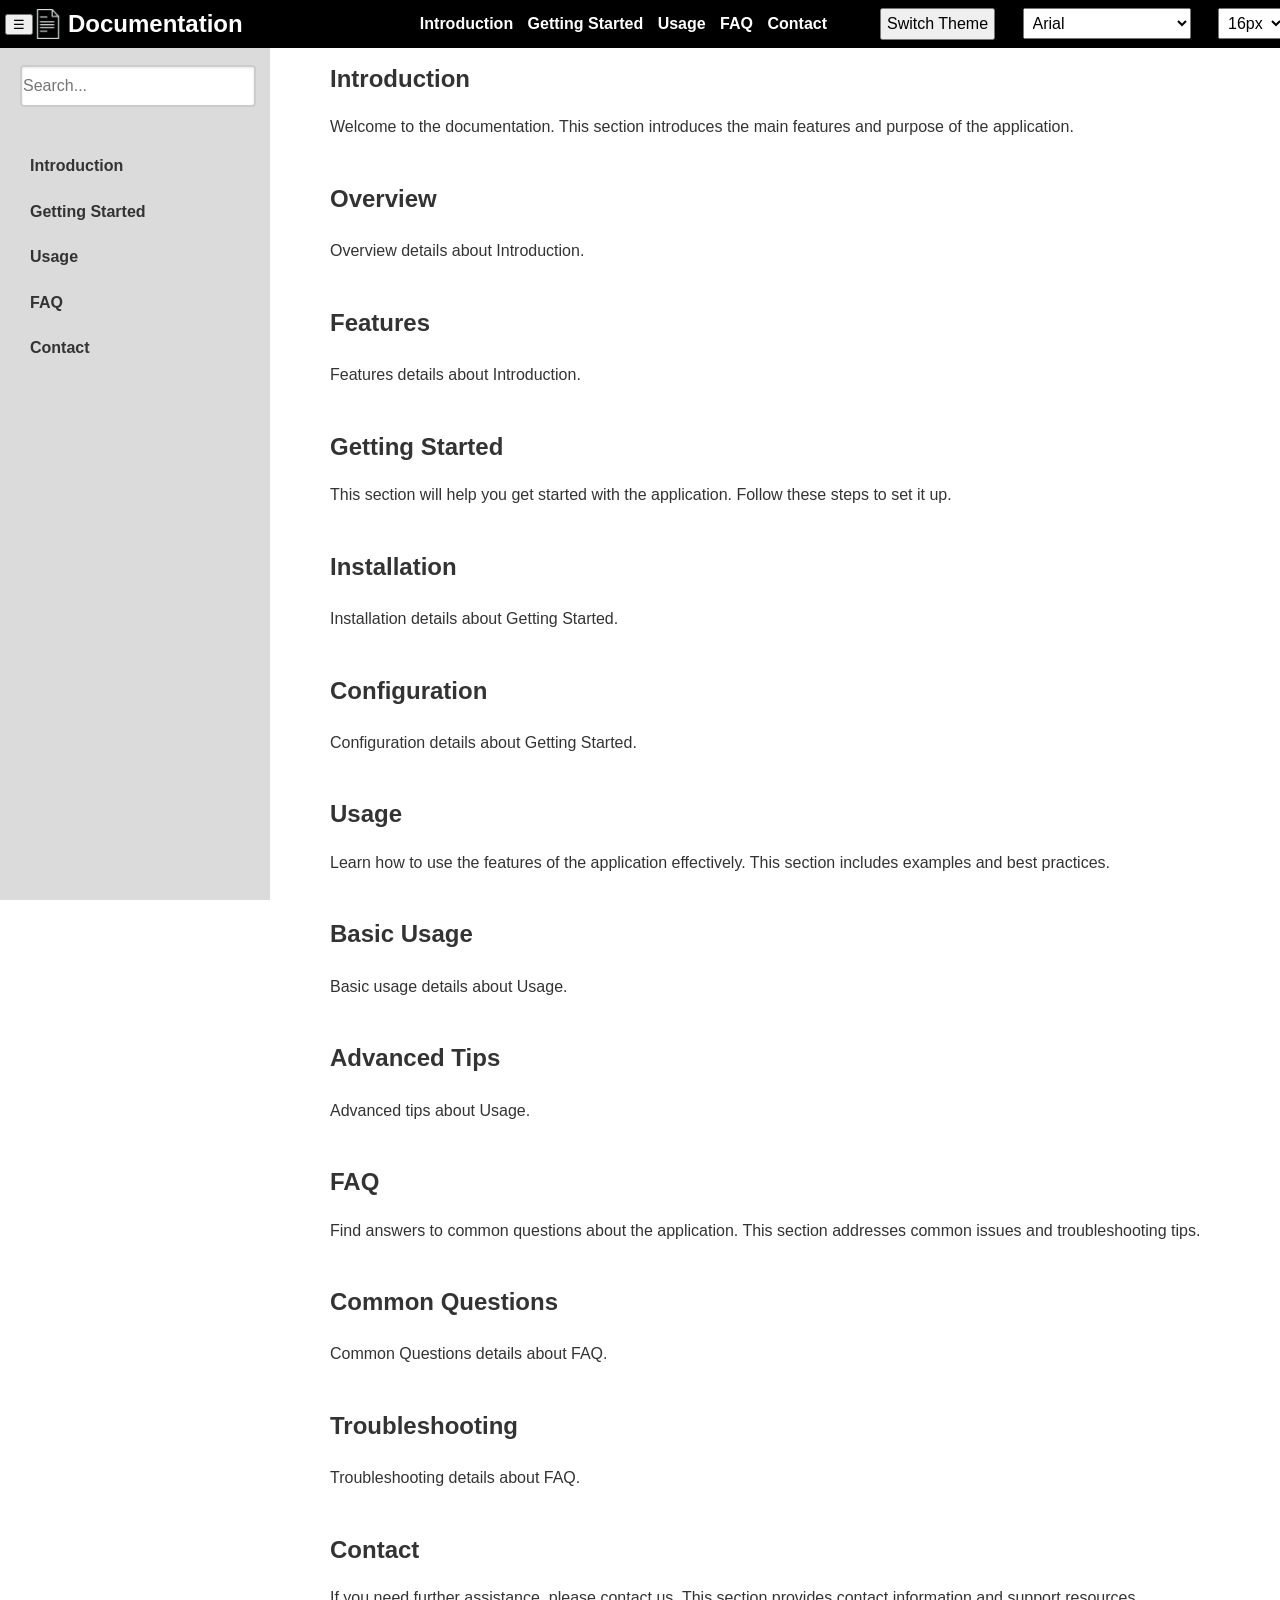
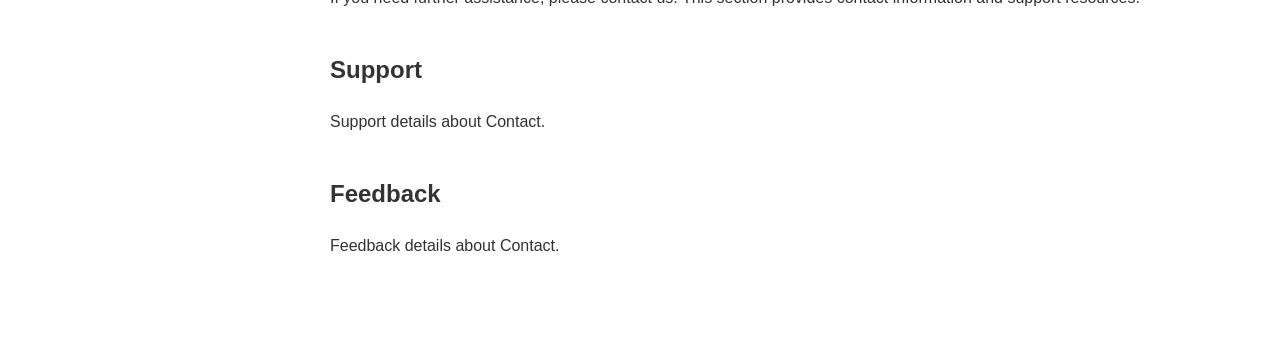
<file: index.html>
<!DOCTYPE html>
<html lang="en">
<head>
    <meta charset="UTF-8">
    <meta name="viewport" content="width=device-width, initial-scale=1.0">
    <title>Documentation</title>
    <link rel="stylesheet" href="styles.css">
</head>
<body class="light-theme">
    <header class="top-nav">
        <button class="sidebar-toggle" id="sidebarToggle">☰</button>
        <div class="logo">
            <img src="logo.png" alt="Logo" class="logo-img">
            <h1>Documentation</h1>
        </div>
        <nav class="top-nav-links">
            <a href="#section1">Introduction</a>
            <a href="#section2">Getting Started</a>
            <a href="#section3">Usage</a>
            <a href="#section4">FAQ</a>
            <a href="#section5">Contact</a>
        </nav>
        <div class="settings">
            <button id="themeToggle">Switch Theme</button>
            <select id="fontSelector">
                <option value="Arial, sans-serif">Arial</option>
                <option value="'Courier New', monospace">Courier New</option>
                <option value="'Georgia', serif">Georgia</option>
                <option value="'Times New Roman', serif">Times New Roman</option>
                <option value="'Verdana', sans-serif">Verdana</option>
            </select>
            <select id="fontSizeSelector">
                <option value="16px">16px</option>
                <option value="18px">18px</option>
                <option value="20px">20px</option>
                <option value="22px">22px</option>
                <option value="24px">24px</option>
            </select>
        </div>
    </header>
    <div class="container">
        <aside class="sidebar" id="sidebar">
            <input type="text" id="searchBox" placeholder="Search...">
            <nav>
                <ul id="navList">
                    <li>
                        <a href="#section1">Introduction</a>
                        <ul class="nested">
                            <li><a href="#section1.1">Overview</a></li>
                            <li><a href="#section1.2">Features</a></li>
                        </ul>
                    </li>
                    <li>
                        <a href="#section2">Getting Started</a>
                        <ul class="nested">
                            <li><a href="#section2.1">Installation</a></li>
                            <li><a href="#section2.2">Configuration</a></li>
                        </ul>
                    </li>
                    <li>
                        <a href="#section3">Usage</a>
                        <ul class="nested">
                            <li><a href="#section3.1">Basic Usage</a></li>
                            <li><a href="#section3.2">Advanced Tips</a></li>
                        </ul>
                    </li>
                    <li>
                        <a href="#section4">FAQ</a>
                        <ul class="nested">
                            <li><a href="#section4.1">Common Questions</a></li>
                            <li><a href="#section4.2">Troubleshooting</a></li>
                        </ul>
                    </li>
                    <li>
                        <a href="#section5">Contact</a>
                        <ul class="nested">
                            <li><a href="#section5.1">Support</a></li>
                            <li><a href="#section5.2">Feedback</a></li>
                        </ul>
                    </li>
                </ul>
            </nav>
        </aside>
        <main class="content" id="content">
            <section id="section1">
                <h1>Introduction</h1>
                <p>Welcome to the documentation. This section introduces the main features and purpose of the application.</p>
            </section>
            <section id="section1.1">
                <h2>Overview</h2>
                <p>Overview details about Introduction.</p>
            </section>
            <section id="section1.2">
                <h2>Features</h2>
                <p>Features details about Introduction.</p>
            </section>
            <section id="section2">
                <h1>Getting Started</h1>
                <p>This section will help you get started with the application. Follow these steps to set it up.</p>
            </section>
            <section id="section2.1">
                <h2>Installation</h2>
                <p>Installation details about Getting Started.</p>
            </section>
            <section id="section2.2">
                <h2>Configuration</h2>
                <p>Configuration details about Getting Started.</p>
            </section>
            <section id="section3">
                <h1>Usage</h1>
                <p>Learn how to use the features of the application effectively. This section includes examples and best practices.</p>
            </section>
            <section id="section3.1">
                <h2>Basic Usage</h2>
                <p>Basic usage details about Usage.</p>
            </section>
            <section id="section3.2">
                <h2>Advanced Tips</h2>
                <p>Advanced tips about Usage.</p>
            </section>
            <section id="section4">
                <h1>FAQ</h1>
                <p>Find answers to common questions about the application. This section addresses common issues and troubleshooting tips.</p>
            </section>
            <section id="section4.1">
                <h2>Common Questions</h2>
                <p>Common Questions details about FAQ.</p>
            </section>
            <section id="section4.2">
                <h2>Troubleshooting</h2>
                <p>Troubleshooting details about FAQ.</p>
            </section>
            <section id="section5">
                <h1>Contact</h1>
                <p>If you need further assistance, please contact us. This section provides contact information and support resources.</p>
            </section>
            <section id="section5.1">
                <h2>Support</h2>
                <p>Support details about Contact.</p>
            </section>
            <section id="section5.2">
                <h2>Feedback</h2>
                <p>Feedback details about Contact.</p>
            </section>
        </main>
    </div>
    <script src="scripts.js"></script>
</body>
</html>
</file>
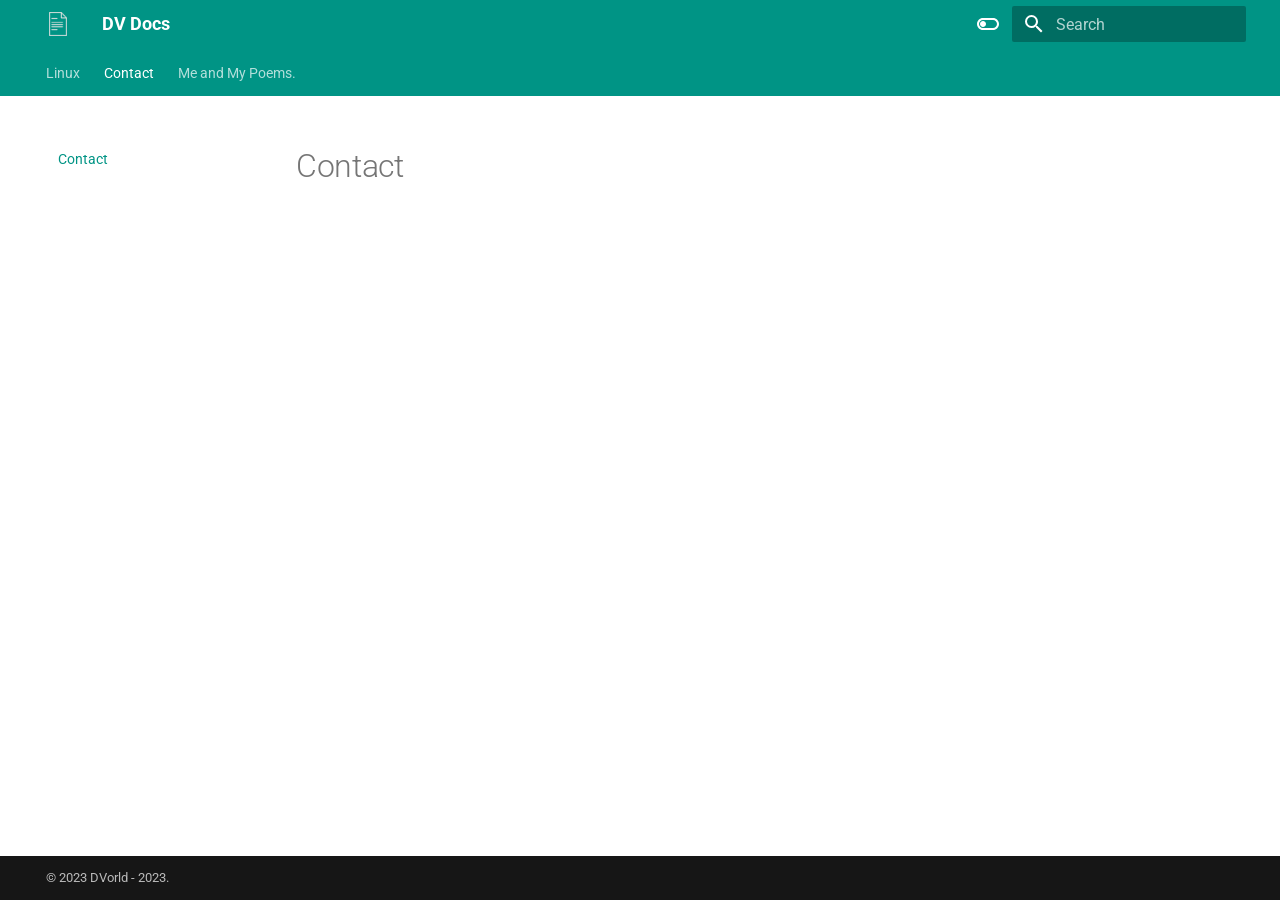
<file: Contact/index.html>
<!doctype html>
<html lang="en" class="no-js">
  <head>
    
      <meta charset="utf-8">
      <meta name="viewport" content="width=device-width,initial-scale=1">
      
      
      
        <link rel="canonical" href="https://dvorld.github.io/Contact/">
      
      
        <link rel="prev" href="..">
      
      
        <link rel="next" href="../My%20Poems/">
      
      
      <link rel="icon" href="../assets/images/favicon.png">
      <meta name="generator" content="mkdocs-1.5.3, mkdocs-material-9.4.4">
    
    
      
        <title>Contact - DV Docs</title>
      
    
    
      <link rel="stylesheet" href="../assets/stylesheets/main.bd3936ea.min.css">
      
        
        <link rel="stylesheet" href="../assets/stylesheets/palette.356b1318.min.css">
      
      


    
    
      
    
    
      
        
        
        <link rel="preconnect" href="https://fonts.gstatic.com" crossorigin>
        <link rel="stylesheet" href="https://fonts.googleapis.com/css?family=Roboto:300,300i,400,400i,700,700i%7CRoboto+Mono:400,400i,700,700i&display=fallback">
        <style>:root{--md-text-font:"Roboto";--md-code-font:"Roboto Mono"}</style>
      
    
    
    <script>__md_scope=new URL("..",location),__md_hash=e=>[...e].reduce((e,_)=>(e<<5)-e+_.charCodeAt(0),0),__md_get=(e,_=localStorage,t=__md_scope)=>JSON.parse(_.getItem(t.pathname+"."+e)),__md_set=(e,_,t=localStorage,a=__md_scope)=>{try{t.setItem(a.pathname+"."+e,JSON.stringify(_))}catch(e){}}</script>
    
      

    
    
    
  </head>
  
  
    
    
      
    
    
    
    
    <body dir="ltr" data-md-color-scheme="default" data-md-color-primary="teal" data-md-color-accent="purple">
  
    
    
      <script>var palette=__md_get("__palette");if(palette&&"object"==typeof palette.color)for(var key of Object.keys(palette.color))document.body.setAttribute("data-md-color-"+key,palette.color[key])</script>
    
    <input class="md-toggle" data-md-toggle="drawer" type="checkbox" id="__drawer" autocomplete="off">
    <input class="md-toggle" data-md-toggle="search" type="checkbox" id="__search" autocomplete="off">
    <label class="md-overlay" for="__drawer"></label>
    <div data-md-component="skip">
      
    </div>
    <div data-md-component="announce">
      
    </div>
    
    
      

<header class="md-header" data-md-component="header">
  <nav class="md-header__inner md-grid" aria-label="Header">
    <a href=".." title="DV Docs" class="md-header__button md-logo" aria-label="DV Docs" data-md-component="logo">
      
  <img src="../logo.png" alt="logo">

    </a>
    <label class="md-header__button md-icon" for="__drawer">
      
      <svg xmlns="http://www.w3.org/2000/svg" viewBox="0 0 24 24"><path d="M3 6h18v2H3V6m0 5h18v2H3v-2m0 5h18v2H3v-2Z"/></svg>
    </label>
    <div class="md-header__title" data-md-component="header-title">
      <div class="md-header__ellipsis">
        <div class="md-header__topic">
          <span class="md-ellipsis">
            DV Docs
          </span>
        </div>
        <div class="md-header__topic" data-md-component="header-topic">
          <span class="md-ellipsis">
            
              Contact
            
          </span>
        </div>
      </div>
    </div>
    
      
        <form class="md-header__option" data-md-component="palette">
  
    
    
    
    <input class="md-option" data-md-color-media="" data-md-color-scheme="default" data-md-color-primary="teal" data-md-color-accent="purple"  aria-label="Switch to dark mode"  type="radio" name="__palette" id="__palette_1">
    
      <label class="md-header__button md-icon" title="Switch to dark mode" for="__palette_2" hidden>
        <svg xmlns="http://www.w3.org/2000/svg" viewBox="0 0 24 24"><path d="M17 6H7c-3.31 0-6 2.69-6 6s2.69 6 6 6h10c3.31 0 6-2.69 6-6s-2.69-6-6-6zm0 10H7c-2.21 0-4-1.79-4-4s1.79-4 4-4h10c2.21 0 4 1.79 4 4s-1.79 4-4 4zM7 9c-1.66 0-3 1.34-3 3s1.34 3 3 3 3-1.34 3-3-1.34-3-3-3z"/></svg>
      </label>
    
  
    
    
    
    <input class="md-option" data-md-color-media="" data-md-color-scheme="slate" data-md-color-primary="teal" data-md-color-accent="lime"  aria-label="Switch to light mode"  type="radio" name="__palette" id="__palette_2">
    
      <label class="md-header__button md-icon" title="Switch to light mode" for="__palette_1" hidden>
        <svg xmlns="http://www.w3.org/2000/svg" viewBox="0 0 24 24"><path d="M17 7H7a5 5 0 0 0-5 5 5 5 0 0 0 5 5h10a5 5 0 0 0 5-5 5 5 0 0 0-5-5m0 8a3 3 0 0 1-3-3 3 3 0 0 1 3-3 3 3 0 0 1 3 3 3 3 0 0 1-3 3Z"/></svg>
      </label>
    
  
</form>
      
    
    
    
      <label class="md-header__button md-icon" for="__search">
        
        <svg xmlns="http://www.w3.org/2000/svg" viewBox="0 0 24 24"><path d="M9.5 3A6.5 6.5 0 0 1 16 9.5c0 1.61-.59 3.09-1.56 4.23l.27.27h.79l5 5-1.5 1.5-5-5v-.79l-.27-.27A6.516 6.516 0 0 1 9.5 16 6.5 6.5 0 0 1 3 9.5 6.5 6.5 0 0 1 9.5 3m0 2C7 5 5 7 5 9.5S7 14 9.5 14 14 12 14 9.5 12 5 9.5 5Z"/></svg>
      </label>
      <div class="md-search" data-md-component="search" role="dialog">
  <label class="md-search__overlay" for="__search"></label>
  <div class="md-search__inner" role="search">
    <form class="md-search__form" name="search">
      <input type="text" class="md-search__input" name="query" aria-label="Search" placeholder="Search" autocapitalize="off" autocorrect="off" autocomplete="off" spellcheck="false" data-md-component="search-query" required>
      <label class="md-search__icon md-icon" for="__search">
        
        <svg xmlns="http://www.w3.org/2000/svg" viewBox="0 0 24 24"><path d="M9.5 3A6.5 6.5 0 0 1 16 9.5c0 1.61-.59 3.09-1.56 4.23l.27.27h.79l5 5-1.5 1.5-5-5v-.79l-.27-.27A6.516 6.516 0 0 1 9.5 16 6.5 6.5 0 0 1 3 9.5 6.5 6.5 0 0 1 9.5 3m0 2C7 5 5 7 5 9.5S7 14 9.5 14 14 12 14 9.5 12 5 9.5 5Z"/></svg>
        
        <svg xmlns="http://www.w3.org/2000/svg" viewBox="0 0 24 24"><path d="M20 11v2H8l5.5 5.5-1.42 1.42L4.16 12l7.92-7.92L13.5 5.5 8 11h12Z"/></svg>
      </label>
      <nav class="md-search__options" aria-label="Search">
        
        <button type="reset" class="md-search__icon md-icon" title="Clear" aria-label="Clear" tabindex="-1">
          
          <svg xmlns="http://www.w3.org/2000/svg" viewBox="0 0 24 24"><path d="M19 6.41 17.59 5 12 10.59 6.41 5 5 6.41 10.59 12 5 17.59 6.41 19 12 13.41 17.59 19 19 17.59 13.41 12 19 6.41Z"/></svg>
        </button>
      </nav>
      
        <div class="md-search__suggest" data-md-component="search-suggest"></div>
      
    </form>
    <div class="md-search__output">
      <div class="md-search__scrollwrap" data-md-scrollfix>
        <div class="md-search-result" data-md-component="search-result">
          <div class="md-search-result__meta">
            Initializing search
          </div>
          <ol class="md-search-result__list" role="presentation"></ol>
        </div>
      </div>
    </div>
  </div>
</div>
    
    
  </nav>
  
</header>
    
    <div class="md-container" data-md-component="container">
      
      
        
          
            
<nav class="md-tabs" aria-label="Tabs" data-md-component="tabs">
  <div class="md-grid">
    <ul class="md-tabs__list">
      
        
  
  
  
    <li class="md-tabs__item">
      <a href=".." class="md-tabs__link">
        
  
    
  
  Linux

      </a>
    </li>
  

      
        
  
  
    
  
  
    <li class="md-tabs__item md-tabs__item--active">
      <a href="./" class="md-tabs__link">
        
  
    
  
  Contact

      </a>
    </li>
  

      
        
  
  
  
    <li class="md-tabs__item">
      <a href="../My%20Poems/" class="md-tabs__link">
        
  
    
  
  Me and My Poems.

      </a>
    </li>
  

      
    </ul>
  </div>
</nav>
          
        
      
      <main class="md-main" data-md-component="main">
        <div class="md-main__inner md-grid">
          
            
              
              <div class="md-sidebar md-sidebar--primary" data-md-component="sidebar" data-md-type="navigation" >
                <div class="md-sidebar__scrollwrap">
                  <div class="md-sidebar__inner">
                    


  


  

<nav class="md-nav md-nav--primary md-nav--lifted md-nav--integrated" aria-label="Navigation" data-md-level="0">
  <label class="md-nav__title" for="__drawer">
    <a href=".." title="DV Docs" class="md-nav__button md-logo" aria-label="DV Docs" data-md-component="logo">
      
  <img src="../logo.png" alt="logo">

    </a>
    DV Docs
  </label>
  
  <ul class="md-nav__list" data-md-scrollfix>
    
      
      
  
  
  
    <li class="md-nav__item">
      <a href=".." class="md-nav__link">
        
  
  <span class="md-ellipsis">
    Linux
  </span>
  

      </a>
    </li>
  

    
      
      
  
  
    
  
  
    <li class="md-nav__item md-nav__item--active">
      
      <input class="md-nav__toggle md-toggle" type="checkbox" id="__toc">
      
      
      
      <a href="./" class="md-nav__link md-nav__link--active">
        
  
  <span class="md-ellipsis">
    Contact
  </span>
  

      </a>
      
    </li>
  

    
      
      
  
  
  
    <li class="md-nav__item">
      <a href="../My%20Poems/" class="md-nav__link">
        
  
  <span class="md-ellipsis">
    Me and My Poems.
  </span>
  

      </a>
    </li>
  

    
  </ul>
</nav>
                  </div>
                </div>
              </div>
            
            
          
          
            <div class="md-content" data-md-component="content">
              <article class="md-content__inner md-typeset">
                
                  


  <h1>Contact</h1>







                
              </article>
            </div>
          
          
  <script>var tabs=__md_get("__tabs");if(Array.isArray(tabs))e:for(var set of document.querySelectorAll(".tabbed-set")){var tab,labels=set.querySelector(".tabbed-labels");for(tab of tabs)for(var label of labels.getElementsByTagName("label"))if(label.innerText.trim()===tab){var input=document.getElementById(label.htmlFor);input.checked=!0;continue e}}</script>

        </div>
        
          <button type="button" class="md-top md-icon" data-md-component="top" hidden>
  
  <svg xmlns="http://www.w3.org/2000/svg" viewBox="0 0 24 24"><path d="M13 20h-2V8l-5.5 5.5-1.42-1.42L12 4.16l7.92 7.92-1.42 1.42L13 8v12Z"/></svg>
  Back to top
</button>
        
      </main>
      
        <footer class="md-footer">
  
  <div class="md-footer-meta md-typeset">
    <div class="md-footer-meta__inner md-grid">
      <div class="md-copyright">
  
    <div class="md-copyright__highlight">
      &copy; 2023 <a href="https://github.com/"  target="_blank" rel="noopener">DVorld - 2023.</a>
    </div>
  
  
</div>
      
    </div>
  </div>
</footer>
      
    </div>
    <div class="md-dialog" data-md-component="dialog">
      <div class="md-dialog__inner md-typeset"></div>
    </div>
    
    
    <script id="__config" type="application/json">{"base": "..", "features": ["navigation.tabs", "navigation.sections", "toc.integrate", "navigation.top", "search.suggest", "search.highlight", "content.tabs.link", "content.code.annotation", "content.code.copy"], "search": "../assets/javascripts/workers/search.f886a092.min.js", "translations": {"clipboard.copied": "Copied to clipboard", "clipboard.copy": "Copy to clipboard", "search.result.more.one": "1 more on this page", "search.result.more.other": "# more on this page", "search.result.none": "No matching documents", "search.result.one": "1 matching document", "search.result.other": "# matching documents", "search.result.placeholder": "Type to start searching", "search.result.term.missing": "Missing", "select.version": "Select version"}}</script>
    
    
      <script src="../assets/javascripts/bundle.94c44541.min.js"></script>
      
    
  </body>
</html>
</file>
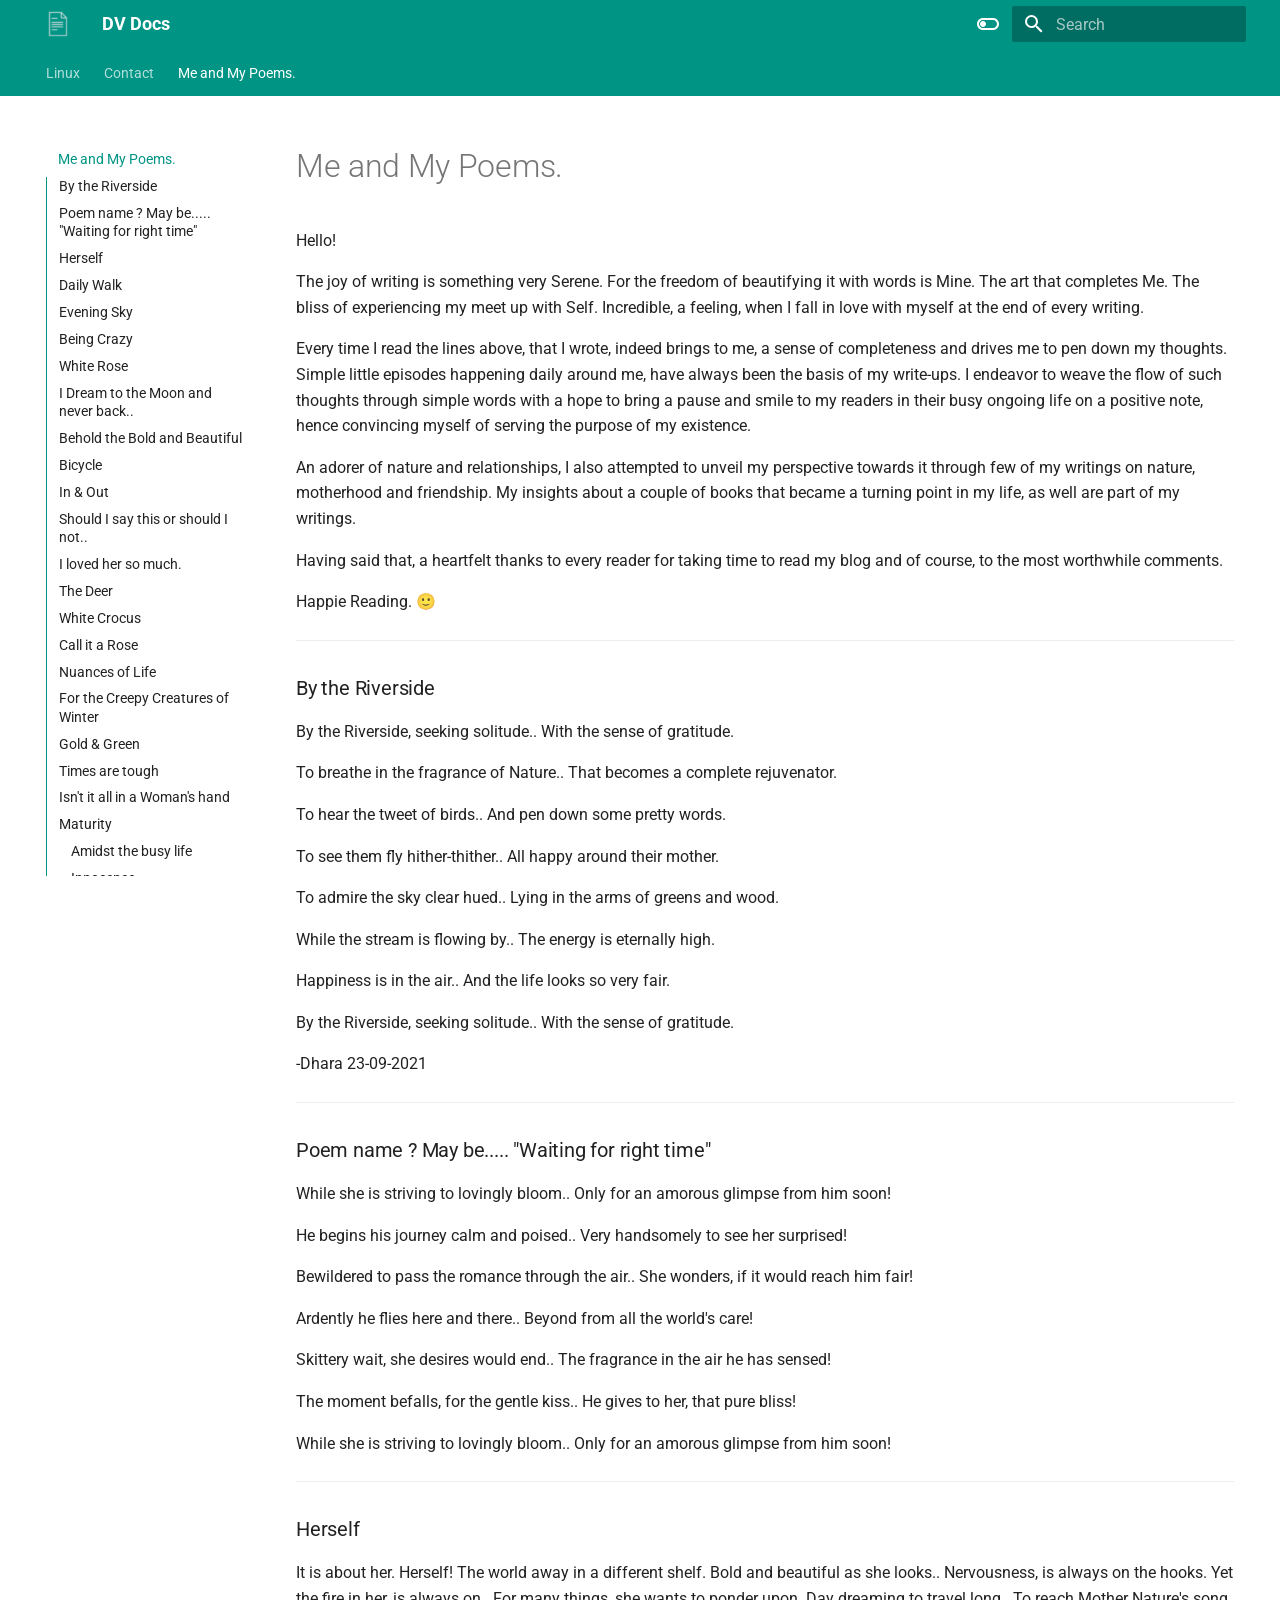
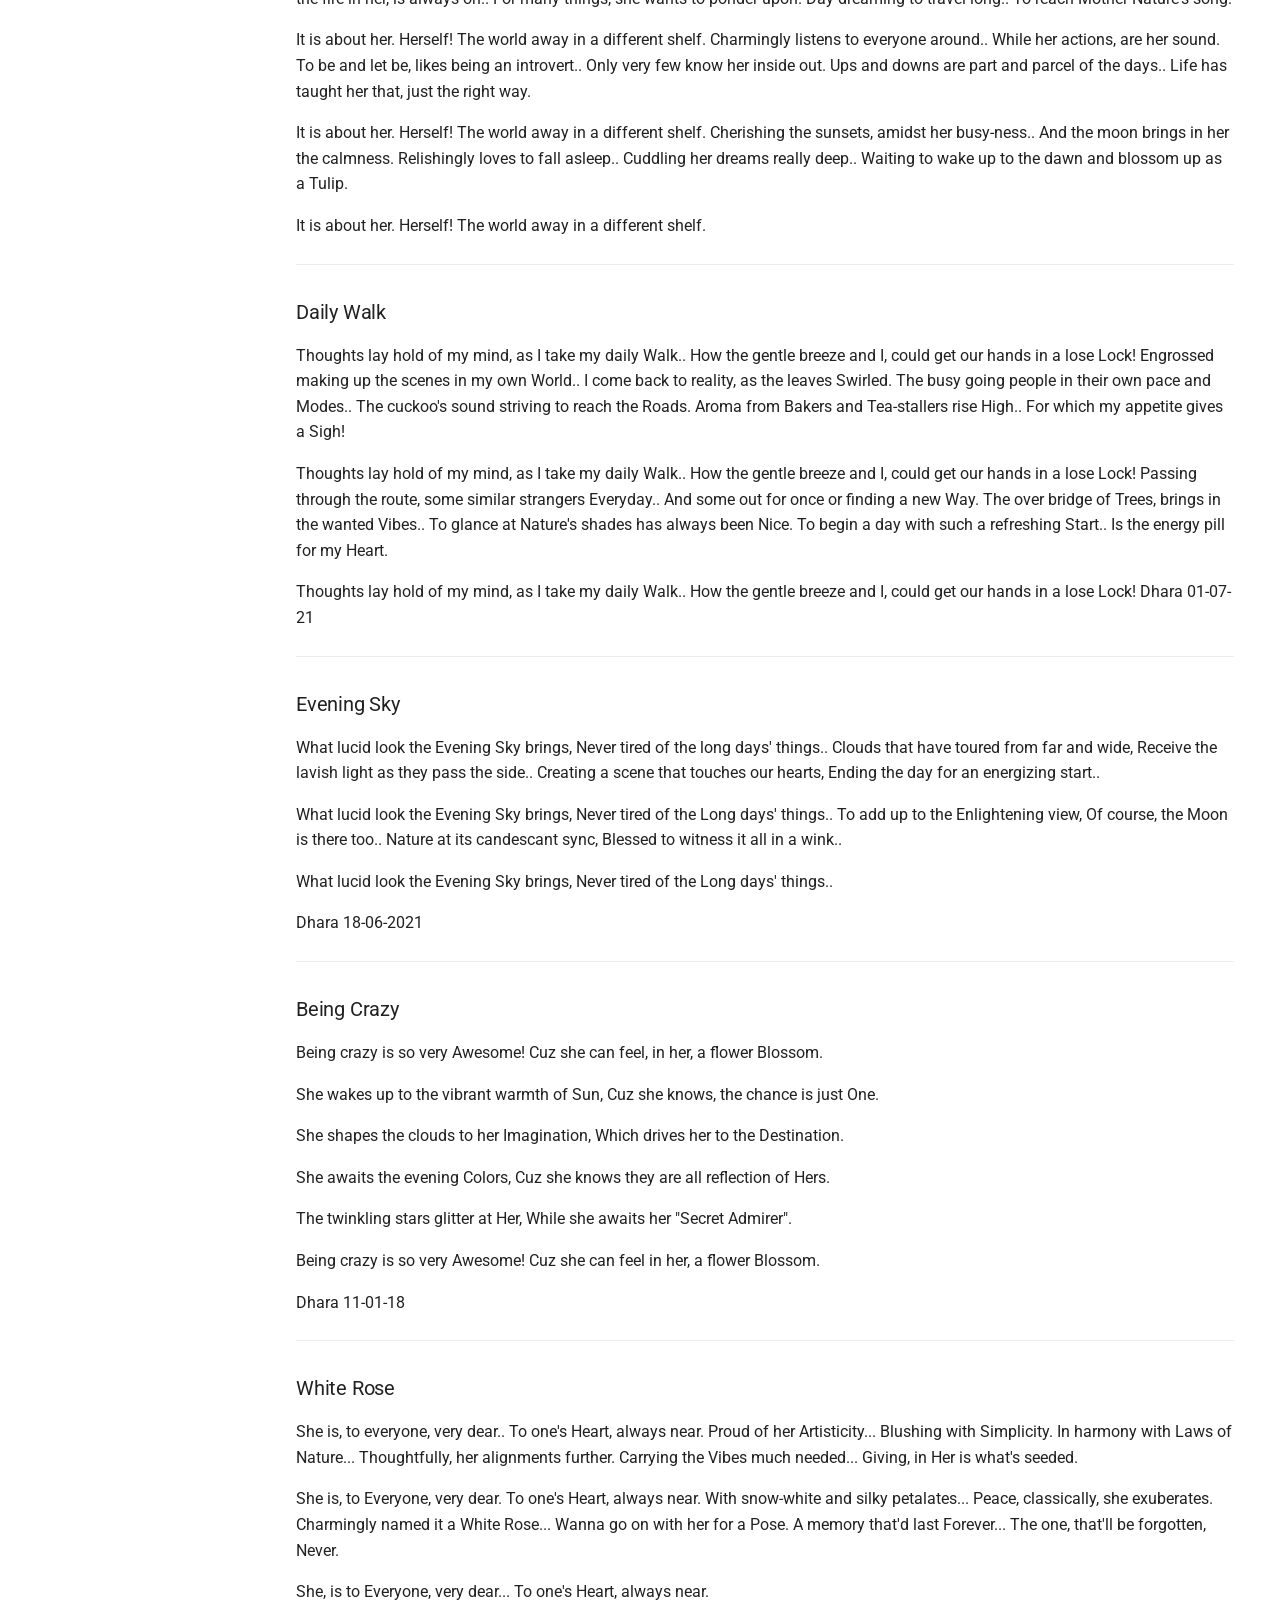
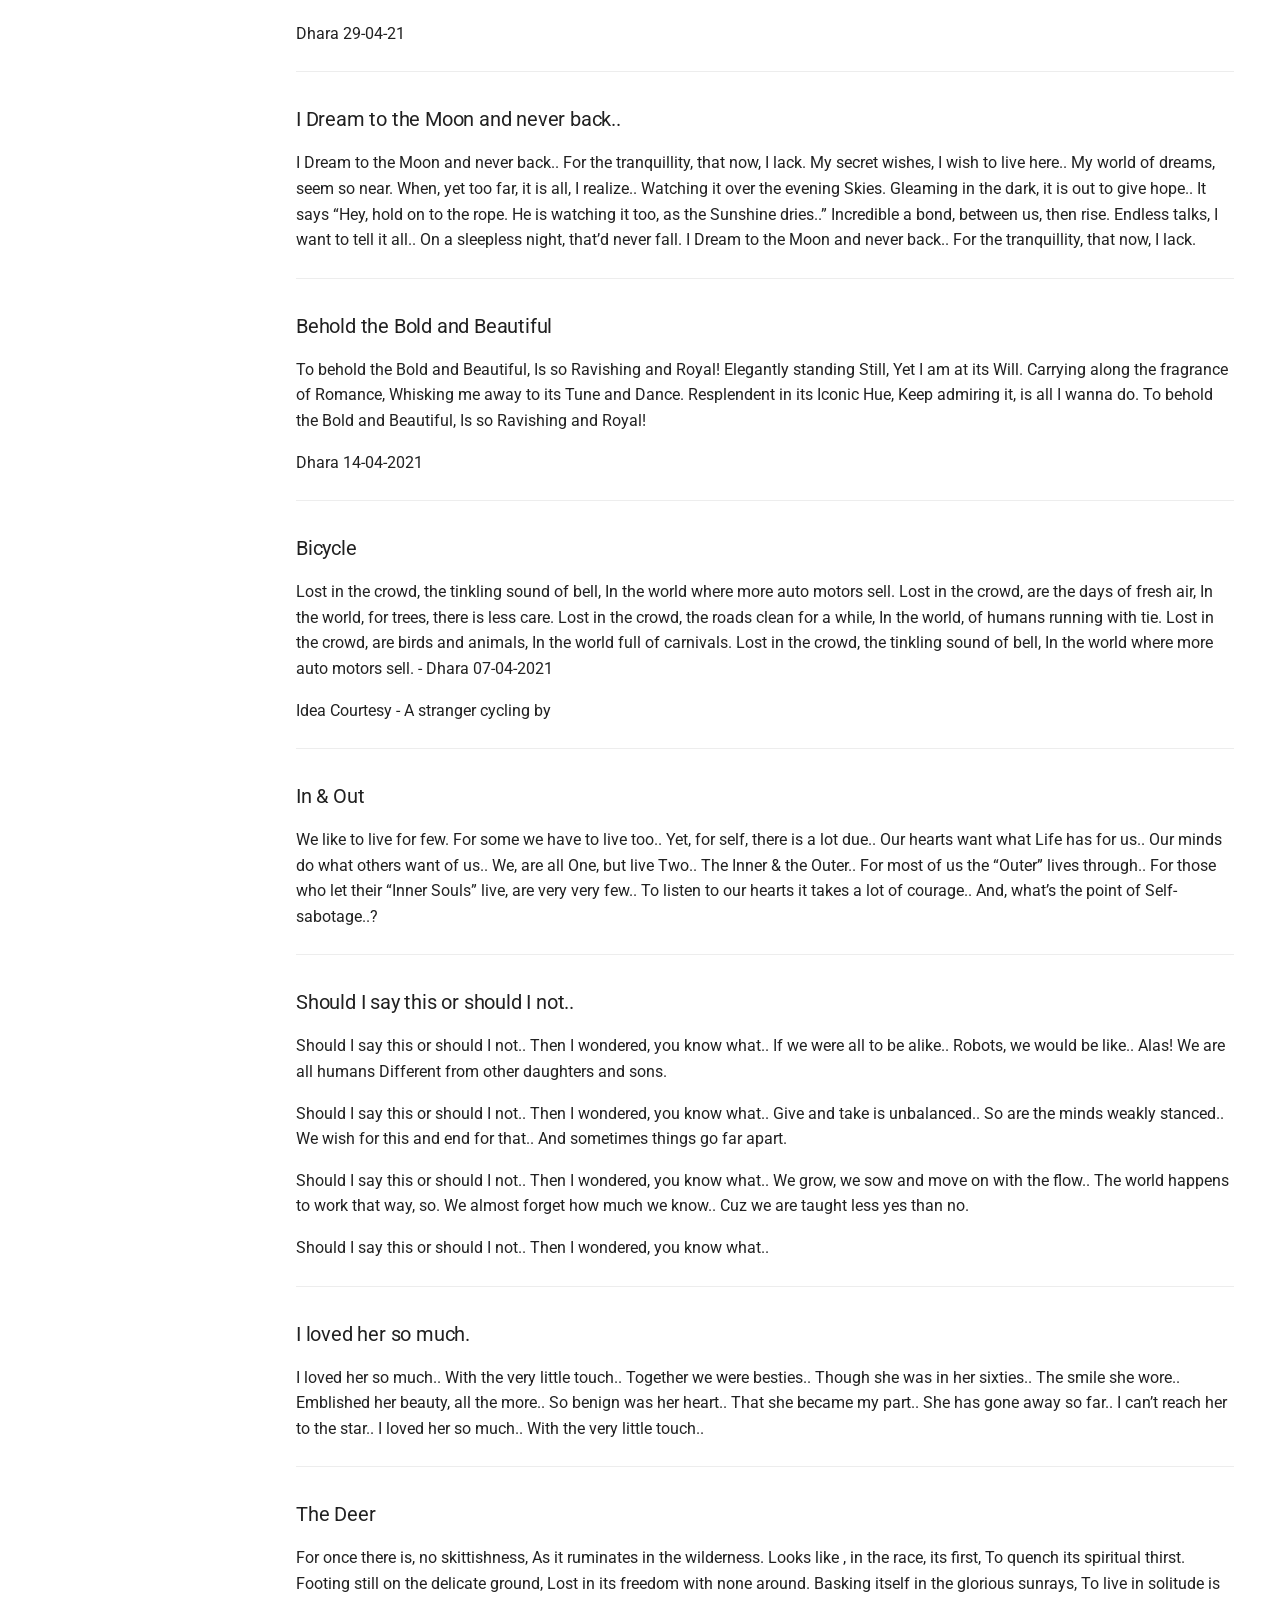
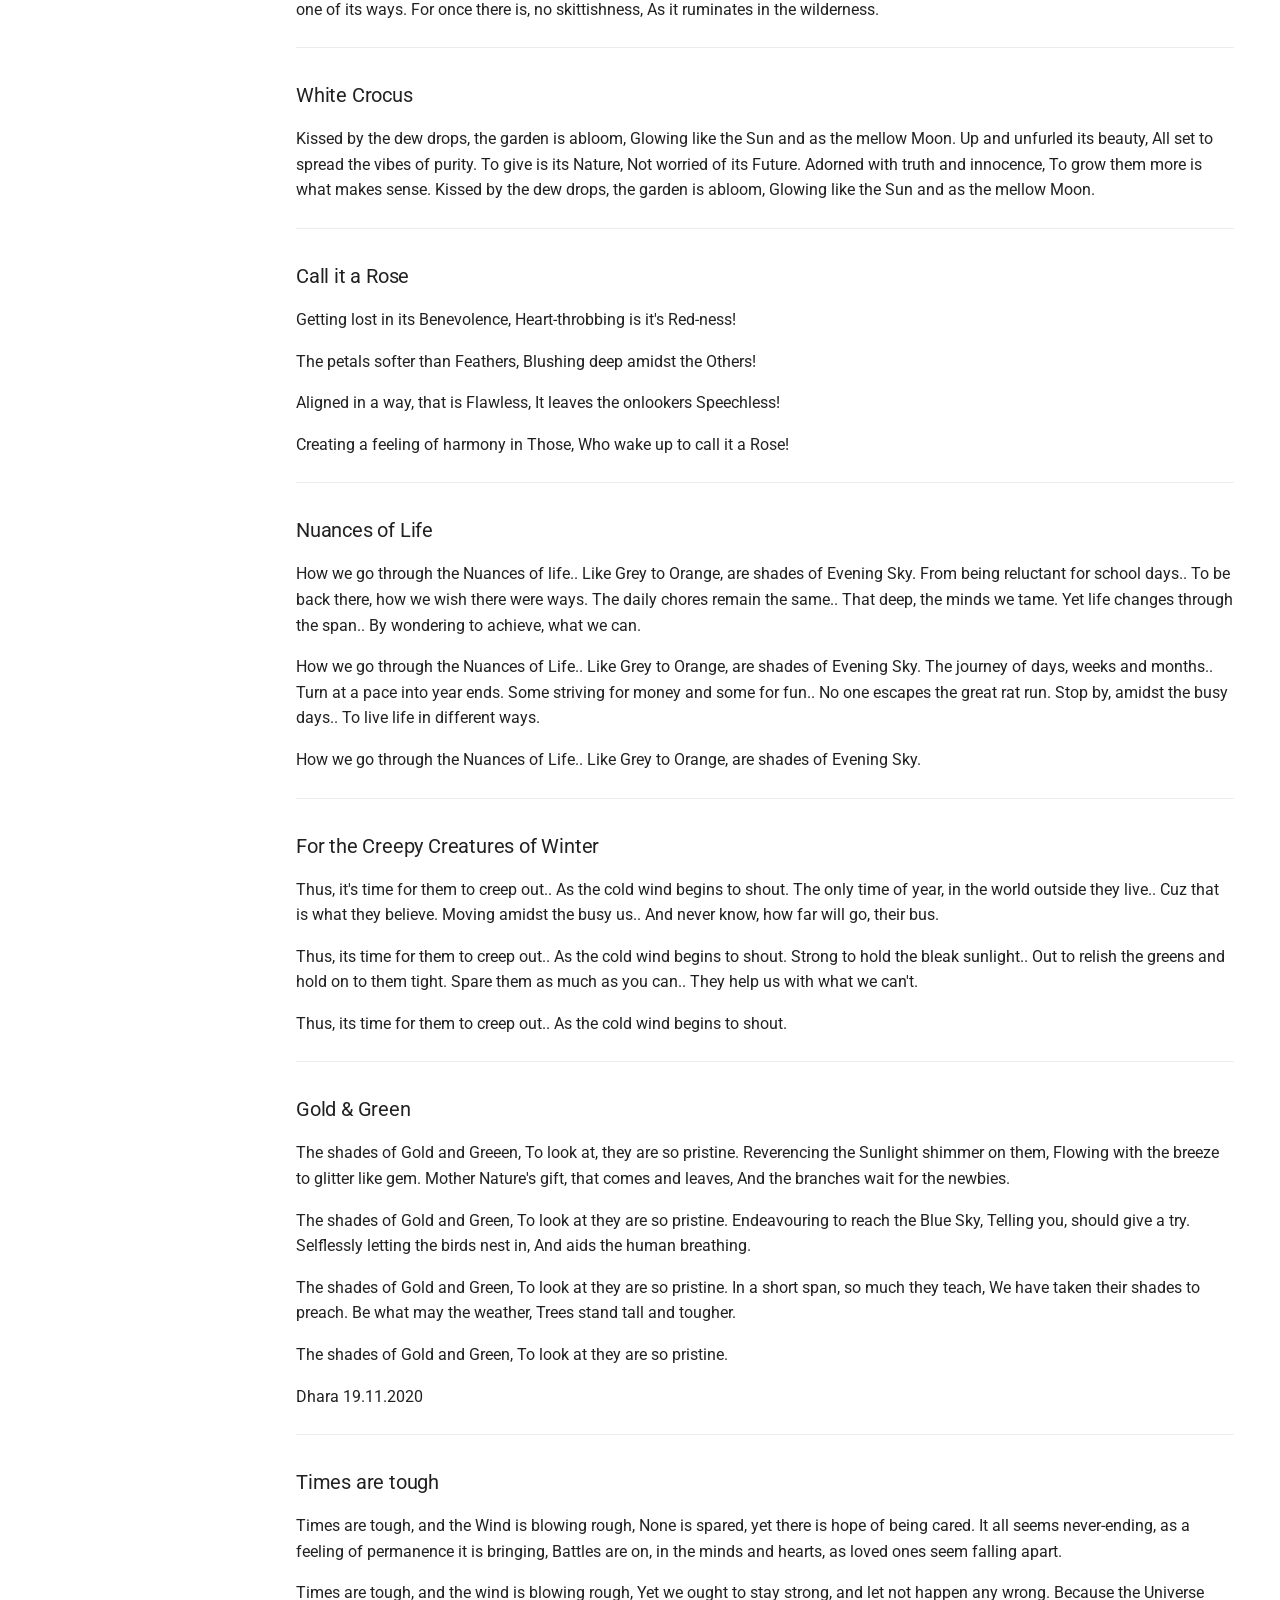
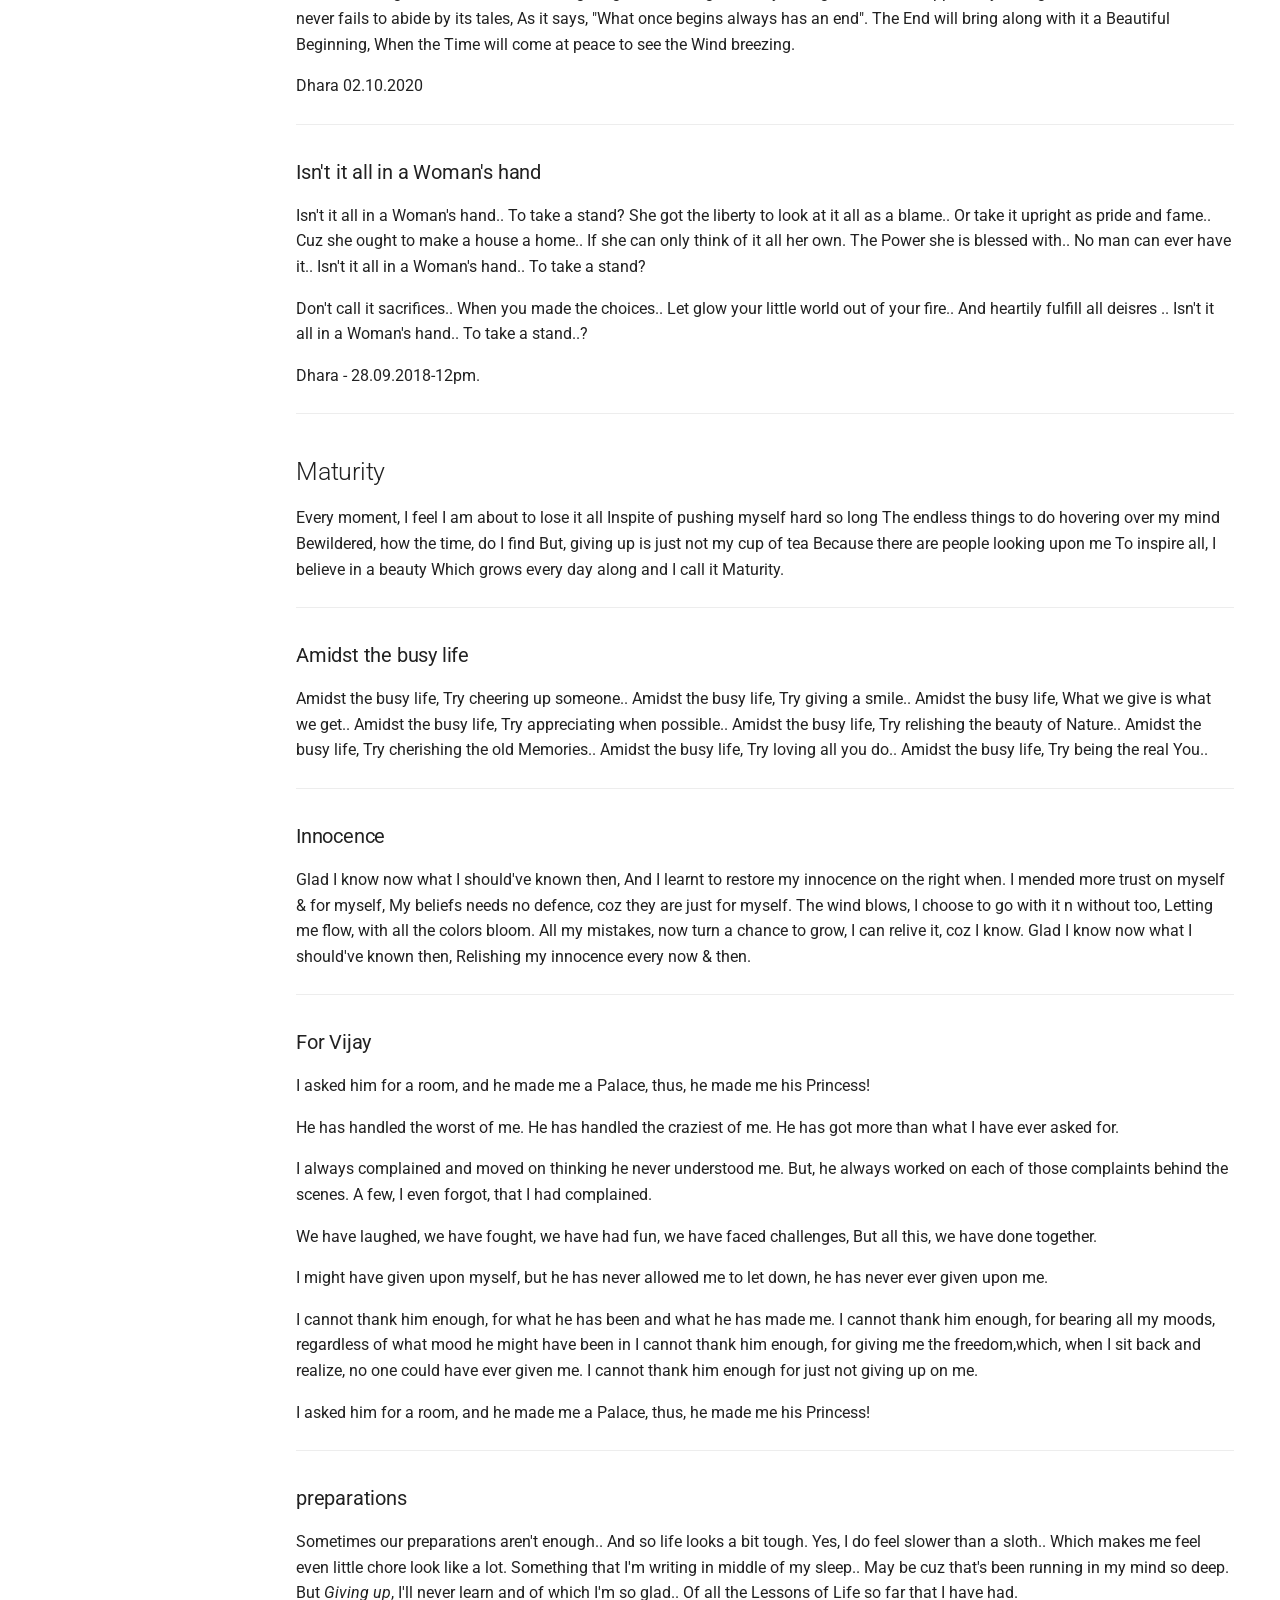
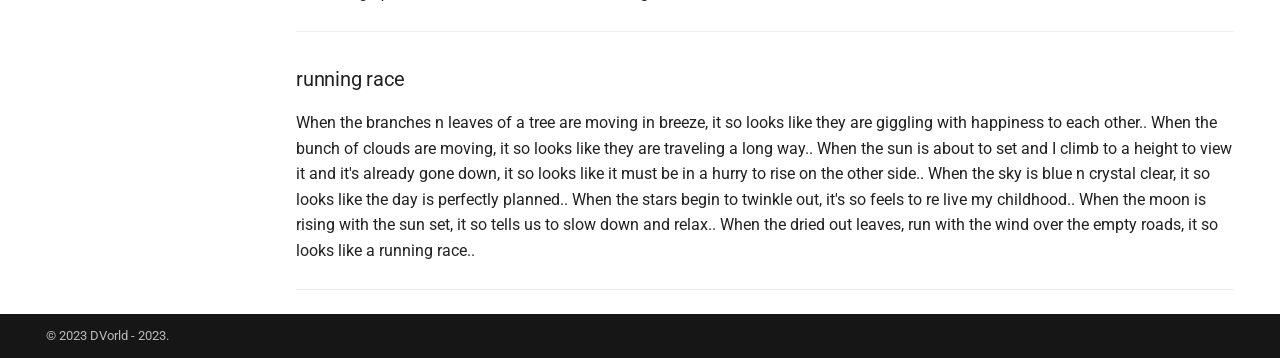
<file: My Poems/index.html>
<!doctype html>
<html lang="en" class="no-js">
  <head>
    
      <meta charset="utf-8">
      <meta name="viewport" content="width=device-width,initial-scale=1">
      
      
      
        <link rel="canonical" href="https://dvorld.github.io/My%20Poems/">
      
      
        <link rel="prev" href="../Contact/">
      
      
      
      <link rel="icon" href="../assets/images/favicon.png">
      <meta name="generator" content="mkdocs-1.5.3, mkdocs-material-9.4.4">
    
    
      
        <title>Me and My Poems. - DV Docs</title>
      
    
    
      <link rel="stylesheet" href="../assets/stylesheets/main.bd3936ea.min.css">
      
        
        <link rel="stylesheet" href="../assets/stylesheets/palette.356b1318.min.css">
      
      


    
    
      
    
    
      
        
        
        <link rel="preconnect" href="https://fonts.gstatic.com" crossorigin>
        <link rel="stylesheet" href="https://fonts.googleapis.com/css?family=Roboto:300,300i,400,400i,700,700i%7CRoboto+Mono:400,400i,700,700i&display=fallback">
        <style>:root{--md-text-font:"Roboto";--md-code-font:"Roboto Mono"}</style>
      
    
    
    <script>__md_scope=new URL("..",location),__md_hash=e=>[...e].reduce((e,_)=>(e<<5)-e+_.charCodeAt(0),0),__md_get=(e,_=localStorage,t=__md_scope)=>JSON.parse(_.getItem(t.pathname+"."+e)),__md_set=(e,_,t=localStorage,a=__md_scope)=>{try{t.setItem(a.pathname+"."+e,JSON.stringify(_))}catch(e){}}</script>
    
      

    
    
    
  </head>
  
  
    
    
      
    
    
    
    
    <body dir="ltr" data-md-color-scheme="default" data-md-color-primary="teal" data-md-color-accent="purple">
  
    
    
      <script>var palette=__md_get("__palette");if(palette&&"object"==typeof palette.color)for(var key of Object.keys(palette.color))document.body.setAttribute("data-md-color-"+key,palette.color[key])</script>
    
    <input class="md-toggle" data-md-toggle="drawer" type="checkbox" id="__drawer" autocomplete="off">
    <input class="md-toggle" data-md-toggle="search" type="checkbox" id="__search" autocomplete="off">
    <label class="md-overlay" for="__drawer"></label>
    <div data-md-component="skip">
      
        
        <a href="#me-and-my-poems" class="md-skip">
          Skip to content
        </a>
      
    </div>
    <div data-md-component="announce">
      
    </div>
    
    
      

<header class="md-header" data-md-component="header">
  <nav class="md-header__inner md-grid" aria-label="Header">
    <a href=".." title="DV Docs" class="md-header__button md-logo" aria-label="DV Docs" data-md-component="logo">
      
  <img src="../logo.png" alt="logo">

    </a>
    <label class="md-header__button md-icon" for="__drawer">
      
      <svg xmlns="http://www.w3.org/2000/svg" viewBox="0 0 24 24"><path d="M3 6h18v2H3V6m0 5h18v2H3v-2m0 5h18v2H3v-2Z"/></svg>
    </label>
    <div class="md-header__title" data-md-component="header-title">
      <div class="md-header__ellipsis">
        <div class="md-header__topic">
          <span class="md-ellipsis">
            DV Docs
          </span>
        </div>
        <div class="md-header__topic" data-md-component="header-topic">
          <span class="md-ellipsis">
            
              Me and My Poems.
            
          </span>
        </div>
      </div>
    </div>
    
      
        <form class="md-header__option" data-md-component="palette">
  
    
    
    
    <input class="md-option" data-md-color-media="" data-md-color-scheme="default" data-md-color-primary="teal" data-md-color-accent="purple"  aria-label="Switch to dark mode"  type="radio" name="__palette" id="__palette_1">
    
      <label class="md-header__button md-icon" title="Switch to dark mode" for="__palette_2" hidden>
        <svg xmlns="http://www.w3.org/2000/svg" viewBox="0 0 24 24"><path d="M17 6H7c-3.31 0-6 2.69-6 6s2.69 6 6 6h10c3.31 0 6-2.69 6-6s-2.69-6-6-6zm0 10H7c-2.21 0-4-1.79-4-4s1.79-4 4-4h10c2.21 0 4 1.79 4 4s-1.79 4-4 4zM7 9c-1.66 0-3 1.34-3 3s1.34 3 3 3 3-1.34 3-3-1.34-3-3-3z"/></svg>
      </label>
    
  
    
    
    
    <input class="md-option" data-md-color-media="" data-md-color-scheme="slate" data-md-color-primary="teal" data-md-color-accent="lime"  aria-label="Switch to light mode"  type="radio" name="__palette" id="__palette_2">
    
      <label class="md-header__button md-icon" title="Switch to light mode" for="__palette_1" hidden>
        <svg xmlns="http://www.w3.org/2000/svg" viewBox="0 0 24 24"><path d="M17 7H7a5 5 0 0 0-5 5 5 5 0 0 0 5 5h10a5 5 0 0 0 5-5 5 5 0 0 0-5-5m0 8a3 3 0 0 1-3-3 3 3 0 0 1 3-3 3 3 0 0 1 3 3 3 3 0 0 1-3 3Z"/></svg>
      </label>
    
  
</form>
      
    
    
    
      <label class="md-header__button md-icon" for="__search">
        
        <svg xmlns="http://www.w3.org/2000/svg" viewBox="0 0 24 24"><path d="M9.5 3A6.5 6.5 0 0 1 16 9.5c0 1.61-.59 3.09-1.56 4.23l.27.27h.79l5 5-1.5 1.5-5-5v-.79l-.27-.27A6.516 6.516 0 0 1 9.5 16 6.5 6.5 0 0 1 3 9.5 6.5 6.5 0 0 1 9.5 3m0 2C7 5 5 7 5 9.5S7 14 9.5 14 14 12 14 9.5 12 5 9.5 5Z"/></svg>
      </label>
      <div class="md-search" data-md-component="search" role="dialog">
  <label class="md-search__overlay" for="__search"></label>
  <div class="md-search__inner" role="search">
    <form class="md-search__form" name="search">
      <input type="text" class="md-search__input" name="query" aria-label="Search" placeholder="Search" autocapitalize="off" autocorrect="off" autocomplete="off" spellcheck="false" data-md-component="search-query" required>
      <label class="md-search__icon md-icon" for="__search">
        
        <svg xmlns="http://www.w3.org/2000/svg" viewBox="0 0 24 24"><path d="M9.5 3A6.5 6.5 0 0 1 16 9.5c0 1.61-.59 3.09-1.56 4.23l.27.27h.79l5 5-1.5 1.5-5-5v-.79l-.27-.27A6.516 6.516 0 0 1 9.5 16 6.5 6.5 0 0 1 3 9.5 6.5 6.5 0 0 1 9.5 3m0 2C7 5 5 7 5 9.5S7 14 9.5 14 14 12 14 9.5 12 5 9.5 5Z"/></svg>
        
        <svg xmlns="http://www.w3.org/2000/svg" viewBox="0 0 24 24"><path d="M20 11v2H8l5.5 5.5-1.42 1.42L4.16 12l7.92-7.92L13.5 5.5 8 11h12Z"/></svg>
      </label>
      <nav class="md-search__options" aria-label="Search">
        
        <button type="reset" class="md-search__icon md-icon" title="Clear" aria-label="Clear" tabindex="-1">
          
          <svg xmlns="http://www.w3.org/2000/svg" viewBox="0 0 24 24"><path d="M19 6.41 17.59 5 12 10.59 6.41 5 5 6.41 10.59 12 5 17.59 6.41 19 12 13.41 17.59 19 19 17.59 13.41 12 19 6.41Z"/></svg>
        </button>
      </nav>
      
        <div class="md-search__suggest" data-md-component="search-suggest"></div>
      
    </form>
    <div class="md-search__output">
      <div class="md-search__scrollwrap" data-md-scrollfix>
        <div class="md-search-result" data-md-component="search-result">
          <div class="md-search-result__meta">
            Initializing search
          </div>
          <ol class="md-search-result__list" role="presentation"></ol>
        </div>
      </div>
    </div>
  </div>
</div>
    
    
  </nav>
  
</header>
    
    <div class="md-container" data-md-component="container">
      
      
        
          
            
<nav class="md-tabs" aria-label="Tabs" data-md-component="tabs">
  <div class="md-grid">
    <ul class="md-tabs__list">
      
        
  
  
  
    <li class="md-tabs__item">
      <a href=".." class="md-tabs__link">
        
  
    
  
  Linux

      </a>
    </li>
  

      
        
  
  
  
    <li class="md-tabs__item">
      <a href="../Contact/" class="md-tabs__link">
        
  
    
  
  Contact

      </a>
    </li>
  

      
        
  
  
    
  
  
    <li class="md-tabs__item md-tabs__item--active">
      <a href="./" class="md-tabs__link">
        
  
    
  
  Me and My Poems.

      </a>
    </li>
  

      
    </ul>
  </div>
</nav>
          
        
      
      <main class="md-main" data-md-component="main">
        <div class="md-main__inner md-grid">
          
            
              
              <div class="md-sidebar md-sidebar--primary" data-md-component="sidebar" data-md-type="navigation" >
                <div class="md-sidebar__scrollwrap">
                  <div class="md-sidebar__inner">
                    


  


  

<nav class="md-nav md-nav--primary md-nav--lifted md-nav--integrated" aria-label="Navigation" data-md-level="0">
  <label class="md-nav__title" for="__drawer">
    <a href=".." title="DV Docs" class="md-nav__button md-logo" aria-label="DV Docs" data-md-component="logo">
      
  <img src="../logo.png" alt="logo">

    </a>
    DV Docs
  </label>
  
  <ul class="md-nav__list" data-md-scrollfix>
    
      
      
  
  
  
    <li class="md-nav__item">
      <a href=".." class="md-nav__link">
        
  
  <span class="md-ellipsis">
    Linux
  </span>
  

      </a>
    </li>
  

    
      
      
  
  
  
    <li class="md-nav__item">
      <a href="../Contact/" class="md-nav__link">
        
  
  <span class="md-ellipsis">
    Contact
  </span>
  

      </a>
    </li>
  

    
      
      
  
  
    
  
  
    <li class="md-nav__item md-nav__item--active">
      
      <input class="md-nav__toggle md-toggle" type="checkbox" id="__toc">
      
      
        
      
      
        <label class="md-nav__link md-nav__link--active" for="__toc">
          
  
  <span class="md-ellipsis">
    Me and My Poems.
  </span>
  

          <span class="md-nav__icon md-icon"></span>
        </label>
      
      <a href="./" class="md-nav__link md-nav__link--active">
        
  
  <span class="md-ellipsis">
    Me and My Poems.
  </span>
  

      </a>
      
        

<nav class="md-nav md-nav--secondary" aria-label="Table of contents">
  
  
  
    
  
  
    <label class="md-nav__title" for="__toc">
      <span class="md-nav__icon md-icon"></span>
      Table of contents
    </label>
    <ul class="md-nav__list" data-md-component="toc" data-md-scrollfix>
      
        <li class="md-nav__item">
  <a href="#by-the-riverside" class="md-nav__link">
    By the Riverside
  </a>
  
</li>
      
        <li class="md-nav__item">
  <a href="#poem-name-may-be-waiting-for-right-time" class="md-nav__link">
    Poem name ? May be..... "Waiting for right time"
  </a>
  
</li>
      
        <li class="md-nav__item">
  <a href="#herself" class="md-nav__link">
    Herself
  </a>
  
</li>
      
        <li class="md-nav__item">
  <a href="#daily-walk" class="md-nav__link">
    Daily Walk
  </a>
  
</li>
      
        <li class="md-nav__item">
  <a href="#evening-sky" class="md-nav__link">
    Evening Sky
  </a>
  
</li>
      
        <li class="md-nav__item">
  <a href="#being-crazy" class="md-nav__link">
    Being Crazy
  </a>
  
</li>
      
        <li class="md-nav__item">
  <a href="#white-rose" class="md-nav__link">
    White Rose
  </a>
  
</li>
      
        <li class="md-nav__item">
  <a href="#i-dream-to-the-moon-and-never-back" class="md-nav__link">
    I Dream to the Moon and never back..
  </a>
  
</li>
      
        <li class="md-nav__item">
  <a href="#behold-the-bold-and-beautiful" class="md-nav__link">
    Behold the Bold and Beautiful
  </a>
  
</li>
      
        <li class="md-nav__item">
  <a href="#bicycle" class="md-nav__link">
    Bicycle
  </a>
  
</li>
      
        <li class="md-nav__item">
  <a href="#in-out" class="md-nav__link">
    In &amp; Out
  </a>
  
</li>
      
        <li class="md-nav__item">
  <a href="#should-i-say-this-or-should-i-not" class="md-nav__link">
    Should I say this or should I not..
  </a>
  
</li>
      
        <li class="md-nav__item">
  <a href="#i-loved-her-so-much" class="md-nav__link">
    I loved her so much.
  </a>
  
</li>
      
        <li class="md-nav__item">
  <a href="#the-deer" class="md-nav__link">
    The Deer
  </a>
  
</li>
      
        <li class="md-nav__item">
  <a href="#white-crocus" class="md-nav__link">
    White Crocus
  </a>
  
</li>
      
        <li class="md-nav__item">
  <a href="#call-it-a-rose" class="md-nav__link">
    Call it a Rose
  </a>
  
</li>
      
        <li class="md-nav__item">
  <a href="#nuances-of-life" class="md-nav__link">
    Nuances of Life
  </a>
  
</li>
      
        <li class="md-nav__item">
  <a href="#for-the-creepy-creatures-of-winter" class="md-nav__link">
    For the Creepy Creatures of Winter
  </a>
  
</li>
      
        <li class="md-nav__item">
  <a href="#gold-green" class="md-nav__link">
    Gold &amp; Green
  </a>
  
</li>
      
        <li class="md-nav__item">
  <a href="#times-are-tough" class="md-nav__link">
    Times are tough
  </a>
  
</li>
      
        <li class="md-nav__item">
  <a href="#isnt-it-all-in-a-womans-hand" class="md-nav__link">
    Isn't it all in a Woman's hand
  </a>
  
</li>
      
        <li class="md-nav__item">
  <a href="#maturity" class="md-nav__link">
    Maturity
  </a>
  
    <nav class="md-nav" aria-label="Maturity">
      <ul class="md-nav__list">
        
          <li class="md-nav__item">
  <a href="#amidst-the-busy-life" class="md-nav__link">
    Amidst the busy life
  </a>
  
</li>
        
          <li class="md-nav__item">
  <a href="#innocence" class="md-nav__link">
    Innocence
  </a>
  
</li>
        
          <li class="md-nav__item">
  <a href="#for-vijay" class="md-nav__link">
    For Vijay
  </a>
  
</li>
        
          <li class="md-nav__item">
  <a href="#preparations" class="md-nav__link">
    preparations
  </a>
  
</li>
        
          <li class="md-nav__item">
  <a href="#running-race" class="md-nav__link">
    running race
  </a>
  
</li>
        
      </ul>
    </nav>
  
</li>
      
    </ul>
  
</nav>
      
    </li>
  

    
  </ul>
</nav>
                  </div>
                </div>
              </div>
            
            
          
          
            <div class="md-content" data-md-component="content">
              <article class="md-content__inner md-typeset">
                
                  


<h1 id="me-and-my-poems">Me and My Poems.</h1>
<p>Hello!</p>
<p>The joy of writing is something very Serene.
For the freedom of beautifying it with words is Mine.
The art that completes Me.
The bliss of experiencing my meet up with Self.
Incredible, a feeling, when I fall in love with myself at the end of every writing.</p>
<p>Every time I read the lines above, that I wrote, indeed brings to me, a sense of completeness and drives me to pen down my thoughts. Simple little episodes happening daily around me, have always been the basis of my write-ups. I endeavor to weave the flow of such thoughts through simple words with a hope to bring a pause and smile to my readers in their busy ongoing life on a positive note, hence convincing myself of serving the purpose of my existence.</p>
<p>An adorer of nature and relationships, I also attempted to unveil my perspective towards it through few of my writings on nature, motherhood and friendship. My insights about a couple of books that became a turning point in my life, as well are part of my writings.</p>
<p>Having said that, a heartfelt thanks to every reader for taking time to read my blog and of course, to the most worthwhile comments.</p>
<p>Happie Reading. 🙂</p>
<hr />
<h3 id="by-the-riverside">By the Riverside</h3>
<p>By the Riverside, seeking solitude..
With the sense of gratitude.</p>
<p>To breathe in the fragrance of Nature..
That becomes a complete rejuvenator.</p>
<p>To hear the tweet of birds..
And pen down some pretty words.</p>
<p>To see them fly hither-thither..
All happy around their mother.</p>
<p>To admire the sky clear hued..
Lying in the arms of greens and wood.</p>
<p>While the stream is flowing by..
The energy is eternally high.</p>
<p>Happiness is in the air..
And the life looks so very fair.</p>
<p>By the Riverside, seeking solitude..
With the sense of gratitude.</p>
<p>-Dhara
23-09-2021</p>
<hr />
<h3 id="poem-name-may-be-waiting-for-right-time">Poem name ? May be..... "Waiting for right time"</h3>
<p>While she is striving to lovingly bloom..
Only for an amorous glimpse from him soon!</p>
<p>He begins his journey calm and poised..
Very handsomely to see her surprised!</p>
<p>Bewildered to pass the romance through the air..
She wonders, if it would reach him fair!</p>
<p>Ardently he flies here and there..
Beyond from all the world's care!</p>
<p>Skittery wait, she desires would end..
The fragrance in the air he has sensed!</p>
<p>The moment befalls, for the gentle kiss..
He gives to her, that pure bliss!</p>
<p>While she is striving to lovingly bloom..
Only for an amorous glimpse from him soon!</p>
<hr />
<h3 id="herself">Herself</h3>
<p>It is about her. Herself!
The world away in a different shelf.
Bold and beautiful as she looks..
Nervousness, is always on the hooks.
Yet the fire in her, is always on..
For many things, she wants to ponder upon.
Day dreaming to travel long..
To reach Mother Nature's song.</p>
<p>It is about her. Herself!
The world away in a different shelf.
Charmingly listens to everyone around..
While her actions, are her sound.
To be and let be, likes being an introvert..
Only very few know her inside out.
Ups and downs are part and parcel of the days..
Life has taught her that, just the right way.</p>
<p>It is about her. Herself!
The world away in a different shelf.
Cherishing the sunsets, amidst her busy-ness..
And the moon brings in her the calmness.
Relishingly loves to fall asleep..
Cuddling her dreams really deep..
Waiting to wake up to the dawn and blossom up as a Tulip.</p>
<p>It is about her. Herself!
The world away in a different shelf.</p>
<hr />
<h3 id="daily-walk">Daily Walk</h3>
<p>Thoughts lay hold of my mind, as I take my daily Walk..
How the gentle breeze and I, could get our hands in a lose Lock!
Engrossed making up the scenes in my own World..
I come back to reality, as the leaves Swirled.
The busy going people in their own pace and Modes..
The cuckoo's sound striving to reach the Roads.
Aroma from Bakers and Tea-stallers rise High..
For which my appetite gives a Sigh!</p>
<p>Thoughts lay hold of my mind, as I take my daily Walk..
How the gentle breeze and I, could get our hands in a lose Lock!
Passing through the route, some similar strangers Everyday..
And some out for once or finding a new Way.
The over bridge of Trees, brings in the wanted Vibes..
To glance at Nature's shades has always been Nice.
To begin a day with such a refreshing Start..
Is the energy pill for my Heart.</p>
<p>Thoughts lay hold of my mind, as I take my daily Walk..
How the gentle breeze and I, could get our hands in a lose Lock!
Dhara
01-07-21</p>
<hr />
<h3 id="evening-sky">Evening Sky</h3>
<p>What lucid look the Evening Sky brings,
Never tired of the long days' things..
Clouds that have toured from far and wide,
Receive the lavish light as they pass the side..
Creating a scene that touches our hearts,
Ending the day for an energizing start..</p>
<p>What lucid look the Evening Sky brings,
Never tired of the Long days' things..
To add up to the Enlightening view,
Of course, the Moon is there too..
Nature at its candescant sync,
Blessed to witness it all in a wink..</p>
<p>What lucid look the Evening Sky brings,
Never tired of the Long days' things..</p>
<p>Dhara
18-06-2021</p>
<hr />
<h3 id="being-crazy">Being Crazy</h3>
<p>Being crazy is so very Awesome!
Cuz she can feel, in her, a flower Blossom.</p>
<p>She wakes up to the vibrant warmth of Sun,
Cuz she knows, the chance is just One.</p>
<p>She shapes the clouds to her Imagination,
Which drives her to the Destination.</p>
<p>She awaits the evening Colors,
Cuz she knows they are all reflection of Hers.</p>
<p>The twinkling stars glitter at Her,
While she awaits her "Secret Admirer".</p>
<p>Being crazy is so very Awesome!
Cuz she can feel in her, a flower Blossom.</p>
<p>Dhara
11-01-18</p>
<hr />
<h3 id="white-rose">White Rose</h3>
<p>She is, to everyone, very dear..
To one's Heart, always near.
Proud of her Artisticity...
Blushing with Simplicity.
In harmony with Laws of Nature...
Thoughtfully, her alignments further.
Carrying the Vibes much needed...
Giving, in Her is what's seeded.</p>
<p>She is, to Everyone, very dear. 
To one's Heart, always near.
With snow-white and silky petalates...
Peace, classically, she exuberates.
Charmingly named it a White Rose...
Wanna go on with her for a Pose.
A memory that'd last Forever...
The one, that'll be forgotten, Never.</p>
<p>She, is to Everyone, very dear...
To one's Heart, always near.</p>
<p>Dhara 29-04-21</p>
<hr />
<h3 id="i-dream-to-the-moon-and-never-back">I Dream to the Moon and never back..</h3>
<p>I Dream to the Moon and never back..
For the tranquillity, that now, I lack.
My secret wishes, I wish to live here..
My world of dreams, seem so near.
When, yet too far, it is all, I realize..
Watching it over the evening Skies.
Gleaming in the dark, it is out to give hope..
It says “Hey, hold on to the rope.
He is watching it too, as the Sunshine dries..”
Incredible a bond, between us, then rise.
Endless talks, I want to tell it all..
On a sleepless night, that’d never fall.
I Dream to the Moon and never back..
For the tranquillity, that now, I lack.</p>
<hr />
<h3 id="behold-the-bold-and-beautiful">Behold the Bold and Beautiful</h3>
<p>To behold the Bold and Beautiful,
Is so Ravishing and Royal!
Elegantly standing Still,
Yet I am at its Will.
Carrying along the fragrance of Romance,
Whisking me away to its Tune and Dance.
Resplendent in its Iconic Hue,
Keep admiring it, is all I wanna do.
To behold the Bold and Beautiful,
Is so Ravishing and Royal!</p>
<p>Dhara
14-04-2021</p>
<hr />
<h3 id="bicycle">Bicycle</h3>
<p>Lost in the crowd, the tinkling sound of bell,
In the world where more auto motors sell.
Lost in the crowd, are the days of fresh air,
In the world, for trees, there is less care.
Lost in the crowd, the roads clean for a while,
In the world, of humans running with tie.
Lost in the crowd, are birds and animals,
In the world full of carnivals.
Lost in the crowd, the tinkling sound of bell,
In the world where more auto motors sell.
- Dhara
07-04-2021</p>
<p>Idea Courtesy - A stranger cycling by </p>
<hr />
<h3 id="in-out">In &amp; Out</h3>
<p>We like to live for few.
For some we have to live too..
Yet, for self, there is a lot due..
Our hearts want what Life has for us..
Our minds do what others want of us..
We, are all One, but live Two..
The Inner &amp; the Outer..
For most of us the “Outer” lives through..
For those who let their “Inner Souls” live, are very very few..
To listen to our hearts it takes a lot of courage..
And, what’s the point of Self-sabotage..?</p>
<hr />
<h3 id="should-i-say-this-or-should-i-not">Should I say this or should I not..</h3>
<p>Should I say this or should I not..
Then I wondered, you know what..
If we were all to be alike..
Robots, we would be like..
Alas! We are all humans
Different from other daughters and sons.</p>
<p>Should I say this or should I not..
Then I wondered, you know what..
Give and take is unbalanced..
So are the minds weakly stanced..
We wish for this and end for that..
And sometimes things go far apart.</p>
<p>Should I say this or should I not..
Then I wondered, you know what..
We grow, we sow and move on with the flow..
The world happens to work that way, so.
We almost forget how much we know..
Cuz we are taught less yes than no.</p>
<p>Should I say this or should I not..
Then I wondered, you know what..</p>
<hr />
<h3 id="i-loved-her-so-much">I loved her so much.</h3>
<p>I loved her so much..
With the very little touch..
Together we were besties..
Though she was in her sixties..
The smile she wore..
Emblished her beauty, all the more..
So benign was her heart..
That she became my part..
She has gone away so far..
I can’t reach her to the star..
I loved her so much..
With the very little touch..</p>
<hr />
<h3 id="the-deer">The Deer</h3>
<p>For once there is, no skittishness,
As it ruminates in the wilderness.
Looks like , in the race, its first,
To quench its spiritual thirst.
Footing still on the delicate ground,
Lost in its freedom with none around.
Basking itself in the glorious sunrays,
To live in solitude is one of its ways.
For once there is, no skittishness,
As it ruminates in the wilderness.</p>
<hr />
<h3 id="white-crocus">White Crocus</h3>
<p>Kissed by the dew drops, the garden is abloom,
Glowing like the Sun and as the mellow Moon.
Up and unfurled its beauty,
All set to spread the vibes of purity.
To give is its Nature,
Not worried of its Future.
Adorned with truth and innocence,
To grow them more is what makes sense.
Kissed by the dew drops, the garden is abloom,
Glowing like the Sun and as the mellow Moon.</p>
<hr />
<h3 id="call-it-a-rose">Call it a Rose</h3>
<p>Getting lost in its Benevolence,
Heart-throbbing is it's Red-ness!</p>
<p>The petals softer than Feathers,
Blushing deep amidst the Others!</p>
<p>Aligned in a way, that is Flawless,
It leaves the onlookers Speechless!</p>
<p>Creating a feeling of harmony in Those,
Who wake up to call it a Rose!</p>
<hr />
<h3 id="nuances-of-life">Nuances of Life</h3>
<p>How we go through the Nuances of life..
Like Grey to Orange, are shades of Evening Sky.
From being reluctant for school days..
To be back there, how we wish there were ways.
The daily chores remain the same..
That deep, the minds we tame.
Yet life changes through the span..
By wondering to achieve, what we can.</p>
<p>How we go through the Nuances of Life..
Like Grey to Orange, are shades of Evening Sky.
The journey of days, weeks and months..
Turn at a pace into year ends.
Some striving for money and some for fun..
No one escapes the great rat run.
Stop by, amidst the busy days..
To live life in different ways.</p>
<p>How we go through the Nuances of Life..
Like Grey to Orange, are shades of Evening Sky.</p>
<hr />
<h3 id="for-the-creepy-creatures-of-winter">For the Creepy Creatures of Winter</h3>
<p>Thus, it's time for them to creep out..
As the cold wind begins to shout.
The only time of year, in the world outside they live..
Cuz that is what they believe.
Moving amidst the busy us..
And never know, how far will go, their bus.</p>
<p>Thus, its time for them to creep out..
As the cold wind begins to shout.
Strong to hold the bleak sunlight..
Out to relish the greens and hold on to them tight.
Spare them as much as you can..
They help us with what we can't.</p>
<p>Thus, its time for them to creep out..
As the cold wind begins to shout.</p>
<hr />
<h3 id="gold-green">Gold &amp; Green</h3>
<p>The shades of Gold and Greeen,
To look at, they are so pristine.
Reverencing the Sunlight shimmer on them,
Flowing with the breeze to glitter like gem.
Mother Nature's gift, that comes and leaves,
And the branches wait for the newbies.</p>
<p>The shades of Gold and Green,
To look at they are so pristine.
Endeavouring to reach the Blue Sky,
Telling you, should give a try.
Selflessly letting the birds nest in,
And aids the human breathing.</p>
<p>The shades of Gold and Green,
To look at they are so pristine.
In a short span, so much they teach,
We have taken their shades to preach.
Be what may the weather,
Trees stand tall and tougher.</p>
<p>The shades of Gold and Green,
To look at they are so pristine.</p>
<p>Dhara
19.11.2020</p>
<hr />
<h3 id="times-are-tough">Times are tough</h3>
<p>Times are tough, and the Wind is blowing rough,
None is spared, yet there is hope of being cared.
It all seems never-ending, as a feeling of permanence it is bringing,
Battles are on, in the minds and hearts, as loved ones seem falling apart.</p>
<p>Times are tough, and the wind is blowing rough,
Yet we ought to stay strong, and let not happen any wrong.
Because the Universe never fails to abide by its tales,
As it says, "What once begins always has an end".
The End will bring along with it a Beautiful Beginning,
When the Time will come at peace to see the Wind breezing.</p>
<p>Dhara
02.10.2020</p>
<hr />
<h3 id="isnt-it-all-in-a-womans-hand">Isn't it all in a Woman's hand</h3>
<p>Isn't it all in a Woman's hand..
To take a stand?
She got the liberty to look at it all as a blame..
Or take it upright as pride and fame..
Cuz she ought to make a house a home..
If she can only think of it all her own.
The Power she is blessed with..
No man can ever have it..
Isn't it all in a Woman's hand..
To take a stand?</p>
<p>Don't call it sacrifices..
When you made the choices..
Let glow your little world out of your fire..
And heartily fulfill all deisres ..
Isn't it all in a Woman's hand..
To take a stand..?</p>
<p>Dhara - 
28.09.2018-12pm.</p>
<hr />
<h2 id="maturity">Maturity</h2>
<p>Every moment, I feel I am about to lose it all
Inspite of pushing myself hard so long
The endless things to do hovering over my mind
Bewildered, how the time, do I find
But, giving up is just not my cup of tea
Because there are people looking upon me
To inspire all, I believe in a beauty
Which grows every day along and I call it Maturity.</p>
<hr />
<h3 id="amidst-the-busy-life">Amidst the busy life</h3>
<p>Amidst the busy life,
Try cheering up someone..
Amidst the busy life,
Try giving a smile..
Amidst the busy life,
What we give is what we get..
Amidst the busy life,
Try appreciating when possible..
Amidst the busy life,
Try relishing the beauty of Nature..
Amidst the busy life,
Try cherishing the old Memories..
Amidst the busy life,
Try loving all you do..
Amidst the busy life,
Try being the real You..</p>
<hr />
<h3 id="innocence">Innocence</h3>
<p>Glad I know now what I should've known then,
And I learnt to restore my innocence on the right when.
I mended more trust on myself &amp; for myself,
My beliefs needs no defence, coz they are just for myself.
The wind blows, I choose to go with it n without too,
Letting me flow, with all the colors bloom.
All my mistakes, now turn a chance to grow,
I can relive it, coz I know.
Glad I know now what I should've known then,
Relishing my innocence every now &amp; then.</p>
<hr />
<h3 id="for-vijay">For Vijay</h3>
<p>I asked him for a room, and he made me a Palace, thus, he made me his Princess!</p>
<p>He has handled the worst of me.
He has handled the craziest of me.
He has got more than what I have ever asked for.</p>
<p>I always complained and moved on thinking he never understood me.
But, he always worked on each of those complaints behind the scenes.
A few, I even forgot, that I had complained.</p>
<p>We have laughed, we have fought, we have had fun, we have faced challenges, But all this, we have done together.</p>
<p>I might have given upon myself, but he has never allowed me to let down, he has never ever given upon me.</p>
<p>I cannot thank him enough, for what he has been and what he has made me.
I cannot thank him enough, for bearing all my moods, regardless of what mood he might have been in
I cannot thank him enough, for giving me the freedom,which, when I sit back and realize, no one could have ever given me.
I cannot thank him enough for just not giving up on me.</p>
<p>I asked him for a room, and he made me a Palace, thus, he made me his Princess!</p>
<hr />
<h3 id="preparations">preparations</h3>
<p>Sometimes our preparations aren't enough..
And so life looks a bit tough.
Yes, I do feel slower than a sloth..
Which makes me feel even little chore look like a lot.
Something that I'm writing in middle of my sleep..
May be cuz that's been running in my mind so deep.
But <em>Giving up</em>, I'll never learn and of which I'm so glad..
Of all the Lessons of Life so far that I have had.</p>
<hr />
<h3 id="running-race">running race</h3>
<p>When the branches n leaves of a tree are moving in breeze, it so looks like they are giggling with happiness to each other..
When the bunch of clouds are moving, it so looks like they are traveling a long way..
When the sun is about to set and I climb to a height to view it and it's already gone down, it so looks like it must be in a hurry to rise on the other side..
When the sky is blue n crystal clear, it so looks like the day is perfectly planned..
When the stars begin to twinkle out, it's so feels to re live my childhood..
When the moon is rising with the sun set, it so tells us to slow down and relax..
When the dried out leaves, run with the wind over the empty roads, it so looks like a running race..</p>
<hr />





                
              </article>
            </div>
          
          
  <script>var tabs=__md_get("__tabs");if(Array.isArray(tabs))e:for(var set of document.querySelectorAll(".tabbed-set")){var tab,labels=set.querySelector(".tabbed-labels");for(tab of tabs)for(var label of labels.getElementsByTagName("label"))if(label.innerText.trim()===tab){var input=document.getElementById(label.htmlFor);input.checked=!0;continue e}}</script>

        </div>
        
          <button type="button" class="md-top md-icon" data-md-component="top" hidden>
  
  <svg xmlns="http://www.w3.org/2000/svg" viewBox="0 0 24 24"><path d="M13 20h-2V8l-5.5 5.5-1.42-1.42L12 4.16l7.92 7.92-1.42 1.42L13 8v12Z"/></svg>
  Back to top
</button>
        
      </main>
      
        <footer class="md-footer">
  
  <div class="md-footer-meta md-typeset">
    <div class="md-footer-meta__inner md-grid">
      <div class="md-copyright">
  
    <div class="md-copyright__highlight">
      &copy; 2023 <a href="https://github.com/"  target="_blank" rel="noopener">DVorld - 2023.</a>
    </div>
  
  
</div>
      
    </div>
  </div>
</footer>
      
    </div>
    <div class="md-dialog" data-md-component="dialog">
      <div class="md-dialog__inner md-typeset"></div>
    </div>
    
    
    <script id="__config" type="application/json">{"base": "..", "features": ["navigation.tabs", "navigation.sections", "toc.integrate", "navigation.top", "search.suggest", "search.highlight", "content.tabs.link", "content.code.annotation", "content.code.copy"], "search": "../assets/javascripts/workers/search.f886a092.min.js", "translations": {"clipboard.copied": "Copied to clipboard", "clipboard.copy": "Copy to clipboard", "search.result.more.one": "1 more on this page", "search.result.more.other": "# more on this page", "search.result.none": "No matching documents", "search.result.one": "1 matching document", "search.result.other": "# matching documents", "search.result.placeholder": "Type to start searching", "search.result.term.missing": "Missing", "select.version": "Select version"}}</script>
    
    
      <script src="../assets/javascripts/bundle.94c44541.min.js"></script>
      
    
  </body>
</html>
</file>
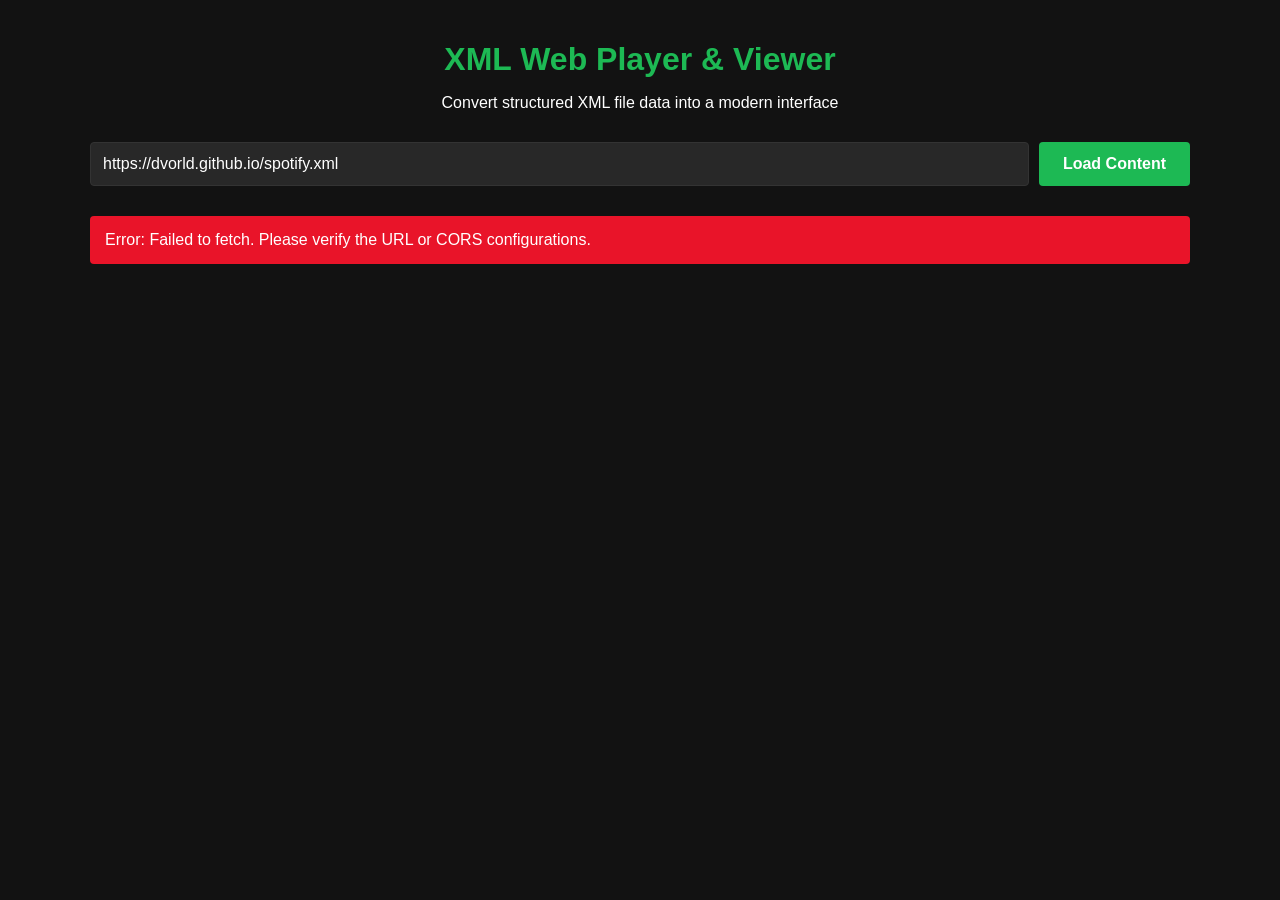
<file: play2.html>
<!DOCTYPE html>
<html lang="en">
<head>
    <meta charset="UTF-8">
    <meta name="viewport" content="width=device-width, initial-scale=1.0">
    <title>XML Data Visualizer</title>
    <style>
        :root {
            --bg-color: #121212;
            --card-bg: #181818;
            --spotify-green: #1DB954;
            --text-color: #FFFFFF;
            --text-muted: #B3B3B3;
        }

        body {
            font-family: 'Segoe UI', Tahoma, Geneva, Verdana, sans-serif;
            background-color: var(--bg-color);
            color: var(--text-color);
            margin: 0;
            padding: 20px;
        }

        .container {
            max-width: 1100px;
            margin: 0 auto;
        }

        header {
            text-align: center;
            margin-bottom: 30px;
        }

        h1 {
            color: var(--spotify-green);
            margin-bottom: 10px;
        }

        .url-box {
            display: flex;
            gap: 10px;
            margin-bottom: 30px;
        }

        input[type="text"] {
            flex: 1;
            padding: 12px;
            border-radius: 4px;
            border: 1px solid #333;
            background-color: #282828;
            color: #fff;
            font-size: 16px;
        }

        button {
            background-color: var(--spotify-green);
            color: white;
            border: none;
            padding: 12px 24px;
            border-radius: 4px;
            font-weight: bold;
            cursor: pointer;
            font-size: 16px;
            transition: transform 0.2s, background-color 0.2s;
        }

        button:hover {
            background-color: #1ed760;
            transform: scale(1.02);
        }

        .error {
            background-color: #e91429;
            color: white;
            padding: 15px;
            border-radius: 4px;
            margin-bottom: 20px;
            display: none;
        }

        .grid {
            display: grid;
            grid-template-columns: repeat(auto-fill, minmax(250px, 1fr));
            gap: 20px;
        }

        .card {
            background-color: var(--card-bg);
            padding: 20px;
            border-radius: 8px;
            box-shadow: 0 4px 6px rgba(0,0,0,0.3);
            transition: background-color 0.3s;
        }

        .card:hover {
            background-color: #282828;
        }

        .card h3 {
            margin-top: 0;
            margin-bottom: 8px;
            color: #fff;
            font-size: 18px;
        }

        .card p {
            margin: 5px 0;
            color: var(--text-muted);
            font-size: 14px;
            word-break: break-word;
        }

        .tag {
            display: inline-block;
            background-color: #333;
            color: var(--spotify-green);
            padding: 4px 8px;
            border-radius: 4px;
            font-size: 12px;
            font-weight: bold;
            margin-top: 10px;
        }

        .loading {
            text-align: center;
            font-size: 18px;
            color: var(--text-muted);
            display: none;
        }
    </style>
</head>
<body>

<div class="container">
    <header>
        <h1>XML Web Player & Viewer</h1>
        <p>Convert structured XML file data into a modern interface</p>
    </header>

    <div class="url-box">
        <input type="text" id="xmlUrl" value="https://dvorld.github.io/spotify.xml" placeholder="Enter XML URL">
        <button onclick="fetchAndParseXML()">Load Content</button>
    </div>

    <div id="errorMessage" class="error"></div>
    <div id="loadingStatus" class="loading">Fetching and processing XML items...</div>
    <div id="displayGrid" class="grid"></div>
</div>

<script>
    async function fetchAndParseXML() {
        const urlInput = document.getElementById('xmlUrl').value.trim();
        const displayGrid = document.getElementById('displayGrid');
        const errorMessage = document.getElementById('errorMessage');
        const loadingStatus = document.getElementById('loadingStatus');

        // Reset UI view
        displayGrid.innerHTML = '';
        errorMessage.style.display = 'none';
        loadingStatus.style.display = 'block';

        try {
            // Using a CORS proxy since GitHub Pages files fetched directly via external JS can hit security blocks
            const corsProxyUrl = `https://allorigins.win{encodeURIComponent(urlInput)}`;
            const response = await fetch(corsProxyUrl);
            
            if (!response.ok) throw new Error('Network response failed.');
            
            const wrapperData = await response.json();
            const xmlText = wrapperData.contents;

            // Parse the string into an XML DOM Object
            const parser = new DOMParser();
            const xmlDoc = parser.parseFromString(xmlText, "text/xml");

            // Check for parsing errors
            const parseError = xmlDoc.getElementsByTagName("parsererror");
            if (parseError.length > 0) {
                throw new Error("Invalid XML formatting structure detected inside the source file.");
            }

            // Dynamically detect nodes (Checks common variants like track, item, entry, song)
            let items = xmlDoc.getElementsByTagName("track");
            if (items.length === 0) items = xmlDoc.getElementsByTagName("item");
            if (items.length === 0) items = xmlDoc.getElementsByTagName("entry");
            if (items.length === 0) items = xmlDoc.children[0]?.children || [];

            if (items.length === 0) {
                displayGrid.innerHTML = `<p style="grid-column: 1/-1; text-align: center;">No repetitive data structures or track nodes found to map.</p>`;
                loadingStatus.style.display = 'none';
                return;
            }

            // Loop through XML items and output cards
            for (let i = 0; i < items.length; i++) {
                const item = items[i];
                if (item.nodeType !== 1) continue; // Skip text nodes

                // Extract all child node details dynamically 
                let cardHtml = `<div class="card">`;
                const children = item.children;
                
                // Track prominent fields
                let title = children[0]?.textContent || "Unnamed Item";
                let descriptionElements = [];

                for (let j = 0; j < children.length; j++) {
                    const tagName = children[j].tagName;
                    const textValue = children[j].textContent;
                    
                    if (j === 0) {
                        cardHtml += `<h3>${textValue}</h3>`;
                    } else if (textValue.startsWith('http://') || textValue.startsWith('https://')) {
                        cardHtml += `<p><strong>${tagName}:</strong> <a href="${textValue}" target="_blank" style="color: #1DB954; text-decoration: none;">Open Link ↗</a></p>`;
                    } else {
                        cardHtml += `<p><strong>${tagName}:</strong> ${textValue}</p>`;
                    }
                }
                
                cardHtml += `<span class="tag">Node: ${item.tagName}</span>`;
                cardHtml += `</div>`;
                displayGrid.innerHTML += cardHtml;
            }

        } catch (error) {
            errorMessage.textContent = `Error: ${error.message}. Please verify the URL or CORS configurations.`;
            errorMessage.style.display = 'block';
        } finally {
            loadingStatus.style.display = 'none';
        }
    }

    // Auto-load on page boot
    window.onload = fetchAndParseXML;
</script>

</body>
</html>
</file>
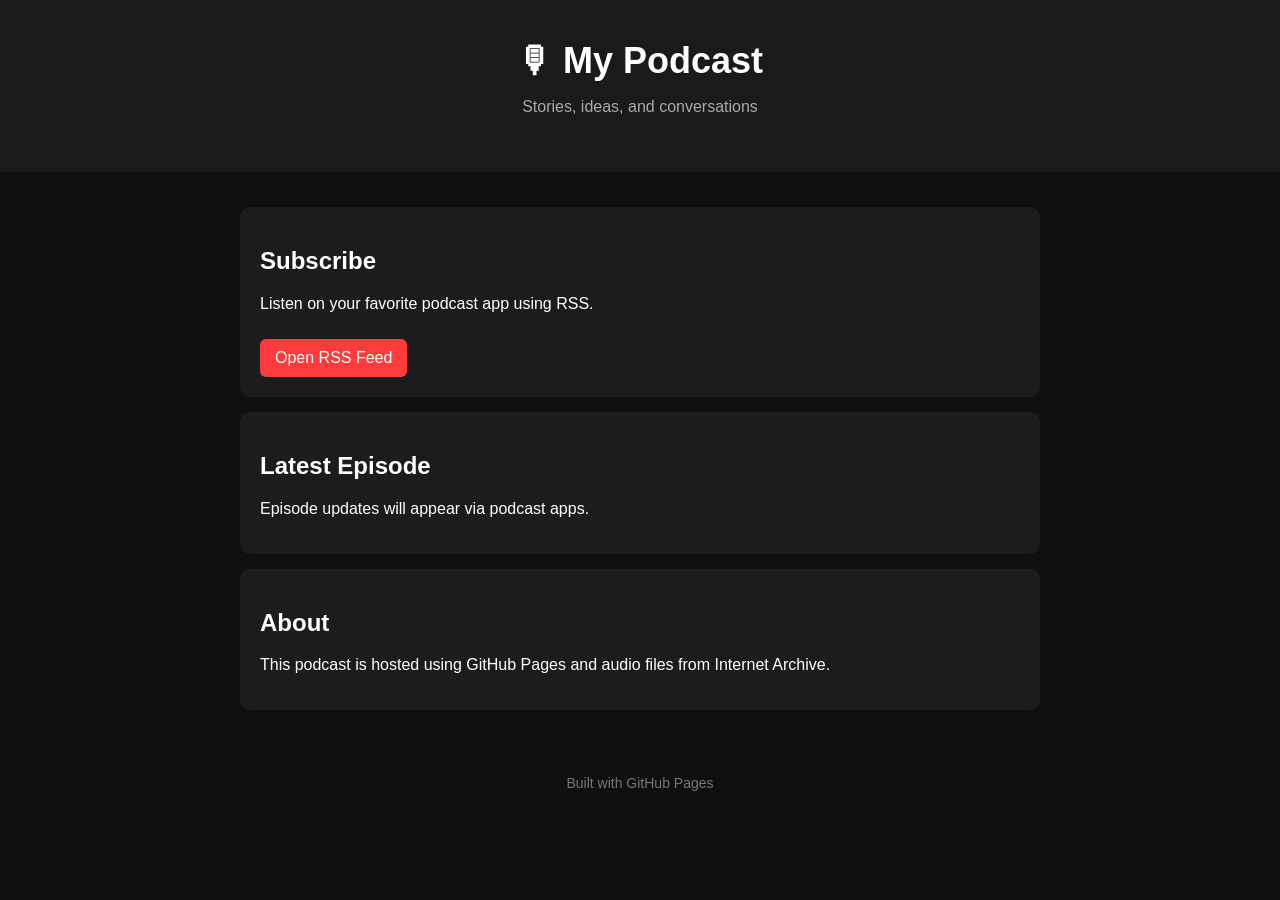
<file: podcast.html>
<!DOCTYPE html>
<html lang="en">
<head>
  <meta charset="UTF-8">
  <title>My Podcast</title>
  <meta name="viewport" content="width=device-width, initial-scale=1">

  <style>
    body {
      font-family: Arial, sans-serif;
      background: #0f0f0f;
      color: white;
      margin: 0;
      padding: 0;
    }

    .header {
      padding: 40px;
      text-align: center;
      background: #1a1a1a;
    }

    .header h1 {
      margin: 0;
      font-size: 36px;
    }

    .header p {
      color: #aaa;
    }

    .container {
      max-width: 800px;
      margin: auto;
      padding: 20px;
    }

    .card {
      background: #1c1c1c;
      padding: 20px;
      margin: 15px 0;
      border-radius: 10px;
    }

    a.button {
      display: inline-block;
      margin-top: 10px;
      padding: 10px 15px;
      background: #ff3b3b;
      color: white;
      text-decoration: none;
      border-radius: 6px;
    }

    a.button:hover {
      background: #ff1f1f;
    }

    .footer {
      text-align: center;
      padding: 30px;
      color: #777;
      font-size: 14px;
    }
  </style>
</head>

<body>

  <div class="header">
    <h1>🎙 My Podcast</h1>
    <p>Stories, ideas, and conversations</p>
  </div>

  <div class="container">

    <div class="card">
      <h2>Subscribe</h2>
      <p>Listen on your favorite podcast app using RSS.</p>

      <a class="button" href="https://dvorld.github.io/podcast.xml">
        Open RSS Feed
      </a>
    </div>

    <div class="card">
      <h2>Latest Episode</h2>
      <p>Episode updates will appear via podcast apps.</p>
    </div>

    <div class="card">
      <h2>About</h2>
      <p>
        This podcast is hosted using GitHub Pages and audio files from Internet Archive.
      </p>
    </div>

  </div>

  <div class="footer">
    Built with GitHub Pages
  </div>

</body>
</html>
</file>
<file: styles.css>
/* General styles */
body {
    font-family: Arial, sans-serif;
    line-height: 1.6;
    margin: 0;
    padding: 0;
    background-color: #fff;
    color: #333;
    transition: background-color 0.3s, color 0.3s, font-family 0.3s, font-size 0.3s;
}

/* Light theme (default) */
body.light-theme {
    background-color: #fff;
    color: #333;
}

/* Dark theme */
body.dark-theme {
    background-color: #333;
    color: #fff;
}

/* Other themes */
body.blue-theme {
    background-color: #e0f7fa;
    color: #00796b;
}

body.green-theme {
    background-color: #e8f5e9;
    color: #388e3c;
}

body.red-theme {
    background-color: #ffebee;
    color: #c62828;
}

/* Top navigation bar */
.top-nav {
    display: flex;
    align-items: center;
    background-color: #000;
    color: white;
    padding: 5px 5px;
    position: fixed;
    width: 100%;
    top: 0;
    left: 0;
    z-index: 1001;
}

.top-nav .logo {
    display: flex;
    align-items: center;
}

.top-nav .logo img.logo-img {
    height: 30px;
    margin-right: 5px;
}

.top-nav h1 {
    margin: 0;
    font-size: 1.5em;
}

.top-nav-links {
    margin-left: auto;
}

.top-nav-links a {
    color: white;
    text-decoration: none;
    margin-left: 10px;
    font-weight: bold;
}

.top-nav-links a:hover {
    text-decoration: underline;
}

/* Settings dropdowns */
.settings {
    margin-left: 30px;
}

#themeToggle, #fontSelector, #fontSizeSelector {
    margin-left: 23px;
    padding: 5px;
    font-size: 1em;
}

/* Sidebar styles */
.sidebar {
    width: 230px;
    background-color: #dbdbdb;
    padding: 20px;
    position: fixed;
    top: 45px; /* Adjust for top-nav height */
    bottom: 0;
    left: 0;
    overflow-y: auto;
    transition: transform 0.3s ease;
    transform: translateX(0);
    z-index: 1000;
}

.sidebar.hidden {
    transform: translateX(-250px);
}

/* Search bar styles */
#searchBox {
    width: 100%;
    padding: 10px 1px;
    border: 2px solid #ccc;
    border-radius: 4px;
    font-size: 1em;
    margin-bottom: 20px;
    box-shadow: inset 0 1px 3px rgba(0,0,0,0.1);
    transition: border-color 0.3s ease, box-shadow 0.3s ease;
}

#searchBox:focus {
    border-color: #333;
    outline: none;
    box-shadow: 0 0 8px rgba(0,0,0,0.2);
}

#searchBox:hover {
    border-color: #999;
}

/* Sidebar links styles */
#navList {
    list-style: none;
    padding: 0;
}

#navList > li {
    position: relative;
}

#navList > li > a {
    display: block;
    padding: 10px;
    text-decoration: none;
    color: #333;
    font-weight: bold;
    border-radius: 4px;
}

#navList > li > a:hover {
    background-color: #ddd;
}

/* Nested list styles */
.nested {
    list-style: none;
    padding: 0;
    margin-left: 10px;
    margin-right: 20px;
    display: none;
}

.nested li a {
    padding: 8px 10px;
    font-weight: normal;
}

.nested li a:hover {
    background-color: #eee;
}

#navList > li:hover .nested {
    display: block;
}

/* Content area */
.content {
    margin-left: 290px; /* Ensure this matches the width of the sidebar */
    padding: 40px ;
    transition: margin-left 0.3s ease;
}

.sidebar.hidden ~ .content {
    margin-left: 0;
}

/* Section styles */
section {
    margin-bottom: 40px;
}

section h1 {
    margin-bottom: 10px;
}

/* Responsive design */
@media (max-width: 768px) {
    .top-nav {
        padding: 10px;
    }

    .sidebar {
        width: 100%;
        height: auto;
        top: 60px;
        transform: translateX(0);
    }

    .sidebar.hidden {
        transform: translateX(-100%);
    }

    .sidebar-toggle {
        display: block;
        background: #333;
        color: white;
        border: none;
        border-radius: 4px;
        padding: 10px;
        cursor: pointer;
        font-size: 1.2em;
        position: absolute;
        top: 20px;
        left: 20px;
        z-index: 1001;
    }

    .content {
        margin-left: 0;
        width: 100%;
    }
}
</file>
<file: assets/stylesheets/main.bd3936ea.min.css>
@charset "UTF-8";html{-webkit-text-size-adjust:none;-moz-text-size-adjust:none;text-size-adjust:none;box-sizing:border-box}*,:after,:before{box-sizing:inherit}@media (prefers-reduced-motion){*,:after,:before{transition:none!important}}body{margin:0}a,button,input,label{-webkit-tap-highlight-color:transparent}a{color:inherit;text-decoration:none}hr{border:0;box-sizing:initial;display:block;height:.05rem;overflow:visible;padding:0}small{font-size:80%}sub,sup{line-height:1em}img{border-style:none}table{border-collapse:initial;border-spacing:0}td,th{font-weight:400;vertical-align:top}button{background:#0000;border:0;font-family:inherit;font-size:inherit;margin:0;padding:0}input{border:0;outline:none}:root{--md-primary-fg-color:#4051b5;--md-primary-fg-color--light:#5d6cc0;--md-primary-fg-color--dark:#303fa1;--md-primary-bg-color:#fff;--md-primary-bg-color--light:#ffffffb3;--md-accent-fg-color:#526cfe;--md-accent-fg-color--transparent:#526cfe1a;--md-accent-bg-color:#fff;--md-accent-bg-color--light:#ffffffb3}[data-md-color-scheme=default]{color-scheme:light}[data-md-color-scheme=default] img[src$="#gh-dark-mode-only"],[data-md-color-scheme=default] img[src$="#only-dark"]{display:none}:root,[data-md-color-scheme=default]{--md-hue:225deg;--md-default-fg-color:#000000de;--md-default-fg-color--light:#0000008a;--md-default-fg-color--lighter:#00000052;--md-default-fg-color--lightest:#00000012;--md-default-bg-color:#fff;--md-default-bg-color--light:#ffffffb3;--md-default-bg-color--lighter:#ffffff4d;--md-default-bg-color--lightest:#ffffff1f;--md-code-fg-color:#36464e;--md-code-bg-color:#f5f5f5;--md-code-hl-color:#4287ff;--md-code-hl-color--light:#4287ff1a;--md-code-hl-number-color:#d52a2a;--md-code-hl-special-color:#db1457;--md-code-hl-function-color:#a846b9;--md-code-hl-constant-color:#6e59d9;--md-code-hl-keyword-color:#3f6ec6;--md-code-hl-string-color:#1c7d4d;--md-code-hl-name-color:var(--md-code-fg-color);--md-code-hl-operator-color:var(--md-default-fg-color--light);--md-code-hl-punctuation-color:var(--md-default-fg-color--light);--md-code-hl-comment-color:var(--md-default-fg-color--light);--md-code-hl-generic-color:var(--md-default-fg-color--light);--md-code-hl-variable-color:var(--md-default-fg-color--light);--md-typeset-color:var(--md-default-fg-color);--md-typeset-a-color:var(--md-primary-fg-color);--md-typeset-del-color:#f5503d26;--md-typeset-ins-color:#0bd57026;--md-typeset-kbd-color:#fafafa;--md-typeset-kbd-accent-color:#fff;--md-typeset-kbd-border-color:#b8b8b8;--md-typeset-mark-color:#ffff0080;--md-typeset-table-color:#0000001f;--md-typeset-table-color--light:rgba(0,0,0,.035);--md-admonition-fg-color:var(--md-default-fg-color);--md-admonition-bg-color:var(--md-default-bg-color);--md-warning-fg-color:#000000de;--md-warning-bg-color:#ff9;--md-footer-fg-color:#fff;--md-footer-fg-color--light:#ffffffb3;--md-footer-fg-color--lighter:#ffffff73;--md-footer-bg-color:#000000de;--md-footer-bg-color--dark:#00000052;--md-shadow-z1:0 0.2rem 0.5rem #0000000d,0 0 0.05rem #0000001a;--md-shadow-z2:0 0.2rem 0.5rem #0000001a,0 0 0.05rem #00000040;--md-shadow-z3:0 0.2rem 0.5rem #0003,0 0 0.05rem #00000059}.md-icon svg{fill:currentcolor;display:block;height:1.2rem;width:1.2rem}body{-webkit-font-smoothing:antialiased;-moz-osx-font-smoothing:grayscale;--md-text-font-family:var(--md-text-font,_),-apple-system,BlinkMacSystemFont,Helvetica,Arial,sans-serif;--md-code-font-family:var(--md-code-font,_),SFMono-Regular,Consolas,Menlo,monospace}aside,body,input{font-feature-settings:"kern","liga";color:var(--md-typeset-color);font-family:var(--md-text-font-family)}code,kbd,pre{font-feature-settings:"kern";font-family:var(--md-code-font-family)}:root{--md-typeset-table-sort-icon:url('data:image/svg+xml;charset=utf-8,<svg xmlns="http://www.w3.org/2000/svg" viewBox="0 0 24 24"><path d="m18 21-4-4h3V7h-3l4-4 4 4h-3v10h3M2 19v-2h10v2M2 13v-2h7v2M2 7V5h4v2H2Z"/></svg>');--md-typeset-table-sort-icon--asc:url('data:image/svg+xml;charset=utf-8,<svg xmlns="http://www.w3.org/2000/svg" viewBox="0 0 24 24"><path d="M19 17h3l-4 4-4-4h3V3h2M2 17h10v2H2M6 5v2H2V5m0 6h7v2H2v-2Z"/></svg>');--md-typeset-table-sort-icon--desc:url('data:image/svg+xml;charset=utf-8,<svg xmlns="http://www.w3.org/2000/svg" viewBox="0 0 24 24"><path d="M19 7h3l-4-4-4 4h3v14h2M2 17h10v2H2M6 5v2H2V5m0 6h7v2H2v-2Z"/></svg>')}.md-typeset{-webkit-print-color-adjust:exact;color-adjust:exact;font-size:.8rem;line-height:1.6}@media print{.md-typeset{font-size:.68rem}}.md-typeset blockquote,.md-typeset dl,.md-typeset figure,.md-typeset ol,.md-typeset pre,.md-typeset ul{margin-bottom:1em;margin-top:1em}.md-typeset h1{color:var(--md-default-fg-color--light);font-size:2em;line-height:1.3;margin:0 0 1.25em}.md-typeset h1,.md-typeset h2{font-weight:300;letter-spacing:-.01em}.md-typeset h2{font-size:1.5625em;line-height:1.4;margin:1.6em 0 .64em}.md-typeset h3{font-size:1.25em;font-weight:400;letter-spacing:-.01em;line-height:1.5;margin:1.6em 0 .8em}.md-typeset h2+h3{margin-top:.8em}.md-typeset h4{font-weight:700;letter-spacing:-.01em;margin:1em 0}.md-typeset h5,.md-typeset h6{color:var(--md-default-fg-color--light);font-size:.8em;font-weight:700;letter-spacing:-.01em;margin:1.25em 0}.md-typeset h5{text-transform:uppercase}.md-typeset hr{border-bottom:.05rem solid var(--md-default-fg-color--lightest);display:flow-root;margin:1.5em 0}.md-typeset a{color:var(--md-typeset-a-color);word-break:break-word}.md-typeset a,.md-typeset a:before{transition:color 125ms}.md-typeset a:focus,.md-typeset a:hover{color:var(--md-accent-fg-color)}.md-typeset a:focus code,.md-typeset a:hover code{background-color:var(--md-accent-fg-color--transparent)}.md-typeset a code{color:currentcolor;transition:background-color 125ms}.md-typeset a.focus-visible{outline-color:var(--md-accent-fg-color);outline-offset:.2rem}.md-typeset code,.md-typeset kbd,.md-typeset pre{color:var(--md-code-fg-color);direction:ltr;font-variant-ligatures:none}@media print{.md-typeset code,.md-typeset kbd,.md-typeset pre{white-space:pre-wrap}}.md-typeset code{background-color:var(--md-code-bg-color);border-radius:.1rem;-webkit-box-decoration-break:clone;box-decoration-break:clone;font-size:.85em;padding:0 .2941176471em;word-break:break-word}.md-typeset code:not(.focus-visible){-webkit-tap-highlight-color:transparent;outline:none}.md-typeset pre{display:flow-root;line-height:1.4;position:relative}.md-typeset pre>code{-webkit-box-decoration-break:slice;box-decoration-break:slice;box-shadow:none;display:block;margin:0;outline-color:var(--md-accent-fg-color);overflow:auto;padding:.7720588235em 1.1764705882em;scrollbar-color:var(--md-default-fg-color--lighter) #0000;scrollbar-width:thin;touch-action:auto;word-break:normal}.md-typeset pre>code:hover{scrollbar-color:var(--md-accent-fg-color) #0000}.md-typeset pre>code::-webkit-scrollbar{height:.2rem;width:.2rem}.md-typeset pre>code::-webkit-scrollbar-thumb{background-color:var(--md-default-fg-color--lighter)}.md-typeset pre>code::-webkit-scrollbar-thumb:hover{background-color:var(--md-accent-fg-color)}.md-typeset kbd{background-color:var(--md-typeset-kbd-color);border-radius:.1rem;box-shadow:0 .1rem 0 .05rem var(--md-typeset-kbd-border-color),0 .1rem 0 var(--md-typeset-kbd-border-color),0 -.1rem .2rem var(--md-typeset-kbd-accent-color) inset;color:var(--md-default-fg-color);display:inline-block;font-size:.75em;padding:0 .6666666667em;vertical-align:text-top;word-break:break-word}.md-typeset mark{background-color:var(--md-typeset-mark-color);-webkit-box-decoration-break:clone;box-decoration-break:clone;color:inherit;word-break:break-word}.md-typeset abbr{border-bottom:.05rem dotted var(--md-default-fg-color--light);cursor:help;text-decoration:none}@media (hover:none){.md-typeset abbr[title]:focus:after,.md-typeset abbr[title]:hover:after{background-color:var(--md-default-fg-color);border-radius:.1rem;box-shadow:var(--md-shadow-z3);color:var(--md-default-bg-color);content:attr(title);font-size:.7rem;left:.8rem;margin-top:2em;padding:.2rem .3rem;position:absolute;right:.8rem}}.md-typeset small{opacity:.75}[dir=ltr] .md-typeset sub,[dir=ltr] .md-typeset sup{margin-left:.078125em}[dir=rtl] .md-typeset sub,[dir=rtl] .md-typeset sup{margin-right:.078125em}[dir=ltr] .md-typeset blockquote{padding-left:.6rem}[dir=rtl] .md-typeset blockquote{padding-right:.6rem}[dir=ltr] .md-typeset blockquote{border-left:.2rem solid var(--md-default-fg-color--lighter)}[dir=rtl] .md-typeset blockquote{border-right:.2rem solid var(--md-default-fg-color--lighter)}.md-typeset blockquote{color:var(--md-default-fg-color--light);margin-left:0;margin-right:0}.md-typeset ul{list-style-type:disc}[dir=ltr] .md-typeset ol,[dir=ltr] .md-typeset ul{margin-left:.625em}[dir=rtl] .md-typeset ol,[dir=rtl] .md-typeset ul{margin-right:.625em}.md-typeset ol,.md-typeset ul{padding:0}.md-typeset ol:not([hidden]),.md-typeset ul:not([hidden]){display:flow-root}.md-typeset ol ol,.md-typeset ul ol{list-style-type:lower-alpha}.md-typeset ol ol ol,.md-typeset ul ol ol{list-style-type:lower-roman}[dir=ltr] .md-typeset ol li,[dir=ltr] .md-typeset ul li{margin-left:1.25em}[dir=rtl] .md-typeset ol li,[dir=rtl] .md-typeset ul li{margin-right:1.25em}.md-typeset ol li,.md-typeset ul li{margin-bottom:.5em}.md-typeset ol li blockquote,.md-typeset ol li p,.md-typeset ul li blockquote,.md-typeset ul li p{margin:.5em 0}.md-typeset ol li:last-child,.md-typeset ul li:last-child{margin-bottom:0}[dir=ltr] .md-typeset ol li ol,[dir=ltr] .md-typeset ol li ul,[dir=ltr] .md-typeset ul li ol,[dir=ltr] .md-typeset ul li ul{margin-left:.625em}[dir=rtl] .md-typeset ol li ol,[dir=rtl] .md-typeset ol li ul,[dir=rtl] .md-typeset ul li ol,[dir=rtl] .md-typeset ul li ul{margin-right:.625em}.md-typeset ol li ol,.md-typeset ol li ul,.md-typeset ul li ol,.md-typeset ul li ul{margin-bottom:.5em;margin-top:.5em}[dir=ltr] .md-typeset dd{margin-left:1.875em}[dir=rtl] .md-typeset dd{margin-right:1.875em}.md-typeset dd{margin-bottom:1.5em;margin-top:1em}.md-typeset img,.md-typeset svg,.md-typeset video{height:auto;max-width:100%}.md-typeset img[align=left]{margin:1em 1em 1em 0}.md-typeset img[align=right]{margin:1em 0 1em 1em}.md-typeset img[align]:only-child{margin-top:0}.md-typeset figure{display:flow-root;margin:1em auto;max-width:100%;text-align:center;width:-webkit-fit-content;width:-moz-fit-content;width:fit-content}.md-typeset figure img{display:block}.md-typeset figcaption{font-style:italic;margin:1em auto;max-width:24rem}.md-typeset iframe{max-width:100%}.md-typeset table:not([class]){background-color:var(--md-default-bg-color);border:.05rem solid var(--md-typeset-table-color);border-radius:.1rem;display:inline-block;font-size:.64rem;max-width:100%;overflow:auto;touch-action:auto}@media print{.md-typeset table:not([class]){display:table}}.md-typeset table:not([class])+*{margin-top:1.5em}.md-typeset table:not([class]) td>:first-child,.md-typeset table:not([class]) th>:first-child{margin-top:0}.md-typeset table:not([class]) td>:last-child,.md-typeset table:not([class]) th>:last-child{margin-bottom:0}.md-typeset table:not([class]) td:not([align]),.md-typeset table:not([class]) th:not([align]){text-align:left}[dir=rtl] .md-typeset table:not([class]) td:not([align]),[dir=rtl] .md-typeset table:not([class]) th:not([align]){text-align:right}.md-typeset table:not([class]) th{font-weight:700;min-width:5rem;padding:.9375em 1.25em;vertical-align:top}.md-typeset table:not([class]) td{border-top:.05rem solid var(--md-typeset-table-color);padding:.9375em 1.25em;vertical-align:top}.md-typeset table:not([class]) tbody tr{transition:background-color 125ms}.md-typeset table:not([class]) tbody tr:hover{background-color:var(--md-typeset-table-color--light);box-shadow:0 .05rem 0 var(--md-default-bg-color) inset}.md-typeset table:not([class]) a{word-break:normal}.md-typeset table th[role=columnheader]{cursor:pointer}[dir=ltr] .md-typeset table th[role=columnheader]:after{margin-left:.5em}[dir=rtl] .md-typeset table th[role=columnheader]:after{margin-right:.5em}.md-typeset table th[role=columnheader]:after{content:"";display:inline-block;height:1.2em;-webkit-mask-image:var(--md-typeset-table-sort-icon);mask-image:var(--md-typeset-table-sort-icon);-webkit-mask-repeat:no-repeat;mask-repeat:no-repeat;-webkit-mask-size:contain;mask-size:contain;transition:background-color 125ms;vertical-align:text-bottom;width:1.2em}.md-typeset table th[role=columnheader]:hover:after{background-color:var(--md-default-fg-color--lighter)}.md-typeset table th[role=columnheader][aria-sort=ascending]:after{background-color:var(--md-default-fg-color--light);-webkit-mask-image:var(--md-typeset-table-sort-icon--asc);mask-image:var(--md-typeset-table-sort-icon--asc)}.md-typeset table th[role=columnheader][aria-sort=descending]:after{background-color:var(--md-default-fg-color--light);-webkit-mask-image:var(--md-typeset-table-sort-icon--desc);mask-image:var(--md-typeset-table-sort-icon--desc)}.md-typeset__scrollwrap{margin:1em -.8rem;overflow-x:auto;touch-action:auto}.md-typeset__table{display:inline-block;margin-bottom:.5em;padding:0 .8rem}@media print{.md-typeset__table{display:block}}html .md-typeset__table table{display:table;margin:0;overflow:hidden;width:100%}@media screen and (max-width:44.984375em){.md-content__inner>pre{margin:1em -.8rem}.md-content__inner>pre code{border-radius:0}}.md-typeset .md-author{display:block;flex-shrink:0;height:1.6rem;overflow:hidden;position:relative;transition:color 125ms,transform 125ms;width:1.6rem}.md-typeset .md-author img{border-radius:100%;display:block}.md-typeset .md-author--more{background:var(--md-default-fg-color--lightest);color:var(--md-default-fg-color--lighter);font-size:.6rem;font-weight:700;line-height:1.6rem;text-align:center}.md-typeset .md-author--long{height:2.4rem;width:2.4rem}.md-typeset a.md-author{transform:scale(1)}.md-typeset a.md-author img{filter:grayscale(100%) opacity(75%);transition:filter 125ms}.md-typeset a.md-author:focus,.md-typeset a.md-author:hover{transform:scale(1.1);z-index:1}.md-typeset a.md-author:focus img,.md-typeset a.md-author:hover img{filter:grayscale(0)}.md-banner{background-color:var(--md-footer-bg-color);color:var(--md-footer-fg-color);overflow:auto}@media print{.md-banner{display:none}}.md-banner--warning{background-color:var(--md-warning-bg-color);color:var(--md-warning-fg-color)}.md-banner__inner{font-size:.7rem;margin:.6rem auto;padding:0 .8rem}[dir=ltr] .md-banner__button{float:right}[dir=rtl] .md-banner__button{float:left}.md-banner__button{color:inherit;cursor:pointer;transition:opacity .25s}.no-js .md-banner__button{display:none}.md-banner__button:hover{opacity:.7}html{font-size:125%;height:100%;overflow-x:hidden}@media screen and (min-width:100em){html{font-size:137.5%}}@media screen and (min-width:125em){html{font-size:150%}}body{background-color:var(--md-default-bg-color);display:flex;flex-direction:column;font-size:.5rem;min-height:100%;position:relative;width:100%}@media print{body{display:block}}@media screen and (max-width:59.984375em){body[data-md-scrolllock]{position:fixed}}.md-grid{margin-left:auto;margin-right:auto;max-width:61rem}.md-container{display:flex;flex-direction:column;flex-grow:1}@media print{.md-container{display:block}}.md-main{flex-grow:1}.md-main__inner{display:flex;height:100%;margin-top:1.5rem}.md-ellipsis{overflow:hidden;text-overflow:ellipsis}.md-toggle{display:none}.md-option{height:0;opacity:0;position:absolute;width:0}.md-option:checked+label:not([hidden]){display:block}.md-option.focus-visible+label{outline-color:var(--md-accent-fg-color);outline-style:auto}.md-skip{background-color:var(--md-default-fg-color);border-radius:.1rem;color:var(--md-default-bg-color);font-size:.64rem;margin:.5rem;opacity:0;outline-color:var(--md-accent-fg-color);padding:.3rem .5rem;position:fixed;transform:translateY(.4rem);z-index:-1}.md-skip:focus{opacity:1;transform:translateY(0);transition:transform .25s cubic-bezier(.4,0,.2,1),opacity 175ms 75ms;z-index:10}@page{margin:25mm}:root{--md-clipboard-icon:url('data:image/svg+xml;charset=utf-8,<svg xmlns="http://www.w3.org/2000/svg" viewBox="0 0 24 24"><path d="M19 21H8V7h11m0-2H8a2 2 0 0 0-2 2v14a2 2 0 0 0 2 2h11a2 2 0 0 0 2-2V7a2 2 0 0 0-2-2m-3-4H4a2 2 0 0 0-2 2v14h2V3h12V1Z"/></svg>')}.md-clipboard{border-radius:.1rem;color:var(--md-default-fg-color--lightest);cursor:pointer;height:1.5em;outline-color:var(--md-accent-fg-color);outline-offset:.1rem;position:absolute;right:.5em;top:.5em;transition:color .25s;width:1.5em;z-index:1}@media print{.md-clipboard{display:none}}.md-clipboard:not(.focus-visible){-webkit-tap-highlight-color:transparent;outline:none}:hover>.md-clipboard{color:var(--md-default-fg-color--light)}.md-clipboard:focus,.md-clipboard:hover{color:var(--md-accent-fg-color)}.md-clipboard:after{background-color:currentcolor;content:"";display:block;height:1.125em;margin:0 auto;-webkit-mask-image:var(--md-clipboard-icon);mask-image:var(--md-clipboard-icon);-webkit-mask-position:center;mask-position:center;-webkit-mask-repeat:no-repeat;mask-repeat:no-repeat;-webkit-mask-size:contain;mask-size:contain;width:1.125em}.md-clipboard--inline{cursor:pointer}.md-clipboard--inline code{transition:color .25s,background-color .25s}.md-clipboard--inline:focus code,.md-clipboard--inline:hover code{background-color:var(--md-accent-fg-color--transparent);color:var(--md-accent-fg-color)}@keyframes consent{0%{opacity:0;transform:translateY(100%)}to{opacity:1;transform:translateY(0)}}@keyframes overlay{0%{opacity:0}to{opacity:1}}.md-consent__overlay{animation:overlay .25s both;-webkit-backdrop-filter:blur(.1rem);backdrop-filter:blur(.1rem);background-color:#0000008a;height:100%;opacity:1;position:fixed;top:0;width:100%;z-index:5}.md-consent__inner{animation:consent .5s cubic-bezier(.1,.7,.1,1) both;background-color:var(--md-default-bg-color);border:0;border-radius:.1rem;bottom:0;box-shadow:0 0 .2rem #0000001a,0 .2rem .4rem #0003;max-height:100%;overflow:auto;padding:0;position:fixed;width:100%;z-index:5}.md-consent__form{padding:.8rem}.md-consent__settings{display:none;margin:1em 0}input:checked+.md-consent__settings{display:block}.md-consent__controls{margin-bottom:.8rem}.md-typeset .md-consent__controls .md-button{display:inline}@media screen and (max-width:44.984375em){.md-typeset .md-consent__controls .md-button{display:block;margin-top:.4rem;text-align:center;width:100%}}.md-consent label{cursor:pointer}.md-content{flex-grow:1;min-width:0}.md-content__inner{margin:0 .8rem 1.2rem;padding-top:.6rem}@media screen and (min-width:76.25em){[dir=ltr] .md-sidebar--primary:not([hidden])~.md-content>.md-content__inner{margin-left:1.2rem}[dir=ltr] .md-sidebar--secondary:not([hidden])~.md-content>.md-content__inner,[dir=rtl] .md-sidebar--primary:not([hidden])~.md-content>.md-content__inner{margin-right:1.2rem}[dir=rtl] .md-sidebar--secondary:not([hidden])~.md-content>.md-content__inner{margin-left:1.2rem}}.md-content__inner:before{content:"";display:block;height:.4rem}.md-content__inner>:last-child{margin-bottom:0}[dir=ltr] .md-content__button{float:right}[dir=rtl] .md-content__button{float:left}[dir=ltr] .md-content__button{margin-left:.4rem}[dir=rtl] .md-content__button{margin-right:.4rem}.md-content__button{margin:.4rem 0;padding:0}@media print{.md-content__button{display:none}}.md-typeset .md-content__button{color:var(--md-default-fg-color--lighter)}.md-content__button svg{display:inline;vertical-align:top}[dir=rtl] .md-content__button svg{transform:scaleX(-1)}[dir=ltr] .md-dialog{right:.8rem}[dir=rtl] .md-dialog{left:.8rem}.md-dialog{background-color:var(--md-default-fg-color);border-radius:.1rem;bottom:.8rem;box-shadow:var(--md-shadow-z3);min-width:11.1rem;opacity:0;padding:.4rem .6rem;pointer-events:none;position:fixed;transform:translateY(100%);transition:transform 0ms .4s,opacity .4s;z-index:4}@media print{.md-dialog{display:none}}.md-dialog--active{opacity:1;pointer-events:auto;transform:translateY(0);transition:transform .4s cubic-bezier(.075,.85,.175,1),opacity .4s}.md-dialog__inner{color:var(--md-default-bg-color);font-size:.7rem}.md-feedback{margin:2em 0 1em;text-align:center}.md-feedback fieldset{border:none;margin:0;padding:0}.md-feedback__title{font-weight:700;margin:1em auto}.md-feedback__inner{position:relative}.md-feedback__list{align-content:baseline;display:flex;flex-wrap:wrap;justify-content:center;position:relative}.md-feedback__list:hover .md-icon:not(:disabled){color:var(--md-default-fg-color--lighter)}:disabled .md-feedback__list{min-height:1.8rem}.md-feedback__icon{color:var(--md-default-fg-color--light);cursor:pointer;flex-shrink:0;margin:0 .1rem;transition:color 125ms}.md-feedback__icon:not(:disabled).md-icon:hover{color:var(--md-accent-fg-color)}.md-feedback__icon:disabled{color:var(--md-default-fg-color--lightest);pointer-events:none}.md-feedback__note{opacity:0;position:relative;transform:translateY(.4rem);transition:transform .4s cubic-bezier(.1,.7,.1,1),opacity .15s}.md-feedback__note>*{margin:0 auto;max-width:16rem}:disabled .md-feedback__note{opacity:1;transform:translateY(0)}.md-footer{background-color:var(--md-footer-bg-color);color:var(--md-footer-fg-color)}@media print{.md-footer{display:none}}.md-footer__inner{justify-content:space-between;overflow:auto;padding:.2rem}.md-footer__inner:not([hidden]){display:flex}.md-footer__link{align-items:end;display:flex;flex-grow:0.01;margin-bottom:.4rem;margin-top:1rem;max-width:100%;outline-color:var(--md-accent-fg-color);overflow:hidden;transition:opacity .25s}.md-footer__link:focus,.md-footer__link:hover{opacity:.7}[dir=rtl] .md-footer__link svg{transform:scaleX(-1)}@media screen and (max-width:44.984375em){.md-footer__link--prev{flex-shrink:0}.md-footer__link--prev .md-footer__title{display:none}}[dir=ltr] .md-footer__link--next{margin-left:auto}[dir=rtl] .md-footer__link--next{margin-right:auto}.md-footer__link--next{text-align:right}[dir=rtl] .md-footer__link--next{text-align:left}.md-footer__title{flex-grow:1;font-size:.9rem;margin-bottom:.7rem;max-width:calc(100% - 2.4rem);padding:0 1rem;white-space:nowrap}.md-footer__button{margin:.2rem;padding:.4rem}.md-footer__direction{font-size:.64rem;opacity:.7}.md-footer-meta{background-color:var(--md-footer-bg-color--dark)}.md-footer-meta__inner{display:flex;flex-wrap:wrap;justify-content:space-between;padding:.2rem}html .md-footer-meta.md-typeset a{color:var(--md-footer-fg-color--light)}html .md-footer-meta.md-typeset a:focus,html .md-footer-meta.md-typeset a:hover{color:var(--md-footer-fg-color)}.md-copyright{color:var(--md-footer-fg-color--lighter);font-size:.64rem;margin:auto .6rem;padding:.4rem 0;width:100%}@media screen and (min-width:45em){.md-copyright{width:auto}}.md-copyright__highlight{color:var(--md-footer-fg-color--light)}.md-social{display:inline-flex;gap:.2rem;margin:0 .4rem;padding:.2rem 0 .6rem}@media screen and (min-width:45em){.md-social{padding:.6rem 0}}.md-social__link{display:inline-block;height:1.6rem;text-align:center;width:1.6rem}.md-social__link:before{line-height:1.9}.md-social__link svg{fill:currentcolor;max-height:.8rem;vertical-align:-25%}.md-typeset .md-button{border:.1rem solid;border-radius:.1rem;color:var(--md-primary-fg-color);cursor:pointer;display:inline-block;font-weight:700;padding:.625em 2em;transition:color 125ms,background-color 125ms,border-color 125ms}.md-typeset .md-button--primary{background-color:var(--md-primary-fg-color);border-color:var(--md-primary-fg-color);color:var(--md-primary-bg-color)}.md-typeset .md-button:focus,.md-typeset .md-button:hover{background-color:var(--md-accent-fg-color);border-color:var(--md-accent-fg-color);color:var(--md-accent-bg-color)}[dir=ltr] .md-typeset .md-input{border-top-left-radius:.1rem}[dir=ltr] .md-typeset .md-input,[dir=rtl] .md-typeset .md-input{border-top-right-radius:.1rem}[dir=rtl] .md-typeset .md-input{border-top-left-radius:.1rem}.md-typeset .md-input{border-bottom:.1rem solid var(--md-default-fg-color--lighter);box-shadow:var(--md-shadow-z1);font-size:.8rem;height:1.8rem;padding:0 .6rem;transition:border .25s,box-shadow .25s}.md-typeset .md-input:focus,.md-typeset .md-input:hover{border-bottom-color:var(--md-accent-fg-color);box-shadow:var(--md-shadow-z2)}.md-typeset .md-input--stretch{width:100%}.md-header{background-color:var(--md-primary-fg-color);box-shadow:0 0 .2rem #0000,0 .2rem .4rem #0000;color:var(--md-primary-bg-color);display:block;left:0;position:sticky;right:0;top:0;z-index:4}@media print{.md-header{display:none}}.md-header[hidden]{transform:translateY(-100%);transition:transform .25s cubic-bezier(.8,0,.6,1),box-shadow .25s}.md-header--shadow{box-shadow:0 0 .2rem #0000001a,0 .2rem .4rem #0003;transition:transform .25s cubic-bezier(.1,.7,.1,1),box-shadow .25s}.md-header__inner{align-items:center;display:flex;padding:0 .2rem}.md-header__button{color:currentcolor;cursor:pointer;margin:.2rem;outline-color:var(--md-accent-fg-color);padding:.4rem;position:relative;transition:opacity .25s;vertical-align:middle;z-index:1}.md-header__button:hover{opacity:.7}.md-header__button:not([hidden]){display:inline-block}.md-header__button:not(.focus-visible){-webkit-tap-highlight-color:transparent;outline:none}.md-header__button.md-logo{margin:.2rem;padding:.4rem}@media screen and (max-width:76.234375em){.md-header__button.md-logo{display:none}}.md-header__button.md-logo img,.md-header__button.md-logo svg{fill:currentcolor;display:block;height:1.2rem;width:auto}@media screen and (min-width:60em){.md-header__button[for=__search]{display:none}}.no-js .md-header__button[for=__search]{display:none}[dir=rtl] .md-header__button[for=__search] svg{transform:scaleX(-1)}@media screen and (min-width:76.25em){.md-header__button[for=__drawer]{display:none}}.md-header__topic{display:flex;max-width:100%;position:absolute;transition:transform .4s cubic-bezier(.1,.7,.1,1),opacity .15s;white-space:nowrap}.md-header__topic+.md-header__topic{opacity:0;pointer-events:none;transform:translateX(1.25rem);transition:transform .4s cubic-bezier(1,.7,.1,.1),opacity .15s;z-index:-1}[dir=rtl] .md-header__topic+.md-header__topic{transform:translateX(-1.25rem)}.md-header__topic:first-child{font-weight:700}[dir=ltr] .md-header__title{margin-left:1rem}[dir=rtl] .md-header__title{margin-right:1rem}[dir=ltr] .md-header__title{margin-right:.4rem}[dir=rtl] .md-header__title{margin-left:.4rem}.md-header__title{flex-grow:1;font-size:.9rem;height:2.4rem;line-height:2.4rem}.md-header__title--active .md-header__topic{opacity:0;pointer-events:none;transform:translateX(-1.25rem);transition:transform .4s cubic-bezier(1,.7,.1,.1),opacity .15s;z-index:-1}[dir=rtl] .md-header__title--active .md-header__topic{transform:translateX(1.25rem)}.md-header__title--active .md-header__topic+.md-header__topic{opacity:1;pointer-events:auto;transform:translateX(0);transition:transform .4s cubic-bezier(.1,.7,.1,1),opacity .15s;z-index:0}.md-header__title>.md-header__ellipsis{height:100%;position:relative;width:100%}.md-header__option{display:flex;flex-shrink:0;max-width:100%;transition:max-width 0ms .25s,opacity .25s .25s;white-space:nowrap}[data-md-toggle=search]:checked~.md-header .md-header__option{max-width:0;opacity:0;transition:max-width 0ms,opacity 0ms}.md-header__option>input{bottom:0}.md-header__source{display:none}@media screen and (min-width:60em){[dir=ltr] .md-header__source{margin-left:1rem}[dir=rtl] .md-header__source{margin-right:1rem}.md-header__source{display:block;max-width:11.7rem;width:11.7rem}}@media screen and (min-width:76.25em){[dir=ltr] .md-header__source{margin-left:1.4rem}[dir=rtl] .md-header__source{margin-right:1.4rem}}.md-meta{color:var(--md-default-fg-color--light);font-size:.7rem;line-height:1.3}.md-meta__list{display:inline-flex;flex-wrap:wrap;list-style:none;margin:0;padding:0}.md-meta__item:not(:last-child):after{content:"·";margin-left:.2rem;margin-right:.2rem}.md-meta__link{color:var(--md-typeset-a-color)}.md-meta__link:focus,.md-meta__link:hover{color:var(--md-accent-fg-color)}.md-draft{background-color:#ff1744;border-radius:.125em;color:#fff;display:inline-block;font-weight:700;padding-left:.5714285714em;padding-right:.5714285714em}:root{--md-nav-icon--prev:url('data:image/svg+xml;charset=utf-8,<svg xmlns="http://www.w3.org/2000/svg" viewBox="0 0 24 24"><path d="M20 11v2H8l5.5 5.5-1.42 1.42L4.16 12l7.92-7.92L13.5 5.5 8 11h12Z"/></svg>');--md-nav-icon--next:url('data:image/svg+xml;charset=utf-8,<svg xmlns="http://www.w3.org/2000/svg" viewBox="0 0 24 24"><path d="M8.59 16.58 13.17 12 8.59 7.41 10 6l6 6-6 6-1.41-1.42Z"/></svg>');--md-toc-icon:url('data:image/svg+xml;charset=utf-8,<svg xmlns="http://www.w3.org/2000/svg" viewBox="0 0 24 24"><path d="M3 9h14V7H3v2m0 4h14v-2H3v2m0 4h14v-2H3v2m16 0h2v-2h-2v2m0-10v2h2V7h-2m0 6h2v-2h-2v2Z"/></svg>')}.md-nav{font-size:.7rem;line-height:1.3}.md-nav__title{color:var(--md-default-fg-color--light);display:block;font-weight:700;overflow:hidden;padding:0 .6rem;text-overflow:ellipsis}.md-nav__title .md-nav__button{display:none}.md-nav__title .md-nav__button img{height:100%;width:auto}.md-nav__title .md-nav__button.md-logo img,.md-nav__title .md-nav__button.md-logo svg{fill:currentcolor;display:block;height:2.4rem;max-width:100%;object-fit:contain;width:auto}.md-nav__list{list-style:none;margin:0;padding:0}.md-nav__link{align-items:flex-start;display:flex;gap:.4rem;margin-top:.625em;scroll-snap-align:start;transition:color 125ms}.md-nav__link--passed{color:var(--md-default-fg-color--light)}.md-nav__item .md-nav__link--active,.md-nav__item .md-nav__link--active code{color:var(--md-typeset-a-color)}.md-nav__link .md-ellipsis{position:relative}[dir=ltr] .md-nav__link .md-icon:last-child{margin-left:auto}[dir=rtl] .md-nav__link .md-icon:last-child{margin-right:auto}.md-nav__link svg{fill:currentcolor;flex-shrink:0;height:1.3em}.md-nav__link[for]:focus,.md-nav__link[for]:hover,.md-nav__link[href]:focus,.md-nav__link[href]:hover{color:var(--md-accent-fg-color);cursor:pointer}.md-nav__link.focus-visible{outline-color:var(--md-accent-fg-color);outline-offset:.2rem}.md-nav--primary .md-nav__link[for=__toc]{display:none}.md-nav--primary .md-nav__link[for=__toc] .md-icon:after{background-color:currentcolor;display:block;height:100%;-webkit-mask-image:var(--md-toc-icon);mask-image:var(--md-toc-icon);width:100%}.md-nav--primary .md-nav__link[for=__toc]~.md-nav{display:none}.md-nav__container>.md-nav__link{margin-top:0}.md-nav__container>.md-nav__link:first-child{flex-grow:1;min-width:0}.md-nav__icon{flex-shrink:0}.md-nav__source{display:none}@media screen and (max-width:76.234375em){.md-nav--primary,.md-nav--primary .md-nav{background-color:var(--md-default-bg-color);display:flex;flex-direction:column;height:100%;left:0;position:absolute;right:0;top:0;z-index:1}.md-nav--primary .md-nav__item,.md-nav--primary .md-nav__title{font-size:.8rem;line-height:1.5}.md-nav--primary .md-nav__title{background-color:var(--md-default-fg-color--lightest);color:var(--md-default-fg-color--light);cursor:pointer;height:5.6rem;line-height:2.4rem;padding:3rem .8rem .2rem;position:relative;white-space:nowrap}[dir=ltr] .md-nav--primary .md-nav__title .md-nav__icon{left:.4rem}[dir=rtl] .md-nav--primary .md-nav__title .md-nav__icon{right:.4rem}.md-nav--primary .md-nav__title .md-nav__icon{display:block;height:1.2rem;margin:.2rem;position:absolute;top:.4rem;width:1.2rem}.md-nav--primary .md-nav__title .md-nav__icon:after{background-color:currentcolor;content:"";display:block;height:100%;-webkit-mask-image:var(--md-nav-icon--prev);mask-image:var(--md-nav-icon--prev);-webkit-mask-position:center;mask-position:center;-webkit-mask-repeat:no-repeat;mask-repeat:no-repeat;-webkit-mask-size:contain;mask-size:contain;width:100%}.md-nav--primary .md-nav__title~.md-nav__list{background-color:var(--md-default-bg-color);box-shadow:0 .05rem 0 var(--md-default-fg-color--lightest) inset;overflow-y:auto;scroll-snap-type:y mandatory;touch-action:pan-y}.md-nav--primary .md-nav__title~.md-nav__list>:first-child{border-top:0}.md-nav--primary .md-nav__title[for=__drawer]{background-color:var(--md-primary-fg-color);color:var(--md-primary-bg-color);font-weight:700}.md-nav--primary .md-nav__title .md-logo{display:block;left:.2rem;margin:.2rem;padding:.4rem;position:absolute;right:.2rem;top:.2rem}.md-nav--primary .md-nav__list{flex:1}.md-nav--primary .md-nav__item{border-top:.05rem solid var(--md-default-fg-color--lightest)}.md-nav--primary .md-nav__item--active>.md-nav__link{color:var(--md-typeset-a-color)}.md-nav--primary .md-nav__item--active>.md-nav__link:focus,.md-nav--primary .md-nav__item--active>.md-nav__link:hover{color:var(--md-accent-fg-color)}.md-nav--primary .md-nav__link{margin-top:0;padding:.6rem .8rem}.md-nav--primary .md-nav__link svg{margin-top:.1em}.md-nav--primary .md-nav__link>.md-nav__link{padding:0}[dir=ltr] .md-nav--primary .md-nav__link .md-nav__icon{margin-right:-.2rem}[dir=rtl] .md-nav--primary .md-nav__link .md-nav__icon{margin-left:-.2rem}.md-nav--primary .md-nav__link .md-nav__icon{font-size:1.2rem;height:1.2rem;width:1.2rem}.md-nav--primary .md-nav__link .md-nav__icon:after{background-color:currentcolor;content:"";display:block;height:100%;-webkit-mask-image:var(--md-nav-icon--next);mask-image:var(--md-nav-icon--next);-webkit-mask-position:center;mask-position:center;-webkit-mask-repeat:no-repeat;mask-repeat:no-repeat;-webkit-mask-size:contain;mask-size:contain;width:100%}[dir=rtl] .md-nav--primary .md-nav__icon:after{transform:scale(-1)}.md-nav--primary .md-nav--secondary .md-nav{background-color:initial;position:static}[dir=ltr] .md-nav--primary .md-nav--secondary .md-nav .md-nav__link{padding-left:1.4rem}[dir=rtl] .md-nav--primary .md-nav--secondary .md-nav .md-nav__link{padding-right:1.4rem}[dir=ltr] .md-nav--primary .md-nav--secondary .md-nav .md-nav .md-nav__link{padding-left:2rem}[dir=rtl] .md-nav--primary .md-nav--secondary .md-nav .md-nav .md-nav__link{padding-right:2rem}[dir=ltr] .md-nav--primary .md-nav--secondary .md-nav .md-nav .md-nav .md-nav__link{padding-left:2.6rem}[dir=rtl] .md-nav--primary .md-nav--secondary .md-nav .md-nav .md-nav .md-nav__link{padding-right:2.6rem}[dir=ltr] .md-nav--primary .md-nav--secondary .md-nav .md-nav .md-nav .md-nav .md-nav__link{padding-left:3.2rem}[dir=rtl] .md-nav--primary .md-nav--secondary .md-nav .md-nav .md-nav .md-nav .md-nav__link{padding-right:3.2rem}.md-nav--secondary{background-color:initial}.md-nav__toggle~.md-nav{display:flex;opacity:0;transform:translateX(100%);transition:transform .25s cubic-bezier(.8,0,.6,1),opacity 125ms 50ms}[dir=rtl] .md-nav__toggle~.md-nav{transform:translateX(-100%)}.md-nav__toggle:checked~.md-nav{opacity:1;transform:translateX(0);transition:transform .25s cubic-bezier(.4,0,.2,1),opacity 125ms 125ms}.md-nav__toggle:checked~.md-nav>.md-nav__list{-webkit-backface-visibility:hidden;backface-visibility:hidden}}@media screen and (max-width:59.984375em){.md-nav--primary .md-nav__link[for=__toc]{display:flex}.md-nav--primary .md-nav__link[for=__toc] .md-icon:after{content:""}.md-nav--primary .md-nav__link[for=__toc]+.md-nav__link{display:none}.md-nav--primary .md-nav__link[for=__toc]~.md-nav{display:flex}.md-nav__source{background-color:var(--md-primary-fg-color--dark);color:var(--md-primary-bg-color);display:block;padding:0 .2rem}}@media screen and (min-width:60em) and (max-width:76.234375em){.md-nav--integrated .md-nav__link[for=__toc]{display:flex}.md-nav--integrated .md-nav__link[for=__toc] .md-icon:after{content:""}.md-nav--integrated .md-nav__link[for=__toc]+.md-nav__link{display:none}.md-nav--integrated .md-nav__link[for=__toc]~.md-nav{display:flex}}@media screen and (min-width:60em){.md-nav{margin-bottom:-.4rem}.md-nav--secondary .md-nav__title{background:var(--md-default-bg-color);box-shadow:0 0 .4rem .4rem var(--md-default-bg-color);position:sticky;top:0;z-index:1}.md-nav--secondary .md-nav__title[for=__toc]{scroll-snap-align:start}.md-nav--secondary .md-nav__title .md-nav__icon{display:none}[dir=ltr] .md-nav--secondary .md-nav__list{padding-left:.6rem}[dir=rtl] .md-nav--secondary .md-nav__list{padding-right:.6rem}.md-nav--secondary .md-nav__list{padding-bottom:.4rem}[dir=ltr] .md-nav--secondary .md-nav__item>.md-nav__link{margin-right:.4rem}[dir=rtl] .md-nav--secondary .md-nav__item>.md-nav__link{margin-left:.4rem}}@media screen and (min-width:76.25em){.md-nav{margin-bottom:-.4rem;transition:max-height .25s cubic-bezier(.86,0,.07,1)}.md-nav--primary .md-nav__title{background:var(--md-default-bg-color);box-shadow:0 0 .4rem .4rem var(--md-default-bg-color);position:sticky;top:0;z-index:1}.md-nav--primary .md-nav__title[for=__drawer]{scroll-snap-align:start}.md-nav--primary .md-nav__title .md-nav__icon{display:none}[dir=ltr] .md-nav--primary .md-nav__list{padding-left:.6rem}[dir=rtl] .md-nav--primary .md-nav__list{padding-right:.6rem}.md-nav--primary .md-nav__list{padding-bottom:.4rem}[dir=ltr] .md-nav--primary .md-nav__item>.md-nav__link{margin-right:.4rem}[dir=rtl] .md-nav--primary .md-nav__item>.md-nav__link{margin-left:.4rem}.md-nav__toggle~.md-nav{display:grid;grid-template-rows:0fr;opacity:0;transition:grid-template-rows .25s cubic-bezier(.86,0,.07,1),opacity .25s,visibility 0ms .25s;visibility:collapse}.md-nav__toggle~.md-nav>.md-nav__list{overflow:hidden}.md-nav__toggle:checked~.md-nav,.md-nav__toggle:indeterminate~.md-nav{grid-template-rows:1fr;opacity:1;transition:grid-template-rows .25s cubic-bezier(.86,0,.07,1),opacity .15s .1s,visibility 0ms;visibility:visible}.md-nav__item--nested>.md-nav>.md-nav__title{display:none}.md-nav__item--section{display:block;margin:1.25em 0}.md-nav__item--section:last-child{margin-bottom:0}.md-nav__item--section>.md-nav__link{font-weight:700}.md-nav__item--section>.md-nav__link[for]{color:var(--md-default-fg-color--light)}.md-nav__item--section>.md-nav__link:not(.md-nav__container){pointer-events:none}.md-nav__item--section>.md-nav__link .md-icon,.md-nav__item--section>.md-nav__link>[for]{display:none}[dir=ltr] .md-nav__item--section>.md-nav{margin-left:-.6rem}[dir=rtl] .md-nav__item--section>.md-nav{margin-right:-.6rem}.md-nav__item--section>.md-nav{display:block;opacity:1;visibility:visible}.md-nav__item--section>.md-nav>.md-nav__list>.md-nav__item{padding:0}.md-nav__icon{border-radius:100%;height:.9rem;transition:background-color .25s;width:.9rem}.md-nav__icon:hover{background-color:var(--md-accent-fg-color--transparent)}.md-nav__icon:after{background-color:currentcolor;border-radius:100%;content:"";display:inline-block;height:100%;-webkit-mask-image:var(--md-nav-icon--next);mask-image:var(--md-nav-icon--next);-webkit-mask-position:center;mask-position:center;-webkit-mask-repeat:no-repeat;mask-repeat:no-repeat;-webkit-mask-size:contain;mask-size:contain;transition:transform .25s;vertical-align:-.1rem;width:100%}[dir=rtl] .md-nav__icon:after{transform:rotate(180deg)}.md-nav__item--nested .md-nav__toggle:checked~.md-nav__link .md-nav__icon:after,.md-nav__item--nested .md-nav__toggle:indeterminate~.md-nav__link .md-nav__icon:after{transform:rotate(90deg)}.md-nav--lifted>.md-nav__list>.md-nav__item,.md-nav--lifted>.md-nav__title{display:none}.md-nav--lifted>.md-nav__list>.md-nav__item--active{display:block}.md-nav--lifted>.md-nav__list>.md-nav__item--active>.md-nav__link{background:var(--md-default-bg-color);box-shadow:0 0 .4rem .4rem var(--md-default-bg-color);margin-top:0;position:sticky;top:0;z-index:1}.md-nav--lifted>.md-nav__list>.md-nav__item--active>.md-nav__link:not(.md-nav__container){pointer-events:none}.md-nav--lifted>.md-nav__list>.md-nav__item--active.md-nav__item--section{margin:0}[dir=ltr] .md-nav--lifted>.md-nav__list>.md-nav__item>.md-nav{margin-left:-.6rem}[dir=rtl] .md-nav--lifted>.md-nav__list>.md-nav__item>.md-nav{margin-right:-.6rem}.md-nav--lifted>.md-nav__list>.md-nav__item>[for]{color:var(--md-default-fg-color--light)}.md-nav--lifted .md-nav[data-md-level="1"]{grid-template-rows:1fr;opacity:1;visibility:visible}.md-nav--integrated>.md-nav__list>.md-nav__item--active:not(.md-nav__item--nested){padding:0 .6rem}.md-nav--integrated>.md-nav__list>.md-nav__item--active:not(.md-nav__item--nested)>.md-nav__link{padding:0}[dir=ltr] .md-nav--integrated>.md-nav__list>.md-nav__item--active .md-nav--secondary{border-left:.05rem solid var(--md-primary-fg-color)}[dir=rtl] .md-nav--integrated>.md-nav__list>.md-nav__item--active .md-nav--secondary{border-right:.05rem solid var(--md-primary-fg-color)}.md-nav--integrated>.md-nav__list>.md-nav__item--active .md-nav--secondary{display:block;margin-bottom:1.25em;opacity:1;visibility:visible}.md-nav--integrated>.md-nav__list>.md-nav__item--active .md-nav--secondary>.md-nav__list{overflow:visible;padding-bottom:0}.md-nav--integrated>.md-nav__list>.md-nav__item--active .md-nav--secondary>.md-nav__title{display:none}}.md-pagination{font-size:.8rem;font-weight:700;gap:.4rem}.md-pagination,.md-pagination>*{align-items:center;display:flex;justify-content:center}.md-pagination>*{border-radius:.2rem;height:1.8rem;min-width:1.8rem;text-align:center}.md-pagination__current{background-color:var(--md-default-fg-color--lightest);color:var(--md-default-fg-color--light)}.md-pagination__link{transition:color 125ms,background-color 125ms}.md-pagination__link:focus,.md-pagination__link:hover{background-color:var(--md-accent-fg-color--transparent);color:var(--md-accent-fg-color)}.md-pagination__link:focus svg,.md-pagination__link:hover svg{color:var(--md-accent-fg-color)}.md-pagination__link.focus-visible{outline-color:var(--md-accent-fg-color);outline-offset:.2rem}.md-pagination__link svg{fill:currentcolor;color:var(--md-default-fg-color--lighter);display:block;max-height:100%;width:1.2rem}.md-post__back{border-bottom:.05rem solid var(--md-default-fg-color--lightest);margin-bottom:1.2rem;padding-bottom:1.2rem}@media screen and (max-width:76.234375em){.md-post__back{display:none}}[dir=rtl] .md-post__back svg{transform:scaleX(-1)}.md-post__authors{display:flex;flex-direction:column;gap:.6rem;margin:0 .6rem 1.2rem}.md-post .md-post__meta a{transition:color 125ms}.md-post .md-post__meta a:focus,.md-post .md-post__meta a:hover{color:var(--md-accent-fg-color)}.md-post__title{color:var(--md-default-fg-color--light);font-weight:700}.md-post--excerpt{margin-bottom:3.2rem}.md-post--excerpt .md-post__header{align-items:center;display:flex;gap:.6rem;min-height:1.6rem}.md-post--excerpt .md-post__authors{align-items:center;display:inline-flex;flex-direction:row;gap:.2rem;margin:0;min-height:2.4rem}[dir=ltr] .md-post--excerpt .md-post__meta .md-meta__list{margin-right:.4rem}[dir=rtl] .md-post--excerpt .md-post__meta .md-meta__list{margin-left:.4rem}.md-post--excerpt .md-post__content>:first-child{--md-scroll-margin:6rem;margin-top:0}.md-post>.md-nav--secondary{margin:1em 0}.md-profile{align-items:center;display:flex;font-size:.7rem;gap:.6rem;line-height:1.4;width:100%}.md-profile__description{flex-grow:1}.md-content--post{display:flex}@media screen and (max-width:76.234375em){.md-content--post{flex-flow:column-reverse}}.md-content--post>.md-content__inner{min-width:0}@media screen and (min-width:76.25em){[dir=ltr] .md-content--post>.md-content__inner{margin-left:1.2rem}[dir=rtl] .md-content--post>.md-content__inner{margin-right:1.2rem}}@media screen and (max-width:76.234375em){.md-sidebar.md-sidebar--post{padding:0;position:static;width:100%}.md-sidebar.md-sidebar--post .md-sidebar__inner{padding:0}.md-sidebar.md-sidebar--post .md-post__meta{margin-left:.6rem;margin-right:.6rem}.md-sidebar.md-sidebar--post .md-nav__item{border:none;display:inline}.md-sidebar.md-sidebar--post .md-nav__list{display:inline-flex;flex-wrap:wrap;gap:.6rem;padding-bottom:.6rem;padding-top:.6rem}.md-sidebar.md-sidebar--post .md-nav__link{padding:0}.md-sidebar.md-sidebar--post .md-nav{position:static}}:root{--md-progress-value:0;--md-progress-delay:400ms}.md-progress{background:var(--md-primary-bg-color);height:.075rem;opacity:min(clamp(0,var(--md-progress-value),1),clamp(0,100 - var(--md-progress-value),1));position:fixed;top:0;transform:scaleX(calc(var(--md-progress-value)*1%));transform-origin:left;transition:transform .5s cubic-bezier(.19,1,.22,1),opacity .25s var(--md-progress-delay);width:100%;z-index:4}:root{--md-search-result-icon:url('data:image/svg+xml;charset=utf-8,<svg xmlns="http://www.w3.org/2000/svg" viewBox="0 0 24 24"><path d="M14 2H6a2 2 0 0 0-2 2v16a2 2 0 0 0 2 2h7c-.41-.25-.8-.56-1.14-.9-.33-.33-.61-.7-.86-1.1H6V4h7v5h5v1.18c.71.16 1.39.43 2 .82V8l-6-6m6.31 16.9c1.33-2.11.69-4.9-1.4-6.22-2.11-1.33-4.91-.68-6.22 1.4-1.34 2.11-.69 4.89 1.4 6.22 1.46.93 3.32.93 4.79.02L22 23.39 23.39 22l-3.08-3.1m-3.81.1a2.5 2.5 0 0 1-2.5-2.5 2.5 2.5 0 0 1 2.5-2.5 2.5 2.5 0 0 1 2.5 2.5 2.5 2.5 0 0 1-2.5 2.5Z"/></svg>')}.md-search{position:relative}@media screen and (min-width:60em){.md-search{padding:.2rem 0}}.no-js .md-search{display:none}.md-search__overlay{opacity:0;z-index:1}@media screen and (max-width:59.984375em){[dir=ltr] .md-search__overlay{left:-2.2rem}[dir=rtl] .md-search__overlay{right:-2.2rem}.md-search__overlay{background-color:var(--md-default-bg-color);border-radius:1rem;height:2rem;overflow:hidden;pointer-events:none;position:absolute;top:-1rem;transform-origin:center;transition:transform .3s .1s,opacity .2s .2s;width:2rem}[data-md-toggle=search]:checked~.md-header .md-search__overlay{opacity:1;transition:transform .4s,opacity .1s}}@media screen and (min-width:60em){[dir=ltr] .md-search__overlay{left:0}[dir=rtl] .md-search__overlay{right:0}.md-search__overlay{background-color:#0000008a;cursor:pointer;height:0;position:fixed;top:0;transition:width 0ms .25s,height 0ms .25s,opacity .25s;width:0}[data-md-toggle=search]:checked~.md-header .md-search__overlay{height:200vh;opacity:1;transition:width 0ms,height 0ms,opacity .25s;width:100%}}@media screen and (max-width:29.984375em){[data-md-toggle=search]:checked~.md-header .md-search__overlay{transform:scale(45)}}@media screen and (min-width:30em) and (max-width:44.984375em){[data-md-toggle=search]:checked~.md-header .md-search__overlay{transform:scale(60)}}@media screen and (min-width:45em) and (max-width:59.984375em){[data-md-toggle=search]:checked~.md-header .md-search__overlay{transform:scale(75)}}.md-search__inner{-webkit-backface-visibility:hidden;backface-visibility:hidden}@media screen and (max-width:59.984375em){[dir=ltr] .md-search__inner{left:0}[dir=rtl] .md-search__inner{right:0}.md-search__inner{height:0;opacity:0;overflow:hidden;position:fixed;top:0;transform:translateX(5%);transition:width 0ms .3s,height 0ms .3s,transform .15s cubic-bezier(.4,0,.2,1) .15s,opacity .15s .15s;width:0;z-index:2}[dir=rtl] .md-search__inner{transform:translateX(-5%)}[data-md-toggle=search]:checked~.md-header .md-search__inner{height:100%;opacity:1;transform:translateX(0);transition:width 0ms 0ms,height 0ms 0ms,transform .15s cubic-bezier(.1,.7,.1,1) .15s,opacity .15s .15s;width:100%}}@media screen and (min-width:60em){[dir=ltr] .md-search__inner{float:right}[dir=rtl] .md-search__inner{float:left}.md-search__inner{padding:.1rem 0;position:relative;transition:width .25s cubic-bezier(.1,.7,.1,1);width:11.7rem}}@media screen and (min-width:60em) and (max-width:76.234375em){[data-md-toggle=search]:checked~.md-header .md-search__inner{width:23.4rem}}@media screen and (min-width:76.25em){[data-md-toggle=search]:checked~.md-header .md-search__inner{width:34.4rem}}.md-search__form{background-color:var(--md-default-bg-color);box-shadow:0 0 .6rem #0000;height:2.4rem;position:relative;transition:color .25s,background-color .25s;z-index:2}@media screen and (min-width:60em){.md-search__form{background-color:#00000042;border-radius:.1rem;height:1.8rem}.md-search__form:hover{background-color:#ffffff1f}}[data-md-toggle=search]:checked~.md-header .md-search__form{background-color:var(--md-default-bg-color);border-radius:.1rem .1rem 0 0;box-shadow:0 0 .6rem #00000012;color:var(--md-default-fg-color)}[dir=ltr] .md-search__input{padding-left:3.6rem;padding-right:2.2rem}[dir=rtl] .md-search__input{padding-left:2.2rem;padding-right:3.6rem}.md-search__input{background:#0000;font-size:.9rem;height:100%;position:relative;text-overflow:ellipsis;width:100%;z-index:2}.md-search__input::placeholder{transition:color .25s}.md-search__input::placeholder,.md-search__input~.md-search__icon{color:var(--md-default-fg-color--light)}.md-search__input::-ms-clear{display:none}@media screen and (max-width:59.984375em){.md-search__input{font-size:.9rem;height:2.4rem;width:100%}}@media screen and (min-width:60em){[dir=ltr] .md-search__input{padding-left:2.2rem}[dir=rtl] .md-search__input{padding-right:2.2rem}.md-search__input{color:inherit;font-size:.8rem}.md-search__input::placeholder{color:var(--md-primary-bg-color--light)}.md-search__input+.md-search__icon{color:var(--md-primary-bg-color)}[data-md-toggle=search]:checked~.md-header .md-search__input{text-overflow:clip}[data-md-toggle=search]:checked~.md-header .md-search__input+.md-search__icon{color:var(--md-default-fg-color--light)}[data-md-toggle=search]:checked~.md-header .md-search__input::placeholder{color:#0000}}.md-search__icon{cursor:pointer;display:inline-block;height:1.2rem;transition:color .25s,opacity .25s;width:1.2rem}.md-search__icon:hover{opacity:.7}[dir=ltr] .md-search__icon[for=__search]{left:.5rem}[dir=rtl] .md-search__icon[for=__search]{right:.5rem}.md-search__icon[for=__search]{position:absolute;top:.3rem;z-index:2}[dir=rtl] .md-search__icon[for=__search] svg{transform:scaleX(-1)}@media screen and (max-width:59.984375em){[dir=ltr] .md-search__icon[for=__search]{left:.8rem}[dir=rtl] .md-search__icon[for=__search]{right:.8rem}.md-search__icon[for=__search]{top:.6rem}.md-search__icon[for=__search] svg:first-child{display:none}}@media screen and (min-width:60em){.md-search__icon[for=__search]{pointer-events:none}.md-search__icon[for=__search] svg:last-child{display:none}}[dir=ltr] .md-search__options{right:.5rem}[dir=rtl] .md-search__options{left:.5rem}.md-search__options{pointer-events:none;position:absolute;top:.3rem;z-index:2}@media screen and (max-width:59.984375em){[dir=ltr] .md-search__options{right:.8rem}[dir=rtl] .md-search__options{left:.8rem}.md-search__options{top:.6rem}}[dir=ltr] .md-search__options>.md-icon{margin-left:.2rem}[dir=rtl] .md-search__options>.md-icon{margin-right:.2rem}.md-search__options>.md-icon{color:var(--md-default-fg-color--light);opacity:0;transform:scale(.75);transition:transform .15s cubic-bezier(.1,.7,.1,1),opacity .15s}.md-search__options>.md-icon:not(.focus-visible){-webkit-tap-highlight-color:transparent;outline:none}[data-md-toggle=search]:checked~.md-header .md-search__input:valid~.md-search__options>.md-icon{opacity:1;pointer-events:auto;transform:scale(1)}[data-md-toggle=search]:checked~.md-header .md-search__input:valid~.md-search__options>.md-icon:hover{opacity:.7}[dir=ltr] .md-search__suggest{padding-left:3.6rem;padding-right:2.2rem}[dir=rtl] .md-search__suggest{padding-left:2.2rem;padding-right:3.6rem}.md-search__suggest{align-items:center;color:var(--md-default-fg-color--lighter);display:flex;font-size:.9rem;height:100%;opacity:0;position:absolute;top:0;transition:opacity 50ms;white-space:nowrap;width:100%}@media screen and (min-width:60em){[dir=ltr] .md-search__suggest{padding-left:2.2rem}[dir=rtl] .md-search__suggest{padding-right:2.2rem}.md-search__suggest{font-size:.8rem}}[data-md-toggle=search]:checked~.md-header .md-search__suggest{opacity:1;transition:opacity .3s .1s}[dir=ltr] .md-search__output{border-bottom-left-radius:.1rem}[dir=ltr] .md-search__output,[dir=rtl] .md-search__output{border-bottom-right-radius:.1rem}[dir=rtl] .md-search__output{border-bottom-left-radius:.1rem}.md-search__output{overflow:hidden;position:absolute;width:100%;z-index:1}@media screen and (max-width:59.984375em){.md-search__output{bottom:0;top:2.4rem}}@media screen and (min-width:60em){.md-search__output{opacity:0;top:1.9rem;transition:opacity .4s}[data-md-toggle=search]:checked~.md-header .md-search__output{box-shadow:var(--md-shadow-z3);opacity:1}}.md-search__scrollwrap{-webkit-backface-visibility:hidden;backface-visibility:hidden;background-color:var(--md-default-bg-color);height:100%;overflow-y:auto;touch-action:pan-y}@media (-webkit-max-device-pixel-ratio:1),(max-resolution:1dppx){.md-search__scrollwrap{transform:translateZ(0)}}@media screen and (min-width:60em) and (max-width:76.234375em){.md-search__scrollwrap{width:23.4rem}}@media screen and (min-width:76.25em){.md-search__scrollwrap{width:34.4rem}}@media screen and (min-width:60em){.md-search__scrollwrap{max-height:0;scrollbar-color:var(--md-default-fg-color--lighter) #0000;scrollbar-width:thin}[data-md-toggle=search]:checked~.md-header .md-search__scrollwrap{max-height:75vh}.md-search__scrollwrap:hover{scrollbar-color:var(--md-accent-fg-color) #0000}.md-search__scrollwrap::-webkit-scrollbar{height:.2rem;width:.2rem}.md-search__scrollwrap::-webkit-scrollbar-thumb{background-color:var(--md-default-fg-color--lighter)}.md-search__scrollwrap::-webkit-scrollbar-thumb:hover{background-color:var(--md-accent-fg-color)}}.md-search-result{color:var(--md-default-fg-color);word-break:break-word}.md-search-result__meta{background-color:var(--md-default-fg-color--lightest);color:var(--md-default-fg-color--light);font-size:.64rem;line-height:1.8rem;padding:0 .8rem;scroll-snap-align:start}@media screen and (min-width:60em){[dir=ltr] .md-search-result__meta{padding-left:2.2rem}[dir=rtl] .md-search-result__meta{padding-right:2.2rem}}.md-search-result__list{list-style:none;margin:0;padding:0;-webkit-user-select:none;user-select:none}.md-search-result__item{box-shadow:0 -.05rem var(--md-default-fg-color--lightest)}.md-search-result__item:first-child{box-shadow:none}.md-search-result__link{display:block;outline:none;scroll-snap-align:start;transition:background-color .25s}.md-search-result__link:focus,.md-search-result__link:hover{background-color:var(--md-accent-fg-color--transparent)}.md-search-result__link:last-child p:last-child{margin-bottom:.6rem}.md-search-result__more>summary{cursor:pointer;display:block;outline:none;position:sticky;scroll-snap-align:start;top:0;z-index:1}.md-search-result__more>summary::marker{display:none}.md-search-result__more>summary::-webkit-details-marker{display:none}.md-search-result__more>summary>div{color:var(--md-typeset-a-color);font-size:.64rem;padding:.75em .8rem;transition:color .25s,background-color .25s}@media screen and (min-width:60em){[dir=ltr] .md-search-result__more>summary>div{padding-left:2.2rem}[dir=rtl] .md-search-result__more>summary>div{padding-right:2.2rem}}.md-search-result__more>summary:focus>div,.md-search-result__more>summary:hover>div{background-color:var(--md-accent-fg-color--transparent);color:var(--md-accent-fg-color)}.md-search-result__more[open]>summary{background-color:var(--md-default-bg-color)}.md-search-result__article{overflow:hidden;padding:0 .8rem;position:relative}@media screen and (min-width:60em){[dir=ltr] .md-search-result__article{padding-left:2.2rem}[dir=rtl] .md-search-result__article{padding-right:2.2rem}}[dir=ltr] .md-search-result__icon{left:0}[dir=rtl] .md-search-result__icon{right:0}.md-search-result__icon{color:var(--md-default-fg-color--light);height:1.2rem;margin:.5rem;position:absolute;width:1.2rem}@media screen and (max-width:59.984375em){.md-search-result__icon{display:none}}.md-search-result__icon:after{background-color:currentcolor;content:"";display:inline-block;height:100%;-webkit-mask-image:var(--md-search-result-icon);mask-image:var(--md-search-result-icon);-webkit-mask-position:center;mask-position:center;-webkit-mask-repeat:no-repeat;mask-repeat:no-repeat;-webkit-mask-size:contain;mask-size:contain;width:100%}[dir=rtl] .md-search-result__icon:after{transform:scaleX(-1)}.md-search-result .md-typeset{color:var(--md-default-fg-color--light);font-size:.64rem;line-height:1.6}.md-search-result .md-typeset h1{color:var(--md-default-fg-color);font-size:.8rem;font-weight:400;line-height:1.4;margin:.55rem 0}.md-search-result .md-typeset h1 mark{text-decoration:none}.md-search-result .md-typeset h2{color:var(--md-default-fg-color);font-size:.64rem;font-weight:700;line-height:1.6;margin:.5em 0}.md-search-result .md-typeset h2 mark{text-decoration:none}.md-search-result__terms{color:var(--md-default-fg-color);display:block;font-size:.64rem;font-style:italic;margin:.5em 0}.md-search-result mark{background-color:initial;color:var(--md-accent-fg-color);text-decoration:underline}.md-select{position:relative;z-index:1}.md-select__inner{background-color:var(--md-default-bg-color);border-radius:.1rem;box-shadow:var(--md-shadow-z2);color:var(--md-default-fg-color);left:50%;margin-top:.2rem;max-height:0;opacity:0;position:absolute;top:calc(100% - .2rem);transform:translate3d(-50%,.3rem,0);transition:transform .25s 375ms,opacity .25s .25s,max-height 0ms .5s}.md-select:focus-within .md-select__inner,.md-select:hover .md-select__inner{max-height:10rem;opacity:1;transform:translate3d(-50%,0,0);transition:transform .25s cubic-bezier(.1,.7,.1,1),opacity .25s,max-height 0ms}.md-select__inner:after{border-bottom:.2rem solid #0000;border-bottom-color:var(--md-default-bg-color);border-left:.2rem solid #0000;border-right:.2rem solid #0000;border-top:0;content:"";height:0;left:50%;margin-left:-.2rem;margin-top:-.2rem;position:absolute;top:0;width:0}.md-select__list{border-radius:.1rem;font-size:.8rem;list-style-type:none;margin:0;max-height:inherit;overflow:auto;padding:0}.md-select__item{line-height:1.8rem}[dir=ltr] .md-select__link{padding-left:.6rem;padding-right:1.2rem}[dir=rtl] .md-select__link{padding-left:1.2rem;padding-right:.6rem}.md-select__link{cursor:pointer;display:block;outline:none;scroll-snap-align:start;transition:background-color .25s,color .25s;width:100%}.md-select__link:focus,.md-select__link:hover{color:var(--md-accent-fg-color)}.md-select__link:focus{background-color:var(--md-default-fg-color--lightest)}.md-sidebar{align-self:flex-start;flex-shrink:0;padding:1.2rem 0;position:sticky;top:2.4rem;width:12.1rem}@media print{.md-sidebar{display:none}}@media screen and (max-width:76.234375em){[dir=ltr] .md-sidebar--primary{left:-12.1rem}[dir=rtl] .md-sidebar--primary{right:-12.1rem}.md-sidebar--primary{background-color:var(--md-default-bg-color);display:block;height:100%;position:fixed;top:0;transform:translateX(0);transition:transform .25s cubic-bezier(.4,0,.2,1),box-shadow .25s;width:12.1rem;z-index:5}[data-md-toggle=drawer]:checked~.md-container .md-sidebar--primary{box-shadow:var(--md-shadow-z3);transform:translateX(12.1rem)}[dir=rtl] [data-md-toggle=drawer]:checked~.md-container .md-sidebar--primary{transform:translateX(-12.1rem)}.md-sidebar--primary .md-sidebar__scrollwrap{bottom:0;left:0;margin:0;overflow:hidden;position:absolute;right:0;scroll-snap-type:none;top:0}}@media screen and (min-width:76.25em){.md-sidebar{height:0}.no-js .md-sidebar{height:auto}.md-header--lifted~.md-container .md-sidebar{top:4.8rem}}.md-sidebar--secondary{display:none;order:2}@media screen and (min-width:60em){.md-sidebar--secondary{height:0}.no-js .md-sidebar--secondary{height:auto}.md-sidebar--secondary:not([hidden]){display:block}.md-sidebar--secondary .md-sidebar__scrollwrap{touch-action:pan-y}}.md-sidebar__scrollwrap{scrollbar-gutter:stable;-webkit-backface-visibility:hidden;backface-visibility:hidden;margin:0 .2rem;overflow-y:auto;scrollbar-color:var(--md-default-fg-color--lighter) #0000;scrollbar-width:thin}.md-sidebar__scrollwrap::-webkit-scrollbar{height:.2rem;width:.2rem}.md-sidebar__scrollwrap:focus-within,.md-sidebar__scrollwrap:hover{scrollbar-color:var(--md-accent-fg-color) #0000}.md-sidebar__scrollwrap:focus-within::-webkit-scrollbar-thumb,.md-sidebar__scrollwrap:hover::-webkit-scrollbar-thumb{background-color:var(--md-default-fg-color--lighter)}.md-sidebar__scrollwrap:focus-within::-webkit-scrollbar-thumb:hover,.md-sidebar__scrollwrap:hover::-webkit-scrollbar-thumb:hover{background-color:var(--md-accent-fg-color)}@supports selector(::-webkit-scrollbar){.md-sidebar__scrollwrap{scrollbar-gutter:auto}[dir=ltr] .md-sidebar__inner{padding-right:calc(100% - 11.5rem)}[dir=rtl] .md-sidebar__inner{padding-left:calc(100% - 11.5rem)}}@media screen and (max-width:76.234375em){.md-overlay{background-color:#0000008a;height:0;opacity:0;position:fixed;top:0;transition:width 0ms .25s,height 0ms .25s,opacity .25s;width:0;z-index:5}[data-md-toggle=drawer]:checked~.md-overlay{height:100%;opacity:1;transition:width 0ms,height 0ms,opacity .25s;width:100%}}@keyframes facts{0%{height:0}to{height:.65rem}}@keyframes fact{0%{opacity:0;transform:translateY(100%)}50%{opacity:0}to{opacity:1;transform:translateY(0)}}:root{--md-source-forks-icon:url('data:image/svg+xml;charset=utf-8,<svg xmlns="http://www.w3.org/2000/svg" viewBox="0 0 16 16"><path d="M5 5.372v.878c0 .414.336.75.75.75h4.5a.75.75 0 0 0 .75-.75v-.878a2.25 2.25 0 1 1 1.5 0v.878a2.25 2.25 0 0 1-2.25 2.25h-1.5v2.128a2.251 2.251 0 1 1-1.5 0V8.5h-1.5A2.25 2.25 0 0 1 3.5 6.25v-.878a2.25 2.25 0 1 1 1.5 0ZM5 3.25a.75.75 0 1 0-1.5 0 .75.75 0 0 0 1.5 0Zm6.75.75a.75.75 0 1 0 0-1.5.75.75 0 0 0 0 1.5Zm-3 8.75a.75.75 0 1 0-1.5 0 .75.75 0 0 0 1.5 0Z"/></svg>');--md-source-repositories-icon:url('data:image/svg+xml;charset=utf-8,<svg xmlns="http://www.w3.org/2000/svg" viewBox="0 0 16 16"><path d="M2 2.5A2.5 2.5 0 0 1 4.5 0h8.75a.75.75 0 0 1 .75.75v12.5a.75.75 0 0 1-.75.75h-2.5a.75.75 0 0 1 0-1.5h1.75v-2h-8a1 1 0 0 0-.714 1.7.75.75 0 1 1-1.072 1.05A2.495 2.495 0 0 1 2 11.5Zm10.5-1h-8a1 1 0 0 0-1 1v6.708A2.486 2.486 0 0 1 4.5 9h8ZM5 12.25a.25.25 0 0 1 .25-.25h3.5a.25.25 0 0 1 .25.25v3.25a.25.25 0 0 1-.4.2l-1.45-1.087a.249.249 0 0 0-.3 0L5.4 15.7a.25.25 0 0 1-.4-.2Z"/></svg>');--md-source-stars-icon:url('data:image/svg+xml;charset=utf-8,<svg xmlns="http://www.w3.org/2000/svg" viewBox="0 0 16 16"><path d="M8 .25a.75.75 0 0 1 .673.418l1.882 3.815 4.21.612a.75.75 0 0 1 .416 1.279l-3.046 2.97.719 4.192a.751.751 0 0 1-1.088.791L8 12.347l-3.766 1.98a.75.75 0 0 1-1.088-.79l.72-4.194L.818 6.374a.75.75 0 0 1 .416-1.28l4.21-.611L7.327.668A.75.75 0 0 1 8 .25Zm0 2.445L6.615 5.5a.75.75 0 0 1-.564.41l-3.097.45 2.24 2.184a.75.75 0 0 1 .216.664l-.528 3.084 2.769-1.456a.75.75 0 0 1 .698 0l2.77 1.456-.53-3.084a.75.75 0 0 1 .216-.664l2.24-2.183-3.096-.45a.75.75 0 0 1-.564-.41L8 2.694Z"/></svg>');--md-source-version-icon:url('data:image/svg+xml;charset=utf-8,<svg xmlns="http://www.w3.org/2000/svg" viewBox="0 0 16 16"><path d="M1 7.775V2.75C1 1.784 1.784 1 2.75 1h5.025c.464 0 .91.184 1.238.513l6.25 6.25a1.75 1.75 0 0 1 0 2.474l-5.026 5.026a1.75 1.75 0 0 1-2.474 0l-6.25-6.25A1.752 1.752 0 0 1 1 7.775Zm1.5 0c0 .066.026.13.073.177l6.25 6.25a.25.25 0 0 0 .354 0l5.025-5.025a.25.25 0 0 0 0-.354l-6.25-6.25a.25.25 0 0 0-.177-.073H2.75a.25.25 0 0 0-.25.25ZM6 5a1 1 0 1 1 0 2 1 1 0 0 1 0-2Z"/></svg>')}.md-source{-webkit-backface-visibility:hidden;backface-visibility:hidden;display:block;font-size:.65rem;line-height:1.2;outline-color:var(--md-accent-fg-color);transition:opacity .25s;white-space:nowrap}.md-source:hover{opacity:.7}.md-source__icon{display:inline-block;height:2.4rem;vertical-align:middle;width:2rem}[dir=ltr] .md-source__icon svg{margin-left:.6rem}[dir=rtl] .md-source__icon svg{margin-right:.6rem}.md-source__icon svg{margin-top:.6rem}[dir=ltr] .md-source__icon+.md-source__repository{padding-left:2rem}[dir=rtl] .md-source__icon+.md-source__repository{padding-right:2rem}[dir=ltr] .md-source__icon+.md-source__repository{margin-left:-2rem}[dir=rtl] .md-source__icon+.md-source__repository{margin-right:-2rem}[dir=ltr] .md-source__repository{margin-left:.6rem}[dir=rtl] .md-source__repository{margin-right:.6rem}.md-source__repository{display:inline-block;max-width:calc(100% - 1.2rem);overflow:hidden;text-overflow:ellipsis;vertical-align:middle}.md-source__facts{display:flex;font-size:.55rem;gap:.4rem;list-style-type:none;margin:.1rem 0 0;opacity:.75;overflow:hidden;padding:0;width:100%}.md-source__repository--active .md-source__facts{animation:facts .25s ease-in}.md-source__fact{overflow:hidden;text-overflow:ellipsis}.md-source__repository--active .md-source__fact{animation:fact .4s ease-out}[dir=ltr] .md-source__fact:before{margin-right:.1rem}[dir=rtl] .md-source__fact:before{margin-left:.1rem}.md-source__fact:before{background-color:currentcolor;content:"";display:inline-block;height:.6rem;-webkit-mask-position:center;mask-position:center;-webkit-mask-repeat:no-repeat;mask-repeat:no-repeat;-webkit-mask-size:contain;mask-size:contain;vertical-align:text-top;width:.6rem}.md-source__fact:nth-child(1n+2){flex-shrink:0}.md-source__fact--version:before{-webkit-mask-image:var(--md-source-version-icon);mask-image:var(--md-source-version-icon)}.md-source__fact--stars:before{-webkit-mask-image:var(--md-source-stars-icon);mask-image:var(--md-source-stars-icon)}.md-source__fact--forks:before{-webkit-mask-image:var(--md-source-forks-icon);mask-image:var(--md-source-forks-icon)}.md-source__fact--repositories:before{-webkit-mask-image:var(--md-source-repositories-icon);mask-image:var(--md-source-repositories-icon)}:root{--md-status:url('data:image/svg+xml;charset=utf-8,<svg xmlns="http://www.w3.org/2000/svg" viewBox="0 0 24 24"><path d="M11 9h2V7h-2m1 13c-4.41 0-8-3.59-8-8s3.59-8 8-8 8 3.59 8 8-3.59 8-8 8m0-18A10 10 0 0 0 2 12a10 10 0 0 0 10 10 10 10 0 0 0 10-10A10 10 0 0 0 12 2m-1 15h2v-6h-2v6Z"/></svg>');--md-status--new:url('data:image/svg+xml;charset=utf-8,<svg xmlns="http://www.w3.org/2000/svg" viewBox="0 0 24 24"><path d="m23 12-2.44-2.78.34-3.68-3.61-.82-1.89-3.18L12 3 8.6 1.54 6.71 4.72l-3.61.81.34 3.68L1 12l2.44 2.78-.34 3.69 3.61.82 1.89 3.18L12 21l3.4 1.46 1.89-3.18 3.61-.82-.34-3.68L23 12m-10 5h-2v-2h2v2m0-4h-2V7h2v6Z"/></svg>');--md-status--deprecated:url('data:image/svg+xml;charset=utf-8,<svg xmlns="http://www.w3.org/2000/svg" viewBox="0 0 24 24"><path d="M9 3v1H4v2h1v13a2 2 0 0 0 2 2h10a2 2 0 0 0 2-2V6h1V4h-5V3H9m0 5h2v9H9V8m4 0h2v9h-2V8Z"/></svg>');--md-status--encrypted:url('data:image/svg+xml;charset=utf-8,<svg xmlns="http://www.w3.org/2000/svg" viewBox="0 0 24 24"><path d="M12 1 3 5v6c0 5.55 3.84 10.74 9 12 5.16-1.26 9-6.45 9-12V5l-9-4m0 6c1.4 0 2.8 1.1 2.8 2.5V11c.6 0 1.2.6 1.2 1.3v3.5c0 .6-.6 1.2-1.3 1.2H9.2c-.6 0-1.2-.6-1.2-1.3v-3.5c0-.6.6-1.2 1.2-1.2V9.5C9.2 8.1 10.6 7 12 7m0 1.2c-.8 0-1.5.5-1.5 1.3V11h3V9.5c0-.8-.7-1.3-1.5-1.3Z"/></svg>')}.md-status:after{background-color:var(--md-default-fg-color--light);content:"";display:inline-block;height:1.125em;-webkit-mask-image:var(--md-status);mask-image:var(--md-status);-webkit-mask-position:center;mask-position:center;-webkit-mask-repeat:no-repeat;mask-repeat:no-repeat;-webkit-mask-size:contain;mask-size:contain;vertical-align:text-bottom;width:1.125em}.md-status:hover:after{background-color:currentcolor}.md-status--new:after{-webkit-mask-image:var(--md-status--new);mask-image:var(--md-status--new)}.md-status--deprecated:after{-webkit-mask-image:var(--md-status--deprecated);mask-image:var(--md-status--deprecated)}.md-status--encrypted:after{-webkit-mask-image:var(--md-status--encrypted);mask-image:var(--md-status--encrypted)}.md-tabs{background-color:var(--md-primary-fg-color);color:var(--md-primary-bg-color);display:block;line-height:1.3;overflow:auto;width:100%;z-index:3}@media print{.md-tabs{display:none}}@media screen and (max-width:76.234375em){.md-tabs{display:none}}.md-tabs[hidden]{pointer-events:none}[dir=ltr] .md-tabs__list{margin-left:.2rem}[dir=rtl] .md-tabs__list{margin-right:.2rem}.md-tabs__list{contain:content;display:flex;list-style:none;margin:0;overflow:auto;padding:0;scrollbar-width:none;white-space:nowrap}.md-tabs__list::-webkit-scrollbar{display:none}.md-tabs__item{height:2.4rem;padding-left:.6rem;padding-right:.6rem}.md-tabs__item--active .md-tabs__link{color:inherit;opacity:1}.md-tabs__link{-webkit-backface-visibility:hidden;backface-visibility:hidden;display:flex;font-size:.7rem;margin-top:.8rem;opacity:.7;outline-color:var(--md-accent-fg-color);outline-offset:.2rem;transition:transform .4s cubic-bezier(.1,.7,.1,1),opacity .25s}.md-tabs__link:focus,.md-tabs__link:hover{color:inherit;opacity:1}[dir=ltr] .md-tabs__link svg{margin-right:.4rem}[dir=rtl] .md-tabs__link svg{margin-left:.4rem}.md-tabs__link svg{fill:currentcolor;height:1.3em}.md-tabs__item:nth-child(2) .md-tabs__link{transition-delay:20ms}.md-tabs__item:nth-child(3) .md-tabs__link{transition-delay:40ms}.md-tabs__item:nth-child(4) .md-tabs__link{transition-delay:60ms}.md-tabs__item:nth-child(5) .md-tabs__link{transition-delay:80ms}.md-tabs__item:nth-child(6) .md-tabs__link{transition-delay:.1s}.md-tabs__item:nth-child(7) .md-tabs__link{transition-delay:.12s}.md-tabs__item:nth-child(8) .md-tabs__link{transition-delay:.14s}.md-tabs__item:nth-child(9) .md-tabs__link{transition-delay:.16s}.md-tabs__item:nth-child(10) .md-tabs__link{transition-delay:.18s}.md-tabs__item:nth-child(11) .md-tabs__link{transition-delay:.2s}.md-tabs__item:nth-child(12) .md-tabs__link{transition-delay:.22s}.md-tabs__item:nth-child(13) .md-tabs__link{transition-delay:.24s}.md-tabs__item:nth-child(14) .md-tabs__link{transition-delay:.26s}.md-tabs__item:nth-child(15) .md-tabs__link{transition-delay:.28s}.md-tabs__item:nth-child(16) .md-tabs__link{transition-delay:.3s}.md-tabs[hidden] .md-tabs__link{opacity:0;transform:translateY(50%);transition:transform 0ms .1s,opacity .1s}:root{--md-tag-icon:url('data:image/svg+xml;charset=utf-8,<svg xmlns="http://www.w3.org/2000/svg" viewBox="0 0 24 24"><path d="m5.41 21 .71-4h-4l.35-2h4l1.06-6h-4l.35-2h4l.71-4h2l-.71 4h6l.71-4h2l-.71 4h4l-.35 2h-4l-1.06 6h4l-.35 2h-4l-.71 4h-2l.71-4h-6l-.71 4h-2M9.53 9l-1.06 6h6l1.06-6h-6Z"/></svg>')}.md-typeset .md-tags{display:inline-flex;flex-wrap:wrap;gap:.5em;margin-bottom:.75em;margin-top:-.125em}.md-typeset .md-tag{align-items:center;background:var(--md-default-fg-color--lightest);border-radius:2.4rem;display:inline-flex;font-size:.64rem;font-size:min(.8em,.64rem);font-weight:700;gap:.5em;letter-spacing:normal;line-height:1.6;padding:.3125em .78125em}.md-typeset .md-tag[href]{-webkit-tap-highlight-color:transparent;color:inherit;outline:none;transition:color 125ms,background-color 125ms}.md-typeset .md-tag[href]:focus,.md-typeset .md-tag[href]:hover{background-color:var(--md-accent-fg-color);color:var(--md-accent-bg-color)}[id]>.md-typeset .md-tag{vertical-align:text-top}.md-typeset .md-tag-icon:before{background-color:var(--md-default-fg-color--lighter);content:"";display:inline-block;height:1.2em;-webkit-mask-image:var(--md-tag-icon);mask-image:var(--md-tag-icon);-webkit-mask-position:center;mask-position:center;-webkit-mask-repeat:no-repeat;mask-repeat:no-repeat;-webkit-mask-size:contain;mask-size:contain;transition:background-color 125ms;vertical-align:text-bottom;width:1.2em}.md-typeset .md-tag-icon[href]:focus:before,.md-typeset .md-tag-icon[href]:hover:before{background-color:var(--md-accent-bg-color)}@keyframes pulse{0%{transform:scale(.95)}75%{transform:scale(1)}to{transform:scale(.95)}}:root{--md-annotation-bg-icon:url('data:image/svg+xml;charset=utf-8,<svg xmlns="http://www.w3.org/2000/svg" viewBox="0 0 24 24"><path d="M12 2A10 10 0 0 0 2 12a10 10 0 0 0 10 10 10 10 0 0 0 10-10A10 10 0 0 0 12 2Z"/></svg>');--md-annotation-icon:url('data:image/svg+xml;charset=utf-8,<svg xmlns="http://www.w3.org/2000/svg" viewBox="0 0 24 24"><path d="M17 13h-4v4h-2v-4H7v-2h4V7h2v4h4m-5-9A10 10 0 0 0 2 12a10 10 0 0 0 10 10 10 10 0 0 0 10-10A10 10 0 0 0 12 2Z"/></svg>');--md-tooltip-width:20rem}.md-tooltip{-webkit-backface-visibility:hidden;backface-visibility:hidden;background-color:var(--md-default-bg-color);border-radius:.1rem;box-shadow:var(--md-shadow-z2);color:var(--md-default-fg-color);font-family:var(--md-text-font-family);left:clamp(var(--md-tooltip-0,0rem) + .8rem,var(--md-tooltip-x),100vw + var(--md-tooltip-0,0rem) + .8rem - var(--md-tooltip-width) - 2 * .8rem);max-width:calc(100vw - 1.6rem);opacity:0;position:absolute;top:var(--md-tooltip-y);transform:translateY(-.4rem);transition:transform 0ms .25s,opacity .25s,z-index .25s;width:var(--md-tooltip-width);z-index:0}.md-tooltip--active{opacity:1;transform:translateY(0);transition:transform .25s cubic-bezier(.1,.7,.1,1),opacity .25s,z-index 0ms;z-index:2}.focus-visible>.md-tooltip,.md-tooltip:target{outline:var(--md-accent-fg-color) auto}.md-tooltip__inner{font-size:.64rem;padding:.8rem}.md-tooltip__inner.md-typeset>:first-child{margin-top:0}.md-tooltip__inner.md-typeset>:last-child{margin-bottom:0}.md-annotation{font-weight:400;outline:none;vertical-align:text-bottom;white-space:normal}[dir=rtl] .md-annotation{direction:rtl}code .md-annotation{font-family:var(--md-code-font-family);font-size:inherit}.md-annotation:not([hidden]){display:inline-block;line-height:1.25}.md-annotation__index{border-radius:.01px;cursor:pointer;display:inline-block;margin-left:.4ch;margin-right:.4ch;outline:none;overflow:hidden;position:relative;-webkit-user-select:none;user-select:none;vertical-align:text-top;z-index:0}.md-annotation .md-annotation__index{transition:z-index .25s}@media screen{.md-annotation__index{width:2.2ch}[data-md-visible]>.md-annotation__index{animation:pulse 2s infinite}.md-annotation__index:before{background:var(--md-default-bg-color);-webkit-mask-image:var(--md-annotation-bg-icon);mask-image:var(--md-annotation-bg-icon)}.md-annotation__index:after,.md-annotation__index:before{content:"";height:2.2ch;-webkit-mask-position:center;mask-position:center;-webkit-mask-repeat:no-repeat;mask-repeat:no-repeat;-webkit-mask-size:contain;mask-size:contain;position:absolute;top:-.1ch;width:2.2ch;z-index:-1}.md-annotation__index:after{background-color:var(--md-default-fg-color--lighter);-webkit-mask-image:var(--md-annotation-icon);mask-image:var(--md-annotation-icon);transform:scale(1.0001);transition:background-color .25s,transform .25s}.md-tooltip--active+.md-annotation__index:after{transform:rotate(45deg)}.md-tooltip--active+.md-annotation__index:after,:hover>.md-annotation__index:after{background-color:var(--md-accent-fg-color)}}.md-tooltip--active+.md-annotation__index{animation-play-state:paused;transition-duration:0ms;z-index:2}.md-annotation__index [data-md-annotation-id]{display:inline-block}@media print{.md-annotation__index [data-md-annotation-id]{background:var(--md-default-fg-color--lighter);border-radius:2ch;color:var(--md-default-bg-color);font-weight:700;padding:0 .6ch;white-space:nowrap}.md-annotation__index [data-md-annotation-id]:after{content:attr(data-md-annotation-id)}}.md-typeset .md-annotation-list{counter-reset:xxx;list-style:none}.md-typeset .md-annotation-list li{position:relative}[dir=ltr] .md-typeset .md-annotation-list li:before{left:-2.125em}[dir=rtl] .md-typeset .md-annotation-list li:before{right:-2.125em}.md-typeset .md-annotation-list li:before{background:var(--md-default-fg-color--lighter);border-radius:2ch;color:var(--md-default-bg-color);content:counter(xxx);counter-increment:xxx;font-size:.8875em;font-weight:700;height:2ch;line-height:1.25;min-width:2ch;padding:0 .6ch;position:absolute;text-align:center;top:.25em}[dir=ltr] .md-top{margin-left:50%}[dir=rtl] .md-top{margin-right:50%}.md-top{background-color:var(--md-default-bg-color);border-radius:1.6rem;box-shadow:var(--md-shadow-z2);color:var(--md-default-fg-color--light);cursor:pointer;display:block;font-size:.7rem;outline:none;padding:.4rem .8rem;position:fixed;top:3.2rem;transform:translate(-50%);transition:color 125ms,background-color 125ms,transform 125ms cubic-bezier(.4,0,.2,1),opacity 125ms;z-index:2}@media print{.md-top{display:none}}[dir=rtl] .md-top{transform:translate(50%)}.md-top[hidden]{opacity:0;pointer-events:none;transform:translate(-50%,.2rem);transition-duration:0ms}[dir=rtl] .md-top[hidden]{transform:translate(50%,.2rem)}.md-top:focus,.md-top:hover{background-color:var(--md-accent-fg-color);color:var(--md-accent-bg-color)}.md-top svg{display:inline-block;vertical-align:-.5em}@keyframes hoverfix{0%{pointer-events:none}}:root{--md-version-icon:url('data:image/svg+xml;charset=utf-8,<svg xmlns="http://www.w3.org/2000/svg" viewBox="0 0 320 512"><!--! Font Awesome Free 6.4.2 by @fontawesome - https://fontawesome.com License - https://fontawesome.com/license/free (Icons: CC BY 4.0, Fonts: SIL OFL 1.1, Code: MIT License) Copyright 2023 Fonticons, Inc.--><path d="M137.4 374.6c12.5 12.5 32.8 12.5 45.3 0l128-128c9.2-9.2 11.9-22.9 6.9-34.9S301 191.9 288 191.9L32 192c-12.9 0-24.6 7.8-29.6 19.8s-2.2 25.7 6.9 34.9l128 128z"/></svg>')}.md-version{flex-shrink:0;font-size:.8rem;height:2.4rem}[dir=ltr] .md-version__current{margin-left:1.4rem;margin-right:.4rem}[dir=rtl] .md-version__current{margin-left:.4rem;margin-right:1.4rem}.md-version__current{color:inherit;cursor:pointer;outline:none;position:relative;top:.05rem}[dir=ltr] .md-version__current:after{margin-left:.4rem}[dir=rtl] .md-version__current:after{margin-right:.4rem}.md-version__current:after{background-color:currentcolor;content:"";display:inline-block;height:.6rem;-webkit-mask-image:var(--md-version-icon);mask-image:var(--md-version-icon);-webkit-mask-position:center;mask-position:center;-webkit-mask-repeat:no-repeat;mask-repeat:no-repeat;-webkit-mask-size:contain;mask-size:contain;width:.4rem}.md-version__list{background-color:var(--md-default-bg-color);border-radius:.1rem;box-shadow:var(--md-shadow-z2);color:var(--md-default-fg-color);list-style-type:none;margin:.2rem .8rem;max-height:0;opacity:0;overflow:auto;padding:0;position:absolute;scroll-snap-type:y mandatory;top:.15rem;transition:max-height 0ms .5s,opacity .25s .25s;z-index:3}.md-version:focus-within .md-version__list,.md-version:hover .md-version__list{max-height:10rem;opacity:1;transition:max-height 0ms,opacity .25s}@media (hover:none),(pointer:coarse){.md-version:hover .md-version__list{animation:hoverfix .25s forwards}.md-version:focus-within .md-version__list{animation:none}}.md-version__item{line-height:1.8rem}[dir=ltr] .md-version__link{padding-left:.6rem;padding-right:1.2rem}[dir=rtl] .md-version__link{padding-left:1.2rem;padding-right:.6rem}.md-version__link{cursor:pointer;display:block;outline:none;scroll-snap-align:start;transition:color .25s,background-color .25s;white-space:nowrap;width:100%}.md-version__link:focus,.md-version__link:hover{color:var(--md-accent-fg-color)}.md-version__link:focus{background-color:var(--md-default-fg-color--lightest)}:root{--md-admonition-icon--note:url('data:image/svg+xml;charset=utf-8,<svg xmlns="http://www.w3.org/2000/svg" viewBox="0 0 24 24"><path d="M12 2C6.47 2 2 6.47 2 12s4.47 10 10 10 10-4.47 10-10S17.53 2 12 2m3.1 5.07c.14 0 .28.05.4.16l1.27 1.27c.23.22.23.57 0 .78l-1 1-2.05-2.05 1-1c.1-.11.24-.16.38-.16m-1.97 1.74 2.06 2.06-6.06 6.06H7.07v-2.06l6.06-6.06Z"/></svg>');--md-admonition-icon--abstract:url('data:image/svg+xml;charset=utf-8,<svg xmlns="http://www.w3.org/2000/svg" viewBox="0 0 24 24"><path d="M17 9H7V7h10m0 6H7v-2h10m-3 6H7v-2h7M12 3a1 1 0 0 1 1 1 1 1 0 0 1-1 1 1 1 0 0 1-1-1 1 1 0 0 1 1-1m7 0h-4.18C14.4 1.84 13.3 1 12 1c-1.3 0-2.4.84-2.82 2H5a2 2 0 0 0-2 2v14a2 2 0 0 0 2 2h14a2 2 0 0 0 2-2V5a2 2 0 0 0-2-2Z"/></svg>');--md-admonition-icon--info:url('data:image/svg+xml;charset=utf-8,<svg xmlns="http://www.w3.org/2000/svg" viewBox="0 0 24 24"><path d="M13 9h-2V7h2m0 10h-2v-6h2m-1-9A10 10 0 0 0 2 12a10 10 0 0 0 10 10 10 10 0 0 0 10-10A10 10 0 0 0 12 2Z"/></svg>');--md-admonition-icon--tip:url('data:image/svg+xml;charset=utf-8,<svg xmlns="http://www.w3.org/2000/svg" viewBox="0 0 24 24"><path d="M17.66 11.2c-.23-.3-.51-.56-.77-.82-.67-.6-1.43-1.03-2.07-1.66C13.33 7.26 13 4.85 13.95 3c-.95.23-1.78.75-2.49 1.32-2.59 2.08-3.61 5.75-2.39 8.9.04.1.08.2.08.33 0 .22-.15.42-.35.5-.23.1-.47.04-.66-.12a.58.58 0 0 1-.14-.17c-1.13-1.43-1.31-3.48-.55-5.12C5.78 10 4.87 12.3 5 14.47c.06.5.12 1 .29 1.5.14.6.41 1.2.71 1.73 1.08 1.73 2.95 2.97 4.96 3.22 2.14.27 4.43-.12 6.07-1.6 1.83-1.66 2.47-4.32 1.53-6.6l-.13-.26c-.21-.46-.77-1.26-.77-1.26m-3.16 6.3c-.28.24-.74.5-1.1.6-1.12.4-2.24-.16-2.9-.82 1.19-.28 1.9-1.16 2.11-2.05.17-.8-.15-1.46-.28-2.23-.12-.74-.1-1.37.17-2.06.19.38.39.76.63 1.06.77 1 1.98 1.44 2.24 2.8.04.14.06.28.06.43.03.82-.33 1.72-.93 2.27Z"/></svg>');--md-admonition-icon--success:url('data:image/svg+xml;charset=utf-8,<svg xmlns="http://www.w3.org/2000/svg" viewBox="0 0 24 24"><path d="M21 7 9 19l-5.5-5.5 1.41-1.41L9 16.17 19.59 5.59 21 7Z"/></svg>');--md-admonition-icon--question:url('data:image/svg+xml;charset=utf-8,<svg xmlns="http://www.w3.org/2000/svg" viewBox="0 0 24 24"><path d="m15.07 11.25-.9.92C13.45 12.89 13 13.5 13 15h-2v-.5c0-1.11.45-2.11 1.17-2.83l1.24-1.26c.37-.36.59-.86.59-1.41a2 2 0 0 0-2-2 2 2 0 0 0-2 2H8a4 4 0 0 1 4-4 4 4 0 0 1 4 4 3.2 3.2 0 0 1-.93 2.25M13 19h-2v-2h2M12 2A10 10 0 0 0 2 12a10 10 0 0 0 10 10 10 10 0 0 0 10-10c0-5.53-4.5-10-10-10Z"/></svg>');--md-admonition-icon--warning:url('data:image/svg+xml;charset=utf-8,<svg xmlns="http://www.w3.org/2000/svg" viewBox="0 0 24 24"><path d="M13 14h-2V9h2m0 9h-2v-2h2M1 21h22L12 2 1 21Z"/></svg>');--md-admonition-icon--failure:url('data:image/svg+xml;charset=utf-8,<svg xmlns="http://www.w3.org/2000/svg" viewBox="0 0 24 24"><path d="M19 6.41 17.59 5 12 10.59 6.41 5 5 6.41 10.59 12 5 17.59 6.41 19 12 13.41 17.59 19 19 17.59 13.41 12 19 6.41Z"/></svg>');--md-admonition-icon--danger:url('data:image/svg+xml;charset=utf-8,<svg xmlns="http://www.w3.org/2000/svg" viewBox="0 0 24 24"><path d="m11.5 20 4.86-9.73H13V4l-5 9.73h3.5V20M12 2c2.75 0 5.1 1 7.05 2.95C21 6.9 22 9.25 22 12s-1 5.1-2.95 7.05C17.1 21 14.75 22 12 22s-5.1-1-7.05-2.95C3 17.1 2 14.75 2 12s1-5.1 2.95-7.05C6.9 3 9.25 2 12 2Z"/></svg>');--md-admonition-icon--bug:url('data:image/svg+xml;charset=utf-8,<svg xmlns="http://www.w3.org/2000/svg" viewBox="0 0 24 24"><path d="M11 13h2v1h-2v-1m10-8v6c0 5.5-3.8 10.7-9 12-5.2-1.3-9-6.5-9-12V5l9-4 9 4m-4 5h-2.2c-.2-.6-.6-1.1-1.1-1.5l1.2-1.2-.7-.7L12.8 8H12c-.2 0-.5 0-.7.1L9.9 6.6l-.8.8 1.2 1.2c-.5.3-.9.8-1.1 1.4H7v1h2v1H7v1h2v1H7v1h2.2c.4 1.2 1.5 2 2.8 2s2.4-.8 2.8-2H17v-1h-2v-1h2v-1h-2v-1h2v-1m-6 2h2v-1h-2v1Z"/></svg>');--md-admonition-icon--example:url('data:image/svg+xml;charset=utf-8,<svg xmlns="http://www.w3.org/2000/svg" viewBox="0 0 24 24"><path d="M7 2v2h1v14a4 4 0 0 0 4 4 4 4 0 0 0 4-4V4h1V2H7m4 14c-.6 0-1-.4-1-1s.4-1 1-1 1 .4 1 1-.4 1-1 1m2-4c-.6 0-1-.4-1-1s.4-1 1-1 1 .4 1 1-.4 1-1 1m1-5h-4V4h4v3Z"/></svg>');--md-admonition-icon--quote:url('data:image/svg+xml;charset=utf-8,<svg xmlns="http://www.w3.org/2000/svg" viewBox="0 0 24 24"><path d="M14 17h3l2-4V7h-6v6h3M6 17h3l2-4V7H5v6h3l-2 4Z"/></svg>')}.md-typeset .admonition,.md-typeset details{background-color:var(--md-admonition-bg-color);border:.075rem solid #448aff;border-radius:.2rem;box-shadow:var(--md-shadow-z1);color:var(--md-admonition-fg-color);display:flow-root;font-size:.64rem;margin:1.5625em 0;padding:0 .6rem;page-break-inside:avoid;transition:box-shadow 125ms}@media print{.md-typeset .admonition,.md-typeset details{box-shadow:none}}.md-typeset .admonition:focus-within,.md-typeset details:focus-within{box-shadow:0 0 0 .2rem #448aff1a}.md-typeset .admonition>*,.md-typeset details>*{box-sizing:border-box}.md-typeset .admonition .admonition,.md-typeset .admonition details,.md-typeset details .admonition,.md-typeset details details{margin-bottom:1em;margin-top:1em}.md-typeset .admonition .md-typeset__scrollwrap,.md-typeset details .md-typeset__scrollwrap{margin:1em -.6rem}.md-typeset .admonition .md-typeset__table,.md-typeset details .md-typeset__table{padding:0 .6rem}.md-typeset .admonition>.tabbed-set:only-child,.md-typeset details>.tabbed-set:only-child{margin-top:0}html .md-typeset .admonition>:last-child,html .md-typeset details>:last-child{margin-bottom:.6rem}[dir=ltr] .md-typeset .admonition-title,[dir=ltr] .md-typeset summary{padding-left:2rem;padding-right:.6rem}[dir=rtl] .md-typeset .admonition-title,[dir=rtl] .md-typeset summary{padding-left:.6rem;padding-right:2rem}[dir=ltr] .md-typeset .admonition-title,[dir=ltr] .md-typeset summary{border-left-width:.2rem}[dir=rtl] .md-typeset .admonition-title,[dir=rtl] .md-typeset summary{border-right-width:.2rem}[dir=ltr] .md-typeset .admonition-title,[dir=ltr] .md-typeset summary{border-top-left-radius:.1rem}[dir=ltr] .md-typeset .admonition-title,[dir=ltr] .md-typeset summary,[dir=rtl] .md-typeset .admonition-title,[dir=rtl] .md-typeset summary{border-top-right-radius:.1rem}[dir=rtl] .md-typeset .admonition-title,[dir=rtl] .md-typeset summary{border-top-left-radius:.1rem}.md-typeset .admonition-title,.md-typeset summary{background-color:#448aff1a;border:none;font-weight:700;margin:0 -.6rem;padding-bottom:.4rem;padding-top:.4rem;position:relative}html .md-typeset .admonition-title:last-child,html .md-typeset summary:last-child{margin-bottom:0}[dir=ltr] .md-typeset .admonition-title:before,[dir=ltr] .md-typeset summary:before{left:.6rem}[dir=rtl] .md-typeset .admonition-title:before,[dir=rtl] .md-typeset summary:before{right:.6rem}.md-typeset .admonition-title:before,.md-typeset summary:before{background-color:#448aff;content:"";height:1rem;-webkit-mask-image:var(--md-admonition-icon--note);mask-image:var(--md-admonition-icon--note);-webkit-mask-position:center;mask-position:center;-webkit-mask-repeat:no-repeat;mask-repeat:no-repeat;-webkit-mask-size:contain;mask-size:contain;position:absolute;top:.625em;width:1rem}.md-typeset .admonition-title code,.md-typeset summary code{box-shadow:0 0 0 .05rem var(--md-default-fg-color--lightest)}.md-typeset .admonition.note,.md-typeset details.note{border-color:#448aff}.md-typeset .admonition.note:focus-within,.md-typeset details.note:focus-within{box-shadow:0 0 0 .2rem #448aff1a}.md-typeset .note>.admonition-title,.md-typeset .note>summary{background-color:#448aff1a}.md-typeset .note>.admonition-title:before,.md-typeset .note>summary:before{background-color:#448aff;-webkit-mask-image:var(--md-admonition-icon--note);mask-image:var(--md-admonition-icon--note)}.md-typeset .note>.admonition-title:after,.md-typeset .note>summary:after{color:#448aff}.md-typeset .admonition.abstract,.md-typeset details.abstract{border-color:#00b0ff}.md-typeset .admonition.abstract:focus-within,.md-typeset details.abstract:focus-within{box-shadow:0 0 0 .2rem #00b0ff1a}.md-typeset .abstract>.admonition-title,.md-typeset .abstract>summary{background-color:#00b0ff1a}.md-typeset .abstract>.admonition-title:before,.md-typeset .abstract>summary:before{background-color:#00b0ff;-webkit-mask-image:var(--md-admonition-icon--abstract);mask-image:var(--md-admonition-icon--abstract)}.md-typeset .abstract>.admonition-title:after,.md-typeset .abstract>summary:after{color:#00b0ff}.md-typeset .admonition.info,.md-typeset details.info{border-color:#00b8d4}.md-typeset .admonition.info:focus-within,.md-typeset details.info:focus-within{box-shadow:0 0 0 .2rem #00b8d41a}.md-typeset .info>.admonition-title,.md-typeset .info>summary{background-color:#00b8d41a}.md-typeset .info>.admonition-title:before,.md-typeset .info>summary:before{background-color:#00b8d4;-webkit-mask-image:var(--md-admonition-icon--info);mask-image:var(--md-admonition-icon--info)}.md-typeset .info>.admonition-title:after,.md-typeset .info>summary:after{color:#00b8d4}.md-typeset .admonition.tip,.md-typeset details.tip{border-color:#00bfa5}.md-typeset .admonition.tip:focus-within,.md-typeset details.tip:focus-within{box-shadow:0 0 0 .2rem #00bfa51a}.md-typeset .tip>.admonition-title,.md-typeset .tip>summary{background-color:#00bfa51a}.md-typeset .tip>.admonition-title:before,.md-typeset .tip>summary:before{background-color:#00bfa5;-webkit-mask-image:var(--md-admonition-icon--tip);mask-image:var(--md-admonition-icon--tip)}.md-typeset .tip>.admonition-title:after,.md-typeset .tip>summary:after{color:#00bfa5}.md-typeset .admonition.success,.md-typeset details.success{border-color:#00c853}.md-typeset .admonition.success:focus-within,.md-typeset details.success:focus-within{box-shadow:0 0 0 .2rem #00c8531a}.md-typeset .success>.admonition-title,.md-typeset .success>summary{background-color:#00c8531a}.md-typeset .success>.admonition-title:before,.md-typeset .success>summary:before{background-color:#00c853;-webkit-mask-image:var(--md-admonition-icon--success);mask-image:var(--md-admonition-icon--success)}.md-typeset .success>.admonition-title:after,.md-typeset .success>summary:after{color:#00c853}.md-typeset .admonition.question,.md-typeset details.question{border-color:#64dd17}.md-typeset .admonition.question:focus-within,.md-typeset details.question:focus-within{box-shadow:0 0 0 .2rem #64dd171a}.md-typeset .question>.admonition-title,.md-typeset .question>summary{background-color:#64dd171a}.md-typeset .question>.admonition-title:before,.md-typeset .question>summary:before{background-color:#64dd17;-webkit-mask-image:var(--md-admonition-icon--question);mask-image:var(--md-admonition-icon--question)}.md-typeset .question>.admonition-title:after,.md-typeset .question>summary:after{color:#64dd17}.md-typeset .admonition.warning,.md-typeset details.warning{border-color:#ff9100}.md-typeset .admonition.warning:focus-within,.md-typeset details.warning:focus-within{box-shadow:0 0 0 .2rem #ff91001a}.md-typeset .warning>.admonition-title,.md-typeset .warning>summary{background-color:#ff91001a}.md-typeset .warning>.admonition-title:before,.md-typeset .warning>summary:before{background-color:#ff9100;-webkit-mask-image:var(--md-admonition-icon--warning);mask-image:var(--md-admonition-icon--warning)}.md-typeset .warning>.admonition-title:after,.md-typeset .warning>summary:after{color:#ff9100}.md-typeset .admonition.failure,.md-typeset details.failure{border-color:#ff5252}.md-typeset .admonition.failure:focus-within,.md-typeset details.failure:focus-within{box-shadow:0 0 0 .2rem #ff52521a}.md-typeset .failure>.admonition-title,.md-typeset .failure>summary{background-color:#ff52521a}.md-typeset .failure>.admonition-title:before,.md-typeset .failure>summary:before{background-color:#ff5252;-webkit-mask-image:var(--md-admonition-icon--failure);mask-image:var(--md-admonition-icon--failure)}.md-typeset .failure>.admonition-title:after,.md-typeset .failure>summary:after{color:#ff5252}.md-typeset .admonition.danger,.md-typeset details.danger{border-color:#ff1744}.md-typeset .admonition.danger:focus-within,.md-typeset details.danger:focus-within{box-shadow:0 0 0 .2rem #ff17441a}.md-typeset .danger>.admonition-title,.md-typeset .danger>summary{background-color:#ff17441a}.md-typeset .danger>.admonition-title:before,.md-typeset .danger>summary:before{background-color:#ff1744;-webkit-mask-image:var(--md-admonition-icon--danger);mask-image:var(--md-admonition-icon--danger)}.md-typeset .danger>.admonition-title:after,.md-typeset .danger>summary:after{color:#ff1744}.md-typeset .admonition.bug,.md-typeset details.bug{border-color:#f50057}.md-typeset .admonition.bug:focus-within,.md-typeset details.bug:focus-within{box-shadow:0 0 0 .2rem #f500571a}.md-typeset .bug>.admonition-title,.md-typeset .bug>summary{background-color:#f500571a}.md-typeset .bug>.admonition-title:before,.md-typeset .bug>summary:before{background-color:#f50057;-webkit-mask-image:var(--md-admonition-icon--bug);mask-image:var(--md-admonition-icon--bug)}.md-typeset .bug>.admonition-title:after,.md-typeset .bug>summary:after{color:#f50057}.md-typeset .admonition.example,.md-typeset details.example{border-color:#7c4dff}.md-typeset .admonition.example:focus-within,.md-typeset details.example:focus-within{box-shadow:0 0 0 .2rem #7c4dff1a}.md-typeset .example>.admonition-title,.md-typeset .example>summary{background-color:#7c4dff1a}.md-typeset .example>.admonition-title:before,.md-typeset .example>summary:before{background-color:#7c4dff;-webkit-mask-image:var(--md-admonition-icon--example);mask-image:var(--md-admonition-icon--example)}.md-typeset .example>.admonition-title:after,.md-typeset .example>summary:after{color:#7c4dff}.md-typeset .admonition.quote,.md-typeset details.quote{border-color:#9e9e9e}.md-typeset .admonition.quote:focus-within,.md-typeset details.quote:focus-within{box-shadow:0 0 0 .2rem #9e9e9e1a}.md-typeset .quote>.admonition-title,.md-typeset .quote>summary{background-color:#9e9e9e1a}.md-typeset .quote>.admonition-title:before,.md-typeset .quote>summary:before{background-color:#9e9e9e;-webkit-mask-image:var(--md-admonition-icon--quote);mask-image:var(--md-admonition-icon--quote)}.md-typeset .quote>.admonition-title:after,.md-typeset .quote>summary:after{color:#9e9e9e}:root{--md-footnotes-icon:url('data:image/svg+xml;charset=utf-8,<svg xmlns="http://www.w3.org/2000/svg" viewBox="0 0 24 24"><path d="M19 7v4H5.83l3.58-3.59L8 6l-6 6 6 6 1.41-1.42L5.83 13H21V7h-2Z"/></svg>')}.md-typeset .footnote{color:var(--md-default-fg-color--light);font-size:.64rem}[dir=ltr] .md-typeset .footnote>ol{margin-left:0}[dir=rtl] .md-typeset .footnote>ol{margin-right:0}.md-typeset .footnote>ol>li{transition:color 125ms}.md-typeset .footnote>ol>li:target{color:var(--md-default-fg-color)}.md-typeset .footnote>ol>li:focus-within .footnote-backref{opacity:1;transform:translateX(0);transition:none}.md-typeset .footnote>ol>li:hover .footnote-backref,.md-typeset .footnote>ol>li:target .footnote-backref{opacity:1;transform:translateX(0)}.md-typeset .footnote>ol>li>:first-child{margin-top:0}.md-typeset .footnote-ref{font-size:.75em;font-weight:700}html .md-typeset .footnote-ref{outline-offset:.1rem}.md-typeset [id^="fnref:"]:target>.footnote-ref{outline:auto}.md-typeset .footnote-backref{color:var(--md-typeset-a-color);display:inline-block;font-size:0;opacity:0;transform:translateX(.25rem);transition:color .25s,transform .25s .25s,opacity 125ms .25s;vertical-align:text-bottom}@media print{.md-typeset .footnote-backref{color:var(--md-typeset-a-color);opacity:1;transform:translateX(0)}}[dir=rtl] .md-typeset .footnote-backref{transform:translateX(-.25rem)}.md-typeset .footnote-backref:hover{color:var(--md-accent-fg-color)}.md-typeset .footnote-backref:before{background-color:currentcolor;content:"";display:inline-block;height:.8rem;-webkit-mask-image:var(--md-footnotes-icon);mask-image:var(--md-footnotes-icon);-webkit-mask-position:center;mask-position:center;-webkit-mask-repeat:no-repeat;mask-repeat:no-repeat;-webkit-mask-size:contain;mask-size:contain;width:.8rem}[dir=rtl] .md-typeset .footnote-backref:before svg{transform:scaleX(-1)}[dir=ltr] .md-typeset .headerlink{margin-left:.5rem}[dir=rtl] .md-typeset .headerlink{margin-right:.5rem}.md-typeset .headerlink{color:var(--md-default-fg-color--lighter);display:inline-block;opacity:0;transition:color .25s,opacity 125ms}@media print{.md-typeset .headerlink{display:none}}.md-typeset .headerlink:focus,.md-typeset :hover>.headerlink,.md-typeset :target>.headerlink{opacity:1;transition:color .25s,opacity 125ms}.md-typeset .headerlink:focus,.md-typeset .headerlink:hover,.md-typeset :target>.headerlink{color:var(--md-accent-fg-color)}.md-typeset :target{--md-scroll-margin:3.6rem;--md-scroll-offset:0rem;scroll-margin-top:calc(var(--md-scroll-margin) - var(--md-scroll-offset))}@media screen and (min-width:76.25em){.md-header--lifted~.md-container .md-typeset :target{--md-scroll-margin:6rem}}.md-typeset h1:target,.md-typeset h2:target,.md-typeset h3:target{--md-scroll-offset:0.2rem}.md-typeset h4:target{--md-scroll-offset:0.15rem}.md-typeset div.arithmatex{overflow:auto}@media screen and (max-width:44.984375em){.md-typeset div.arithmatex{margin:0 -.8rem}}.md-typeset div.arithmatex>*{margin-left:auto!important;margin-right:auto!important;padding:0 .8rem;touch-action:auto;width:-webkit-min-content;width:min-content}.md-typeset div.arithmatex>* mjx-container{margin:0!important}.md-typeset del.critic{background-color:var(--md-typeset-del-color)}.md-typeset del.critic,.md-typeset ins.critic{-webkit-box-decoration-break:clone;box-decoration-break:clone}.md-typeset ins.critic{background-color:var(--md-typeset-ins-color)}.md-typeset .critic.comment{-webkit-box-decoration-break:clone;box-decoration-break:clone;color:var(--md-code-hl-comment-color)}.md-typeset .critic.comment:before{content:"/* "}.md-typeset .critic.comment:after{content:" */"}.md-typeset .critic.block{box-shadow:none;display:block;margin:1em 0;overflow:auto;padding-left:.8rem;padding-right:.8rem}.md-typeset .critic.block>:first-child{margin-top:.5em}.md-typeset .critic.block>:last-child{margin-bottom:.5em}:root{--md-details-icon:url('data:image/svg+xml;charset=utf-8,<svg xmlns="http://www.w3.org/2000/svg" viewBox="0 0 24 24"><path d="M8.59 16.58 13.17 12 8.59 7.41 10 6l6 6-6 6-1.41-1.42Z"/></svg>')}.md-typeset details{display:flow-root;overflow:visible;padding-top:0}.md-typeset details[open]>summary:after{transform:rotate(90deg)}.md-typeset details:not([open]){box-shadow:none;padding-bottom:0}.md-typeset details:not([open])>summary{border-radius:.1rem}[dir=ltr] .md-typeset summary{padding-right:1.8rem}[dir=rtl] .md-typeset summary{padding-left:1.8rem}[dir=ltr] .md-typeset summary{border-top-left-radius:.1rem}[dir=ltr] .md-typeset summary,[dir=rtl] .md-typeset summary{border-top-right-radius:.1rem}[dir=rtl] .md-typeset summary{border-top-left-radius:.1rem}.md-typeset summary{cursor:pointer;display:block;min-height:1rem}.md-typeset summary.focus-visible{outline-color:var(--md-accent-fg-color);outline-offset:.2rem}.md-typeset summary:not(.focus-visible){-webkit-tap-highlight-color:transparent;outline:none}[dir=ltr] .md-typeset summary:after{right:.4rem}[dir=rtl] .md-typeset summary:after{left:.4rem}.md-typeset summary:after{background-color:currentcolor;content:"";height:1rem;-webkit-mask-image:var(--md-details-icon);mask-image:var(--md-details-icon);-webkit-mask-position:center;mask-position:center;-webkit-mask-repeat:no-repeat;mask-repeat:no-repeat;-webkit-mask-size:contain;mask-size:contain;position:absolute;top:.625em;transform:rotate(0deg);transition:transform .25s;width:1rem}[dir=rtl] .md-typeset summary:after{transform:rotate(180deg)}.md-typeset summary::marker{display:none}.md-typeset summary::-webkit-details-marker{display:none}.md-typeset .emojione,.md-typeset .gemoji,.md-typeset .twemoji{display:inline-flex;height:1.125em;vertical-align:text-top}.md-typeset .emojione svg,.md-typeset .gemoji svg,.md-typeset .twemoji svg{fill:currentcolor;max-height:100%;width:1.125em}.highlight .o,.highlight .ow{color:var(--md-code-hl-operator-color)}.highlight .p{color:var(--md-code-hl-punctuation-color)}.highlight .cpf,.highlight .l,.highlight .s,.highlight .s1,.highlight .s2,.highlight .sb,.highlight .sc,.highlight .si,.highlight .ss{color:var(--md-code-hl-string-color)}.highlight .cp,.highlight .se,.highlight .sh,.highlight .sr,.highlight .sx{color:var(--md-code-hl-special-color)}.highlight .il,.highlight .m,.highlight .mb,.highlight .mf,.highlight .mh,.highlight .mi,.highlight .mo{color:var(--md-code-hl-number-color)}.highlight .k,.highlight .kd,.highlight .kn,.highlight .kp,.highlight .kr,.highlight .kt{color:var(--md-code-hl-keyword-color)}.highlight .kc,.highlight .n{color:var(--md-code-hl-name-color)}.highlight .bp,.highlight .nb,.highlight .no{color:var(--md-code-hl-constant-color)}.highlight .nc,.highlight .ne,.highlight .nf,.highlight .nn{color:var(--md-code-hl-function-color)}.highlight .nd,.highlight .ni,.highlight .nl,.highlight .nt{color:var(--md-code-hl-keyword-color)}.highlight .c,.highlight .c1,.highlight .ch,.highlight .cm,.highlight .cs,.highlight .sd{color:var(--md-code-hl-comment-color)}.highlight .na,.highlight .nv,.highlight .vc,.highlight .vg,.highlight .vi{color:var(--md-code-hl-variable-color)}.highlight .ge,.highlight .gh,.highlight .go,.highlight .gp,.highlight .gr,.highlight .gs,.highlight .gt,.highlight .gu{color:var(--md-code-hl-generic-color)}.highlight .gd,.highlight .gi{border-radius:.1rem;margin:0 -.125em;padding:0 .125em}.highlight .gd{background-color:var(--md-typeset-del-color)}.highlight .gi{background-color:var(--md-typeset-ins-color)}.highlight .hll{background-color:var(--md-code-hl-color--light);box-shadow:2px 0 0 0 var(--md-code-hl-color) inset;display:block;margin:0 -1.1764705882em;padding:0 1.1764705882em}.highlight span.filename{background-color:var(--md-code-bg-color);border-bottom:.05rem solid var(--md-default-fg-color--lightest);border-top-left-radius:.1rem;border-top-right-radius:.1rem;display:flow-root;font-size:.85em;font-weight:700;margin-top:1em;padding:.6617647059em 1.1764705882em;position:relative}.highlight span.filename+pre{margin-top:0}.highlight span.filename+pre>code{border-top-left-radius:0;border-top-right-radius:0}.highlight [data-linenos]:before{background-color:var(--md-code-bg-color);box-shadow:-.05rem 0 var(--md-default-fg-color--lightest) inset;color:var(--md-default-fg-color--light);content:attr(data-linenos);float:left;left:-1.1764705882em;margin-left:-1.1764705882em;margin-right:1.1764705882em;padding-left:1.1764705882em;position:sticky;-webkit-user-select:none;user-select:none;z-index:3}.highlight code a[id]{position:absolute;visibility:hidden}.highlight code[data-md-copying] .hll{display:contents}.highlight code[data-md-copying] .md-annotation{display:none}.highlighttable{display:flow-root}.highlighttable tbody,.highlighttable td{display:block;padding:0}.highlighttable tr{display:flex}.highlighttable pre{margin:0}.highlighttable th.filename{flex-grow:1;padding:0;text-align:left}.highlighttable th.filename span.filename{margin-top:0}.highlighttable .linenos{background-color:var(--md-code-bg-color);border-bottom-left-radius:.1rem;border-top-left-radius:.1rem;font-size:.85em;padding:.7720588235em 0 .7720588235em 1.1764705882em;-webkit-user-select:none;user-select:none}.highlighttable .linenodiv{box-shadow:-.05rem 0 var(--md-default-fg-color--lightest) inset;padding-right:.5882352941em}.highlighttable .linenodiv pre{color:var(--md-default-fg-color--light);text-align:right}.highlighttable .code{flex:1;min-width:0}.linenodiv a{color:inherit}.md-typeset .highlighttable{direction:ltr;margin:1em 0}.md-typeset .highlighttable>tbody>tr>.code>div>pre>code{border-bottom-left-radius:0;border-top-left-radius:0}.md-typeset .highlight+.result{border:.05rem solid var(--md-code-bg-color);border-bottom-left-radius:.1rem;border-bottom-right-radius:.1rem;border-top-width:.1rem;margin-top:-1.125em;overflow:visible;padding:0 1em}.md-typeset .highlight+.result:after{clear:both;content:"";display:block}@media screen and (max-width:44.984375em){.md-content__inner>.highlight{margin:1em -.8rem}.md-content__inner>.highlight>.filename,.md-content__inner>.highlight>.highlighttable>tbody>tr>.code>div>pre>code,.md-content__inner>.highlight>.highlighttable>tbody>tr>.filename span.filename,.md-content__inner>.highlight>.highlighttable>tbody>tr>.linenos,.md-content__inner>.highlight>pre>code{border-radius:0}.md-content__inner>.highlight+.result{border-left-width:0;border-radius:0;border-right-width:0;margin-left:-.8rem;margin-right:-.8rem}}.md-typeset .keys kbd:after,.md-typeset .keys kbd:before{-moz-osx-font-smoothing:initial;-webkit-font-smoothing:initial;color:inherit;margin:0;position:relative}.md-typeset .keys span{color:var(--md-default-fg-color--light);padding:0 .2em}.md-typeset .keys .key-alt:before,.md-typeset .keys .key-left-alt:before,.md-typeset .keys .key-right-alt:before{content:"⎇";padding-right:.4em}.md-typeset .keys .key-command:before,.md-typeset .keys .key-left-command:before,.md-typeset .keys .key-right-command:before{content:"⌘";padding-right:.4em}.md-typeset .keys .key-control:before,.md-typeset .keys .key-left-control:before,.md-typeset .keys .key-right-control:before{content:"⌃";padding-right:.4em}.md-typeset .keys .key-left-meta:before,.md-typeset .keys .key-meta:before,.md-typeset .keys .key-right-meta:before{content:"◆";padding-right:.4em}.md-typeset .keys .key-left-option:before,.md-typeset .keys .key-option:before,.md-typeset .keys .key-right-option:before{content:"⌥";padding-right:.4em}.md-typeset .keys .key-left-shift:before,.md-typeset .keys .key-right-shift:before,.md-typeset .keys .key-shift:before{content:"⇧";padding-right:.4em}.md-typeset .keys .key-left-super:before,.md-typeset .keys .key-right-super:before,.md-typeset .keys .key-super:before{content:"❖";padding-right:.4em}.md-typeset .keys .key-left-windows:before,.md-typeset .keys .key-right-windows:before,.md-typeset .keys .key-windows:before{content:"⊞";padding-right:.4em}.md-typeset .keys .key-arrow-down:before{content:"↓";padding-right:.4em}.md-typeset .keys .key-arrow-left:before{content:"←";padding-right:.4em}.md-typeset .keys .key-arrow-right:before{content:"→";padding-right:.4em}.md-typeset .keys .key-arrow-up:before{content:"↑";padding-right:.4em}.md-typeset .keys .key-backspace:before{content:"⌫";padding-right:.4em}.md-typeset .keys .key-backtab:before{content:"⇤";padding-right:.4em}.md-typeset .keys .key-caps-lock:before{content:"⇪";padding-right:.4em}.md-typeset .keys .key-clear:before{content:"⌧";padding-right:.4em}.md-typeset .keys .key-context-menu:before{content:"☰";padding-right:.4em}.md-typeset .keys .key-delete:before{content:"⌦";padding-right:.4em}.md-typeset .keys .key-eject:before{content:"⏏";padding-right:.4em}.md-typeset .keys .key-end:before{content:"⤓";padding-right:.4em}.md-typeset .keys .key-escape:before{content:"⎋";padding-right:.4em}.md-typeset .keys .key-home:before{content:"⤒";padding-right:.4em}.md-typeset .keys .key-insert:before{content:"⎀";padding-right:.4em}.md-typeset .keys .key-page-down:before{content:"⇟";padding-right:.4em}.md-typeset .keys .key-page-up:before{content:"⇞";padding-right:.4em}.md-typeset .keys .key-print-screen:before{content:"⎙";padding-right:.4em}.md-typeset .keys .key-tab:after{content:"⇥";padding-left:.4em}.md-typeset .keys .key-num-enter:after{content:"⌤";padding-left:.4em}.md-typeset .keys .key-enter:after{content:"⏎";padding-left:.4em}:root{--md-tabbed-icon--prev:url('data:image/svg+xml;charset=utf-8,<svg xmlns="http://www.w3.org/2000/svg" viewBox="0 0 24 24"><path d="M15.41 16.58 10.83 12l4.58-4.59L14 6l-6 6 6 6 1.41-1.42Z"/></svg>');--md-tabbed-icon--next:url('data:image/svg+xml;charset=utf-8,<svg xmlns="http://www.w3.org/2000/svg" viewBox="0 0 24 24"><path d="M8.59 16.58 13.17 12 8.59 7.41 10 6l6 6-6 6-1.41-1.42Z"/></svg>')}.md-typeset .tabbed-set{border-radius:.1rem;display:flex;flex-flow:column wrap;margin:1em 0;position:relative}.md-typeset .tabbed-set>input{height:0;opacity:0;position:absolute;width:0}.md-typeset .tabbed-set>input:target{--md-scroll-offset:0.625em}.md-typeset .tabbed-set>input.focus-visible~.tabbed-labels:before{background-color:var(--md-accent-fg-color)}.md-typeset .tabbed-labels{-ms-overflow-style:none;box-shadow:0 -.05rem var(--md-default-fg-color--lightest) inset;display:flex;max-width:100%;overflow:auto;scrollbar-width:none}@media print{.md-typeset .tabbed-labels{display:contents}}@media screen{.js .md-typeset .tabbed-labels{position:relative}.js .md-typeset .tabbed-labels:before{background:var(--md-default-fg-color);bottom:0;content:"";display:block;height:2px;left:0;position:absolute;transform:translateX(var(--md-indicator-x));transition:width 225ms,background-color .25s,transform .25s;transition-timing-function:cubic-bezier(.4,0,.2,1);width:var(--md-indicator-width)}}.md-typeset .tabbed-labels::-webkit-scrollbar{display:none}.md-typeset .tabbed-labels>label{border-bottom:.1rem solid #0000;border-radius:.1rem .1rem 0 0;color:var(--md-default-fg-color--light);cursor:pointer;flex-shrink:0;font-size:.64rem;font-weight:700;padding:.78125em 1.25em .625em;scroll-margin-inline-start:1rem;transition:background-color .25s,color .25s;white-space:nowrap;width:auto}@media print{.md-typeset .tabbed-labels>label:first-child{order:1}.md-typeset .tabbed-labels>label:nth-child(2){order:2}.md-typeset .tabbed-labels>label:nth-child(3){order:3}.md-typeset .tabbed-labels>label:nth-child(4){order:4}.md-typeset .tabbed-labels>label:nth-child(5){order:5}.md-typeset .tabbed-labels>label:nth-child(6){order:6}.md-typeset .tabbed-labels>label:nth-child(7){order:7}.md-typeset .tabbed-labels>label:nth-child(8){order:8}.md-typeset .tabbed-labels>label:nth-child(9){order:9}.md-typeset .tabbed-labels>label:nth-child(10){order:10}.md-typeset .tabbed-labels>label:nth-child(11){order:11}.md-typeset .tabbed-labels>label:nth-child(12){order:12}.md-typeset .tabbed-labels>label:nth-child(13){order:13}.md-typeset .tabbed-labels>label:nth-child(14){order:14}.md-typeset .tabbed-labels>label:nth-child(15){order:15}.md-typeset .tabbed-labels>label:nth-child(16){order:16}.md-typeset .tabbed-labels>label:nth-child(17){order:17}.md-typeset .tabbed-labels>label:nth-child(18){order:18}.md-typeset .tabbed-labels>label:nth-child(19){order:19}.md-typeset .tabbed-labels>label:nth-child(20){order:20}}.md-typeset .tabbed-labels>label:hover{color:var(--md-default-fg-color)}.md-typeset .tabbed-content{width:100%}@media print{.md-typeset .tabbed-content{display:contents}}.md-typeset .tabbed-block{display:none}@media print{.md-typeset .tabbed-block{display:block}.md-typeset .tabbed-block:first-child{order:1}.md-typeset .tabbed-block:nth-child(2){order:2}.md-typeset .tabbed-block:nth-child(3){order:3}.md-typeset .tabbed-block:nth-child(4){order:4}.md-typeset .tabbed-block:nth-child(5){order:5}.md-typeset .tabbed-block:nth-child(6){order:6}.md-typeset .tabbed-block:nth-child(7){order:7}.md-typeset .tabbed-block:nth-child(8){order:8}.md-typeset .tabbed-block:nth-child(9){order:9}.md-typeset .tabbed-block:nth-child(10){order:10}.md-typeset .tabbed-block:nth-child(11){order:11}.md-typeset .tabbed-block:nth-child(12){order:12}.md-typeset .tabbed-block:nth-child(13){order:13}.md-typeset .tabbed-block:nth-child(14){order:14}.md-typeset .tabbed-block:nth-child(15){order:15}.md-typeset .tabbed-block:nth-child(16){order:16}.md-typeset .tabbed-block:nth-child(17){order:17}.md-typeset .tabbed-block:nth-child(18){order:18}.md-typeset .tabbed-block:nth-child(19){order:19}.md-typeset .tabbed-block:nth-child(20){order:20}}.md-typeset .tabbed-block>.highlight:first-child>pre,.md-typeset .tabbed-block>pre:first-child{margin:0}.md-typeset .tabbed-block>.highlight:first-child>pre>code,.md-typeset .tabbed-block>pre:first-child>code{border-top-left-radius:0;border-top-right-radius:0}.md-typeset .tabbed-block>.highlight:first-child>.filename{border-top-left-radius:0;border-top-right-radius:0;margin:0}.md-typeset .tabbed-block>.highlight:first-child>.highlighttable{margin:0}.md-typeset .tabbed-block>.highlight:first-child>.highlighttable>tbody>tr>.filename span.filename,.md-typeset .tabbed-block>.highlight:first-child>.highlighttable>tbody>tr>.linenos{border-top-left-radius:0;border-top-right-radius:0;margin:0}.md-typeset .tabbed-block>.highlight:first-child>.highlighttable>tbody>tr>.code>div>pre>code{border-top-left-radius:0;border-top-right-radius:0}.md-typeset .tabbed-block>.highlight:first-child+.result{margin-top:-.125em}.md-typeset .tabbed-block>.tabbed-set{margin:0}.md-typeset .tabbed-button{align-self:center;border-radius:100%;color:var(--md-default-fg-color--light);cursor:pointer;display:block;height:.9rem;margin-top:.1rem;pointer-events:auto;transition:background-color .25s;width:.9rem}.md-typeset .tabbed-button:hover{background-color:var(--md-accent-fg-color--transparent);color:var(--md-accent-fg-color)}.md-typeset .tabbed-button:after{background-color:currentcolor;content:"";display:block;height:100%;-webkit-mask-image:var(--md-tabbed-icon--prev);mask-image:var(--md-tabbed-icon--prev);-webkit-mask-position:center;mask-position:center;-webkit-mask-repeat:no-repeat;mask-repeat:no-repeat;-webkit-mask-size:contain;mask-size:contain;transition:background-color .25s,transform .25s;width:100%}.md-typeset .tabbed-control{background:linear-gradient(to right,var(--md-default-bg-color) 60%,#0000);display:flex;height:1.9rem;justify-content:start;pointer-events:none;position:absolute;transition:opacity 125ms;width:1.2rem}[dir=rtl] .md-typeset .tabbed-control{transform:rotate(180deg)}.md-typeset .tabbed-control[hidden]{opacity:0}.md-typeset .tabbed-control--next{background:linear-gradient(to left,var(--md-default-bg-color) 60%,#0000);justify-content:end;right:0}.md-typeset .tabbed-control--next .tabbed-button:after{-webkit-mask-image:var(--md-tabbed-icon--next);mask-image:var(--md-tabbed-icon--next)}@media screen and (max-width:44.984375em){[dir=ltr] .md-content__inner>.tabbed-set .tabbed-labels{padding-left:.8rem}[dir=rtl] .md-content__inner>.tabbed-set .tabbed-labels{padding-right:.8rem}.md-content__inner>.tabbed-set .tabbed-labels{margin:0 -.8rem;max-width:100vw;scroll-padding-inline-start:.8rem}[dir=ltr] .md-content__inner>.tabbed-set .tabbed-labels:after{padding-right:.8rem}[dir=rtl] .md-content__inner>.tabbed-set .tabbed-labels:after{padding-left:.8rem}.md-content__inner>.tabbed-set .tabbed-labels:after{content:""}[dir=ltr] .md-content__inner>.tabbed-set .tabbed-labels~.tabbed-control--prev{padding-left:.8rem}[dir=rtl] .md-content__inner>.tabbed-set .tabbed-labels~.tabbed-control--prev{padding-right:.8rem}[dir=ltr] .md-content__inner>.tabbed-set .tabbed-labels~.tabbed-control--prev{margin-left:-.8rem}[dir=rtl] .md-content__inner>.tabbed-set .tabbed-labels~.tabbed-control--prev{margin-right:-.8rem}.md-content__inner>.tabbed-set .tabbed-labels~.tabbed-control--prev{width:2rem}[dir=ltr] .md-content__inner>.tabbed-set .tabbed-labels~.tabbed-control--next{padding-right:.8rem}[dir=rtl] .md-content__inner>.tabbed-set .tabbed-labels~.tabbed-control--next{padding-left:.8rem}[dir=ltr] .md-content__inner>.tabbed-set .tabbed-labels~.tabbed-control--next{margin-right:-.8rem}[dir=rtl] .md-content__inner>.tabbed-set .tabbed-labels~.tabbed-control--next{margin-left:-.8rem}.md-content__inner>.tabbed-set .tabbed-labels~.tabbed-control--next{width:2rem}}@media screen{.md-typeset .tabbed-set>input:first-child:checked~.tabbed-labels>:first-child,.md-typeset .tabbed-set>input:nth-child(10):checked~.tabbed-labels>:nth-child(10),.md-typeset .tabbed-set>input:nth-child(11):checked~.tabbed-labels>:nth-child(11),.md-typeset .tabbed-set>input:nth-child(12):checked~.tabbed-labels>:nth-child(12),.md-typeset .tabbed-set>input:nth-child(13):checked~.tabbed-labels>:nth-child(13),.md-typeset .tabbed-set>input:nth-child(14):checked~.tabbed-labels>:nth-child(14),.md-typeset .tabbed-set>input:nth-child(15):checked~.tabbed-labels>:nth-child(15),.md-typeset .tabbed-set>input:nth-child(16):checked~.tabbed-labels>:nth-child(16),.md-typeset .tabbed-set>input:nth-child(17):checked~.tabbed-labels>:nth-child(17),.md-typeset .tabbed-set>input:nth-child(18):checked~.tabbed-labels>:nth-child(18),.md-typeset .tabbed-set>input:nth-child(19):checked~.tabbed-labels>:nth-child(19),.md-typeset .tabbed-set>input:nth-child(2):checked~.tabbed-labels>:nth-child(2),.md-typeset .tabbed-set>input:nth-child(20):checked~.tabbed-labels>:nth-child(20),.md-typeset .tabbed-set>input:nth-child(3):checked~.tabbed-labels>:nth-child(3),.md-typeset .tabbed-set>input:nth-child(4):checked~.tabbed-labels>:nth-child(4),.md-typeset .tabbed-set>input:nth-child(5):checked~.tabbed-labels>:nth-child(5),.md-typeset .tabbed-set>input:nth-child(6):checked~.tabbed-labels>:nth-child(6),.md-typeset .tabbed-set>input:nth-child(7):checked~.tabbed-labels>:nth-child(7),.md-typeset .tabbed-set>input:nth-child(8):checked~.tabbed-labels>:nth-child(8),.md-typeset .tabbed-set>input:nth-child(9):checked~.tabbed-labels>:nth-child(9){color:var(--md-default-fg-color)}.md-typeset .no-js .tabbed-set>input:first-child:checked~.tabbed-labels>:first-child,.md-typeset .no-js .tabbed-set>input:nth-child(10):checked~.tabbed-labels>:nth-child(10),.md-typeset .no-js .tabbed-set>input:nth-child(11):checked~.tabbed-labels>:nth-child(11),.md-typeset .no-js .tabbed-set>input:nth-child(12):checked~.tabbed-labels>:nth-child(12),.md-typeset .no-js .tabbed-set>input:nth-child(13):checked~.tabbed-labels>:nth-child(13),.md-typeset .no-js .tabbed-set>input:nth-child(14):checked~.tabbed-labels>:nth-child(14),.md-typeset .no-js .tabbed-set>input:nth-child(15):checked~.tabbed-labels>:nth-child(15),.md-typeset .no-js .tabbed-set>input:nth-child(16):checked~.tabbed-labels>:nth-child(16),.md-typeset .no-js .tabbed-set>input:nth-child(17):checked~.tabbed-labels>:nth-child(17),.md-typeset .no-js .tabbed-set>input:nth-child(18):checked~.tabbed-labels>:nth-child(18),.md-typeset .no-js .tabbed-set>input:nth-child(19):checked~.tabbed-labels>:nth-child(19),.md-typeset .no-js .tabbed-set>input:nth-child(2):checked~.tabbed-labels>:nth-child(2),.md-typeset .no-js .tabbed-set>input:nth-child(20):checked~.tabbed-labels>:nth-child(20),.md-typeset .no-js .tabbed-set>input:nth-child(3):checked~.tabbed-labels>:nth-child(3),.md-typeset .no-js .tabbed-set>input:nth-child(4):checked~.tabbed-labels>:nth-child(4),.md-typeset .no-js .tabbed-set>input:nth-child(5):checked~.tabbed-labels>:nth-child(5),.md-typeset .no-js .tabbed-set>input:nth-child(6):checked~.tabbed-labels>:nth-child(6),.md-typeset .no-js .tabbed-set>input:nth-child(7):checked~.tabbed-labels>:nth-child(7),.md-typeset .no-js .tabbed-set>input:nth-child(8):checked~.tabbed-labels>:nth-child(8),.md-typeset .no-js .tabbed-set>input:nth-child(9):checked~.tabbed-labels>:nth-child(9),.no-js .md-typeset .tabbed-set>input:first-child:checked~.tabbed-labels>:first-child,.no-js .md-typeset .tabbed-set>input:nth-child(10):checked~.tabbed-labels>:nth-child(10),.no-js .md-typeset .tabbed-set>input:nth-child(11):checked~.tabbed-labels>:nth-child(11),.no-js .md-typeset .tabbed-set>input:nth-child(12):checked~.tabbed-labels>:nth-child(12),.no-js .md-typeset .tabbed-set>input:nth-child(13):checked~.tabbed-labels>:nth-child(13),.no-js .md-typeset .tabbed-set>input:nth-child(14):checked~.tabbed-labels>:nth-child(14),.no-js .md-typeset .tabbed-set>input:nth-child(15):checked~.tabbed-labels>:nth-child(15),.no-js .md-typeset .tabbed-set>input:nth-child(16):checked~.tabbed-labels>:nth-child(16),.no-js .md-typeset .tabbed-set>input:nth-child(17):checked~.tabbed-labels>:nth-child(17),.no-js .md-typeset .tabbed-set>input:nth-child(18):checked~.tabbed-labels>:nth-child(18),.no-js .md-typeset .tabbed-set>input:nth-child(19):checked~.tabbed-labels>:nth-child(19),.no-js .md-typeset .tabbed-set>input:nth-child(2):checked~.tabbed-labels>:nth-child(2),.no-js .md-typeset .tabbed-set>input:nth-child(20):checked~.tabbed-labels>:nth-child(20),.no-js .md-typeset .tabbed-set>input:nth-child(3):checked~.tabbed-labels>:nth-child(3),.no-js .md-typeset .tabbed-set>input:nth-child(4):checked~.tabbed-labels>:nth-child(4),.no-js .md-typeset .tabbed-set>input:nth-child(5):checked~.tabbed-labels>:nth-child(5),.no-js .md-typeset .tabbed-set>input:nth-child(6):checked~.tabbed-labels>:nth-child(6),.no-js .md-typeset .tabbed-set>input:nth-child(7):checked~.tabbed-labels>:nth-child(7),.no-js .md-typeset .tabbed-set>input:nth-child(8):checked~.tabbed-labels>:nth-child(8),.no-js .md-typeset .tabbed-set>input:nth-child(9):checked~.tabbed-labels>:nth-child(9){border-color:var(--md-default-fg-color)}}.md-typeset .tabbed-set>input:first-child.focus-visible~.tabbed-labels>:first-child,.md-typeset .tabbed-set>input:nth-child(10).focus-visible~.tabbed-labels>:nth-child(10),.md-typeset .tabbed-set>input:nth-child(11).focus-visible~.tabbed-labels>:nth-child(11),.md-typeset .tabbed-set>input:nth-child(12).focus-visible~.tabbed-labels>:nth-child(12),.md-typeset .tabbed-set>input:nth-child(13).focus-visible~.tabbed-labels>:nth-child(13),.md-typeset .tabbed-set>input:nth-child(14).focus-visible~.tabbed-labels>:nth-child(14),.md-typeset .tabbed-set>input:nth-child(15).focus-visible~.tabbed-labels>:nth-child(15),.md-typeset .tabbed-set>input:nth-child(16).focus-visible~.tabbed-labels>:nth-child(16),.md-typeset .tabbed-set>input:nth-child(17).focus-visible~.tabbed-labels>:nth-child(17),.md-typeset .tabbed-set>input:nth-child(18).focus-visible~.tabbed-labels>:nth-child(18),.md-typeset .tabbed-set>input:nth-child(19).focus-visible~.tabbed-labels>:nth-child(19),.md-typeset .tabbed-set>input:nth-child(2).focus-visible~.tabbed-labels>:nth-child(2),.md-typeset .tabbed-set>input:nth-child(20).focus-visible~.tabbed-labels>:nth-child(20),.md-typeset .tabbed-set>input:nth-child(3).focus-visible~.tabbed-labels>:nth-child(3),.md-typeset .tabbed-set>input:nth-child(4).focus-visible~.tabbed-labels>:nth-child(4),.md-typeset .tabbed-set>input:nth-child(5).focus-visible~.tabbed-labels>:nth-child(5),.md-typeset .tabbed-set>input:nth-child(6).focus-visible~.tabbed-labels>:nth-child(6),.md-typeset .tabbed-set>input:nth-child(7).focus-visible~.tabbed-labels>:nth-child(7),.md-typeset .tabbed-set>input:nth-child(8).focus-visible~.tabbed-labels>:nth-child(8),.md-typeset .tabbed-set>input:nth-child(9).focus-visible~.tabbed-labels>:nth-child(9){color:var(--md-accent-fg-color)}.md-typeset .tabbed-set>input:first-child:checked~.tabbed-content>:first-child,.md-typeset .tabbed-set>input:nth-child(10):checked~.tabbed-content>:nth-child(10),.md-typeset .tabbed-set>input:nth-child(11):checked~.tabbed-content>:nth-child(11),.md-typeset .tabbed-set>input:nth-child(12):checked~.tabbed-content>:nth-child(12),.md-typeset .tabbed-set>input:nth-child(13):checked~.tabbed-content>:nth-child(13),.md-typeset .tabbed-set>input:nth-child(14):checked~.tabbed-content>:nth-child(14),.md-typeset .tabbed-set>input:nth-child(15):checked~.tabbed-content>:nth-child(15),.md-typeset .tabbed-set>input:nth-child(16):checked~.tabbed-content>:nth-child(16),.md-typeset .tabbed-set>input:nth-child(17):checked~.tabbed-content>:nth-child(17),.md-typeset .tabbed-set>input:nth-child(18):checked~.tabbed-content>:nth-child(18),.md-typeset .tabbed-set>input:nth-child(19):checked~.tabbed-content>:nth-child(19),.md-typeset .tabbed-set>input:nth-child(2):checked~.tabbed-content>:nth-child(2),.md-typeset .tabbed-set>input:nth-child(20):checked~.tabbed-content>:nth-child(20),.md-typeset .tabbed-set>input:nth-child(3):checked~.tabbed-content>:nth-child(3),.md-typeset .tabbed-set>input:nth-child(4):checked~.tabbed-content>:nth-child(4),.md-typeset .tabbed-set>input:nth-child(5):checked~.tabbed-content>:nth-child(5),.md-typeset .tabbed-set>input:nth-child(6):checked~.tabbed-content>:nth-child(6),.md-typeset .tabbed-set>input:nth-child(7):checked~.tabbed-content>:nth-child(7),.md-typeset .tabbed-set>input:nth-child(8):checked~.tabbed-content>:nth-child(8),.md-typeset .tabbed-set>input:nth-child(9):checked~.tabbed-content>:nth-child(9){display:block}:root{--md-tasklist-icon:url('data:image/svg+xml;charset=utf-8,<svg xmlns="http://www.w3.org/2000/svg" viewBox="0 0 24 24"><path d="M1 12C1 5.925 5.925 1 12 1s11 4.925 11 11-4.925 11-11 11S1 18.075 1 12Zm16.28-2.72a.751.751 0 0 0-.018-1.042.751.751 0 0 0-1.042-.018l-5.97 5.97-2.47-2.47a.751.751 0 0 0-1.042.018.751.751 0 0 0-.018 1.042l3 3a.75.75 0 0 0 1.06 0Z"/></svg>');--md-tasklist-icon--checked:url('data:image/svg+xml;charset=utf-8,<svg xmlns="http://www.w3.org/2000/svg" viewBox="0 0 24 24"><path d="M1 12C1 5.925 5.925 1 12 1s11 4.925 11 11-4.925 11-11 11S1 18.075 1 12Zm16.28-2.72a.751.751 0 0 0-.018-1.042.751.751 0 0 0-1.042-.018l-5.97 5.97-2.47-2.47a.751.751 0 0 0-1.042.018.751.751 0 0 0-.018 1.042l3 3a.75.75 0 0 0 1.06 0Z"/></svg>')}.md-typeset .task-list-item{list-style-type:none;position:relative}[dir=ltr] .md-typeset .task-list-item [type=checkbox]{left:-2em}[dir=rtl] .md-typeset .task-list-item [type=checkbox]{right:-2em}.md-typeset .task-list-item [type=checkbox]{position:absolute;top:.45em}.md-typeset .task-list-control [type=checkbox]{opacity:0;z-index:-1}[dir=ltr] .md-typeset .task-list-indicator:before{left:-1.5em}[dir=rtl] .md-typeset .task-list-indicator:before{right:-1.5em}.md-typeset .task-list-indicator:before{background-color:var(--md-default-fg-color--lightest);content:"";height:1.25em;-webkit-mask-image:var(--md-tasklist-icon);mask-image:var(--md-tasklist-icon);-webkit-mask-position:center;mask-position:center;-webkit-mask-repeat:no-repeat;mask-repeat:no-repeat;-webkit-mask-size:contain;mask-size:contain;position:absolute;top:.15em;width:1.25em}.md-typeset [type=checkbox]:checked+.task-list-indicator:before{background-color:#00e676;-webkit-mask-image:var(--md-tasklist-icon--checked);mask-image:var(--md-tasklist-icon--checked)}:root>*{--md-mermaid-font-family:var(--md-text-font-family),sans-serif;--md-mermaid-edge-color:var(--md-code-fg-color);--md-mermaid-node-bg-color:var(--md-accent-fg-color--transparent);--md-mermaid-node-fg-color:var(--md-accent-fg-color);--md-mermaid-label-bg-color:var(--md-default-bg-color);--md-mermaid-label-fg-color:var(--md-code-fg-color);--md-mermaid-sequence-actor-bg-color:var(--md-mermaid-label-bg-color);--md-mermaid-sequence-actor-fg-color:var(--md-mermaid-label-fg-color);--md-mermaid-sequence-actor-border-color:var(--md-mermaid-node-fg-color);--md-mermaid-sequence-actor-line-color:var(--md-default-fg-color--lighter);--md-mermaid-sequence-actorman-bg-color:var(--md-mermaid-label-bg-color);--md-mermaid-sequence-actorman-line-color:var(--md-mermaid-node-fg-color);--md-mermaid-sequence-box-bg-color:var(--md-mermaid-node-bg-color);--md-mermaid-sequence-box-fg-color:var(--md-mermaid-edge-color);--md-mermaid-sequence-label-bg-color:var(--md-mermaid-node-bg-color);--md-mermaid-sequence-label-fg-color:var(--md-mermaid-node-fg-color);--md-mermaid-sequence-loop-bg-color:var(--md-mermaid-node-bg-color);--md-mermaid-sequence-loop-fg-color:var(--md-mermaid-edge-color);--md-mermaid-sequence-loop-border-color:var(--md-mermaid-node-fg-color);--md-mermaid-sequence-message-fg-color:var(--md-mermaid-edge-color);--md-mermaid-sequence-message-line-color:var(--md-mermaid-edge-color);--md-mermaid-sequence-note-bg-color:var(--md-mermaid-label-bg-color);--md-mermaid-sequence-note-fg-color:var(--md-mermaid-edge-color);--md-mermaid-sequence-note-border-color:var(--md-mermaid-label-fg-color);--md-mermaid-sequence-number-bg-color:var(--md-mermaid-node-fg-color);--md-mermaid-sequence-number-fg-color:var(--md-accent-bg-color)}.mermaid{line-height:normal;margin:1em 0}@media screen and (min-width:45em){[dir=ltr] .md-typeset .inline{float:left}[dir=rtl] .md-typeset .inline{float:right}[dir=ltr] .md-typeset .inline{margin-right:.8rem}[dir=rtl] .md-typeset .inline{margin-left:.8rem}.md-typeset .inline{margin-bottom:.8rem;margin-top:0;width:11.7rem}[dir=ltr] .md-typeset .inline.end{float:right}[dir=rtl] .md-typeset .inline.end{float:left}[dir=ltr] .md-typeset .inline.end{margin-left:.8rem;margin-right:0}[dir=rtl] .md-typeset .inline.end{margin-left:0;margin-right:.8rem}}
</file>
<file: assets/stylesheets/palette.356b1318.min.css>
@media screen{[data-md-color-scheme=slate]{--md-default-fg-color:hsla(var(--md-hue),15%,90%,0.82);--md-default-fg-color--light:hsla(var(--md-hue),15%,90%,0.56);--md-default-fg-color--lighter:hsla(var(--md-hue),15%,90%,0.32);--md-default-fg-color--lightest:hsla(var(--md-hue),15%,90%,0.12);--md-default-bg-color:hsla(var(--md-hue),15%,14%,1);--md-default-bg-color--light:hsla(var(--md-hue),15%,14%,0.54);--md-default-bg-color--lighter:hsla(var(--md-hue),15%,14%,0.26);--md-default-bg-color--lightest:hsla(var(--md-hue),15%,14%,0.07);--md-code-fg-color:hsla(var(--md-hue),18%,86%,0.82);--md-code-bg-color:hsla(var(--md-hue),15%,18%,1);--md-code-hl-color--light:#4287ff26;--md-code-hl-number-color:#e6695b;--md-code-hl-special-color:#f06090;--md-code-hl-function-color:#c973d9;--md-code-hl-constant-color:#9383e2;--md-code-hl-keyword-color:#6791e0;--md-code-hl-string-color:#2fb170;--md-code-hl-name-color:var(--md-code-fg-color);--md-code-hl-operator-color:var(--md-default-fg-color--light);--md-code-hl-punctuation-color:var(--md-default-fg-color--light);--md-code-hl-comment-color:var(--md-default-fg-color--light);--md-code-hl-generic-color:var(--md-default-fg-color--light);--md-code-hl-variable-color:var(--md-default-fg-color--light);--md-typeset-color:var(--md-default-fg-color);--md-typeset-a-color:var(--md-primary-fg-color);--md-typeset-kbd-color:hsla(var(--md-hue),15%,90%,0.12);--md-typeset-kbd-accent-color:hsla(var(--md-hue),15%,90%,0.2);--md-typeset-kbd-border-color:hsla(var(--md-hue),15%,14%,1);--md-typeset-mark-color:#4287ff4d;--md-typeset-table-color:hsla(var(--md-hue),15%,95%,0.12);--md-typeset-table-color--light:hsla(var(--md-hue),15%,95%,0.035);--md-admonition-fg-color:var(--md-default-fg-color);--md-admonition-bg-color:var(--md-default-bg-color);--md-footer-bg-color:hsla(var(--md-hue),15%,10%,0.87);--md-footer-bg-color--dark:hsla(var(--md-hue),15%,8%,1);--md-shadow-z1:0 0.2rem 0.5rem #0000000d,0 0 0.05rem #0000001a;--md-shadow-z2:0 0.2rem 0.5rem #00000040,0 0 0.05rem #00000040;--md-shadow-z3:0 0.2rem 0.5rem #0006,0 0 0.05rem #00000059;color-scheme:dark}[data-md-color-scheme=slate] img[src$="#gh-light-mode-only"],[data-md-color-scheme=slate] img[src$="#only-light"]{display:none}[data-md-color-scheme=slate][data-md-color-primary=pink]{--md-typeset-a-color:#ed5487}[data-md-color-scheme=slate][data-md-color-primary=purple]{--md-typeset-a-color:#c46fd3}[data-md-color-scheme=slate][data-md-color-primary=deep-purple]{--md-typeset-a-color:#a47bea}[data-md-color-scheme=slate][data-md-color-primary=indigo]{--md-typeset-a-color:#5488e8}[data-md-color-scheme=slate][data-md-color-primary=teal]{--md-typeset-a-color:#00ccb8}[data-md-color-scheme=slate][data-md-color-primary=green]{--md-typeset-a-color:#71c174}[data-md-color-scheme=slate][data-md-color-primary=deep-orange]{--md-typeset-a-color:#ff764d}[data-md-color-scheme=slate][data-md-color-primary=brown]{--md-typeset-a-color:#c1775c}[data-md-color-scheme=slate][data-md-color-primary=black],[data-md-color-scheme=slate][data-md-color-primary=blue-grey],[data-md-color-scheme=slate][data-md-color-primary=grey],[data-md-color-scheme=slate][data-md-color-primary=white]{--md-typeset-a-color:#5e8bde}[data-md-color-switching] *,[data-md-color-switching] :after,[data-md-color-switching] :before{transition-duration:0ms!important}}[data-md-color-accent=red]{--md-accent-fg-color:#ff1947;--md-accent-fg-color--transparent:#ff19471a;--md-accent-bg-color:#fff;--md-accent-bg-color--light:#ffffffb3}[data-md-color-accent=pink]{--md-accent-fg-color:#f50056;--md-accent-fg-color--transparent:#f500561a;--md-accent-bg-color:#fff;--md-accent-bg-color--light:#ffffffb3}[data-md-color-accent=purple]{--md-accent-fg-color:#df41fb;--md-accent-fg-color--transparent:#df41fb1a;--md-accent-bg-color:#fff;--md-accent-bg-color--light:#ffffffb3}[data-md-color-accent=deep-purple]{--md-accent-fg-color:#7c4dff;--md-accent-fg-color--transparent:#7c4dff1a;--md-accent-bg-color:#fff;--md-accent-bg-color--light:#ffffffb3}[data-md-color-accent=indigo]{--md-accent-fg-color:#526cfe;--md-accent-fg-color--transparent:#526cfe1a;--md-accent-bg-color:#fff;--md-accent-bg-color--light:#ffffffb3}[data-md-color-accent=blue]{--md-accent-fg-color:#4287ff;--md-accent-fg-color--transparent:#4287ff1a;--md-accent-bg-color:#fff;--md-accent-bg-color--light:#ffffffb3}[data-md-color-accent=light-blue]{--md-accent-fg-color:#0091eb;--md-accent-fg-color--transparent:#0091eb1a;--md-accent-bg-color:#fff;--md-accent-bg-color--light:#ffffffb3}[data-md-color-accent=cyan]{--md-accent-fg-color:#00bad6;--md-accent-fg-color--transparent:#00bad61a;--md-accent-bg-color:#fff;--md-accent-bg-color--light:#ffffffb3}[data-md-color-accent=teal]{--md-accent-fg-color:#00bda4;--md-accent-fg-color--transparent:#00bda41a;--md-accent-bg-color:#fff;--md-accent-bg-color--light:#ffffffb3}[data-md-color-accent=green]{--md-accent-fg-color:#00c753;--md-accent-fg-color--transparent:#00c7531a;--md-accent-bg-color:#fff;--md-accent-bg-color--light:#ffffffb3}[data-md-color-accent=light-green]{--md-accent-fg-color:#63de17;--md-accent-fg-color--transparent:#63de171a;--md-accent-bg-color:#fff;--md-accent-bg-color--light:#ffffffb3}[data-md-color-accent=lime]{--md-accent-fg-color:#b0eb00;--md-accent-fg-color--transparent:#b0eb001a;--md-accent-bg-color:#000000de;--md-accent-bg-color--light:#0000008a}[data-md-color-accent=yellow]{--md-accent-fg-color:#ffd500;--md-accent-fg-color--transparent:#ffd5001a;--md-accent-bg-color:#000000de;--md-accent-bg-color--light:#0000008a}[data-md-color-accent=amber]{--md-accent-fg-color:#fa0;--md-accent-fg-color--transparent:#ffaa001a;--md-accent-bg-color:#000000de;--md-accent-bg-color--light:#0000008a}[data-md-color-accent=orange]{--md-accent-fg-color:#ff9100;--md-accent-fg-color--transparent:#ff91001a;--md-accent-bg-color:#000000de;--md-accent-bg-color--light:#0000008a}[data-md-color-accent=deep-orange]{--md-accent-fg-color:#ff6e42;--md-accent-fg-color--transparent:#ff6e421a;--md-accent-bg-color:#fff;--md-accent-bg-color--light:#ffffffb3}[data-md-color-primary=red]{--md-primary-fg-color:#ef5552;--md-primary-fg-color--light:#e57171;--md-primary-fg-color--dark:#e53734;--md-primary-bg-color:#fff;--md-primary-bg-color--light:#ffffffb3}[data-md-color-primary=pink]{--md-primary-fg-color:#e92063;--md-primary-fg-color--light:#ec417a;--md-primary-fg-color--dark:#c3185d;--md-primary-bg-color:#fff;--md-primary-bg-color--light:#ffffffb3}[data-md-color-primary=purple]{--md-primary-fg-color:#ab47bd;--md-primary-fg-color--light:#bb69c9;--md-primary-fg-color--dark:#8c24a8;--md-primary-bg-color:#fff;--md-primary-bg-color--light:#ffffffb3}[data-md-color-primary=deep-purple]{--md-primary-fg-color:#7e56c2;--md-primary-fg-color--light:#9574cd;--md-primary-fg-color--dark:#673ab6;--md-primary-bg-color:#fff;--md-primary-bg-color--light:#ffffffb3}[data-md-color-primary=indigo]{--md-primary-fg-color:#4051b5;--md-primary-fg-color--light:#5d6cc0;--md-primary-fg-color--dark:#303fa1;--md-primary-bg-color:#fff;--md-primary-bg-color--light:#ffffffb3}[data-md-color-primary=blue]{--md-primary-fg-color:#2094f3;--md-primary-fg-color--light:#42a5f5;--md-primary-fg-color--dark:#1975d2;--md-primary-bg-color:#fff;--md-primary-bg-color--light:#ffffffb3}[data-md-color-primary=light-blue]{--md-primary-fg-color:#02a6f2;--md-primary-fg-color--light:#28b5f6;--md-primary-fg-color--dark:#0287cf;--md-primary-bg-color:#fff;--md-primary-bg-color--light:#ffffffb3}[data-md-color-primary=cyan]{--md-primary-fg-color:#00bdd6;--md-primary-fg-color--light:#25c5da;--md-primary-fg-color--dark:#0097a8;--md-primary-bg-color:#fff;--md-primary-bg-color--light:#ffffffb3}[data-md-color-primary=teal]{--md-primary-fg-color:#009485;--md-primary-fg-color--light:#26a699;--md-primary-fg-color--dark:#007a6c;--md-primary-bg-color:#fff;--md-primary-bg-color--light:#ffffffb3}[data-md-color-primary=green]{--md-primary-fg-color:#4cae4f;--md-primary-fg-color--light:#68bb6c;--md-primary-fg-color--dark:#398e3d;--md-primary-bg-color:#fff;--md-primary-bg-color--light:#ffffffb3}[data-md-color-primary=light-green]{--md-primary-fg-color:#8bc34b;--md-primary-fg-color--light:#9ccc66;--md-primary-fg-color--dark:#689f38;--md-primary-bg-color:#fff;--md-primary-bg-color--light:#ffffffb3}[data-md-color-primary=lime]{--md-primary-fg-color:#cbdc38;--md-primary-fg-color--light:#d3e156;--md-primary-fg-color--dark:#b0b52c;--md-primary-bg-color:#000000de;--md-primary-bg-color--light:#0000008a}[data-md-color-primary=yellow]{--md-primary-fg-color:#ffec3d;--md-primary-fg-color--light:#ffee57;--md-primary-fg-color--dark:#fbc02d;--md-primary-bg-color:#000000de;--md-primary-bg-color--light:#0000008a}[data-md-color-primary=amber]{--md-primary-fg-color:#ffc105;--md-primary-fg-color--light:#ffc929;--md-primary-fg-color--dark:#ffa200;--md-primary-bg-color:#000000de;--md-primary-bg-color--light:#0000008a}[data-md-color-primary=orange]{--md-primary-fg-color:#ffa724;--md-primary-fg-color--light:#ffa724;--md-primary-fg-color--dark:#fa8900;--md-primary-bg-color:#000000de;--md-primary-bg-color--light:#0000008a}[data-md-color-primary=deep-orange]{--md-primary-fg-color:#ff6e42;--md-primary-fg-color--light:#ff8a66;--md-primary-fg-color--dark:#f4511f;--md-primary-bg-color:#fff;--md-primary-bg-color--light:#ffffffb3}[data-md-color-primary=brown]{--md-primary-fg-color:#795649;--md-primary-fg-color--light:#8d6e62;--md-primary-fg-color--dark:#5d4037;--md-primary-bg-color:#fff;--md-primary-bg-color--light:#ffffffb3}[data-md-color-primary=grey]{--md-primary-fg-color:#757575;--md-primary-fg-color--light:#9e9e9e;--md-primary-fg-color--dark:#616161;--md-primary-bg-color:#fff;--md-primary-bg-color--light:#ffffffb3;--md-typeset-a-color:#4051b5}[data-md-color-primary=blue-grey]{--md-primary-fg-color:#546d78;--md-primary-fg-color--light:#607c8a;--md-primary-fg-color--dark:#455a63;--md-primary-bg-color:#fff;--md-primary-bg-color--light:#ffffffb3;--md-typeset-a-color:#4051b5}[data-md-color-primary=light-green]:not([data-md-color-scheme=slate]){--md-typeset-a-color:#72ad2e}[data-md-color-primary=lime]:not([data-md-color-scheme=slate]){--md-typeset-a-color:#8b990a}[data-md-color-primary=yellow]:not([data-md-color-scheme=slate]){--md-typeset-a-color:#b8a500}[data-md-color-primary=amber]:not([data-md-color-scheme=slate]){--md-typeset-a-color:#d19d00}[data-md-color-primary=orange]:not([data-md-color-scheme=slate]){--md-typeset-a-color:#e68a00}[data-md-color-primary=white]{--md-primary-fg-color:hsla(var(--md-hue),0%,100%,1);--md-primary-fg-color--light:hsla(var(--md-hue),0%,100%,0.7);--md-primary-fg-color--dark:hsla(var(--md-hue),0%,0%,0.07);--md-primary-bg-color:hsla(var(--md-hue),0%,0%,0.87);--md-primary-bg-color--light:hsla(var(--md-hue),0%,0%,0.54);--md-typeset-a-color:#4051b5}[data-md-color-primary=white] .md-button{color:var(--md-typeset-a-color)}[data-md-color-primary=white] .md-button--primary{background-color:var(--md-typeset-a-color);border-color:var(--md-typeset-a-color);color:hsla(var(--md-hue),0%,100%,1)}@media screen and (min-width:60em){[data-md-color-primary=white] .md-search__form{background-color:hsla(var(--md-hue),0%,0%,.07)}[data-md-color-primary=white] .md-search__form:hover{background-color:hsla(var(--md-hue),0%,0%,.32)}[data-md-color-primary=white] .md-search__input+.md-search__icon{color:hsla(var(--md-hue),0%,0%,.87)}}@media screen and (min-width:76.25em){[data-md-color-primary=white] .md-tabs{border-bottom:.05rem solid #00000012}}[data-md-color-primary=black]{--md-primary-fg-color:hsla(var(--md-hue),15%,9%,1);--md-primary-fg-color--light:hsla(var(--md-hue),15%,9%,0.54);--md-primary-fg-color--dark:hsla(var(--md-hue),15%,9%,1);--md-primary-bg-color:hsla(var(--md-hue),15%,100%,1);--md-primary-bg-color--light:hsla(var(--md-hue),15%,100%,0.7);--md-typeset-a-color:#4051b5}[data-md-color-primary=black] .md-button{color:var(--md-typeset-a-color)}[data-md-color-primary=black] .md-button--primary{background-color:var(--md-typeset-a-color);border-color:var(--md-typeset-a-color);color:hsla(var(--md-hue),0%,100%,1)}[data-md-color-primary=black] .md-header{background-color:hsla(var(--md-hue),15%,9%,1)}@media screen and (max-width:59.984375em){[data-md-color-primary=black] .md-nav__source{background-color:hsla(var(--md-hue),15%,11%,.87)}}@media screen and (max-width:76.234375em){html [data-md-color-primary=black] .md-nav--primary .md-nav__title[for=__drawer]{background-color:hsla(var(--md-hue),15%,9%,1)}}@media screen and (min-width:76.25em){[data-md-color-primary=black] .md-tabs{background-color:hsla(var(--md-hue),15%,9%,1)}}
</file>
